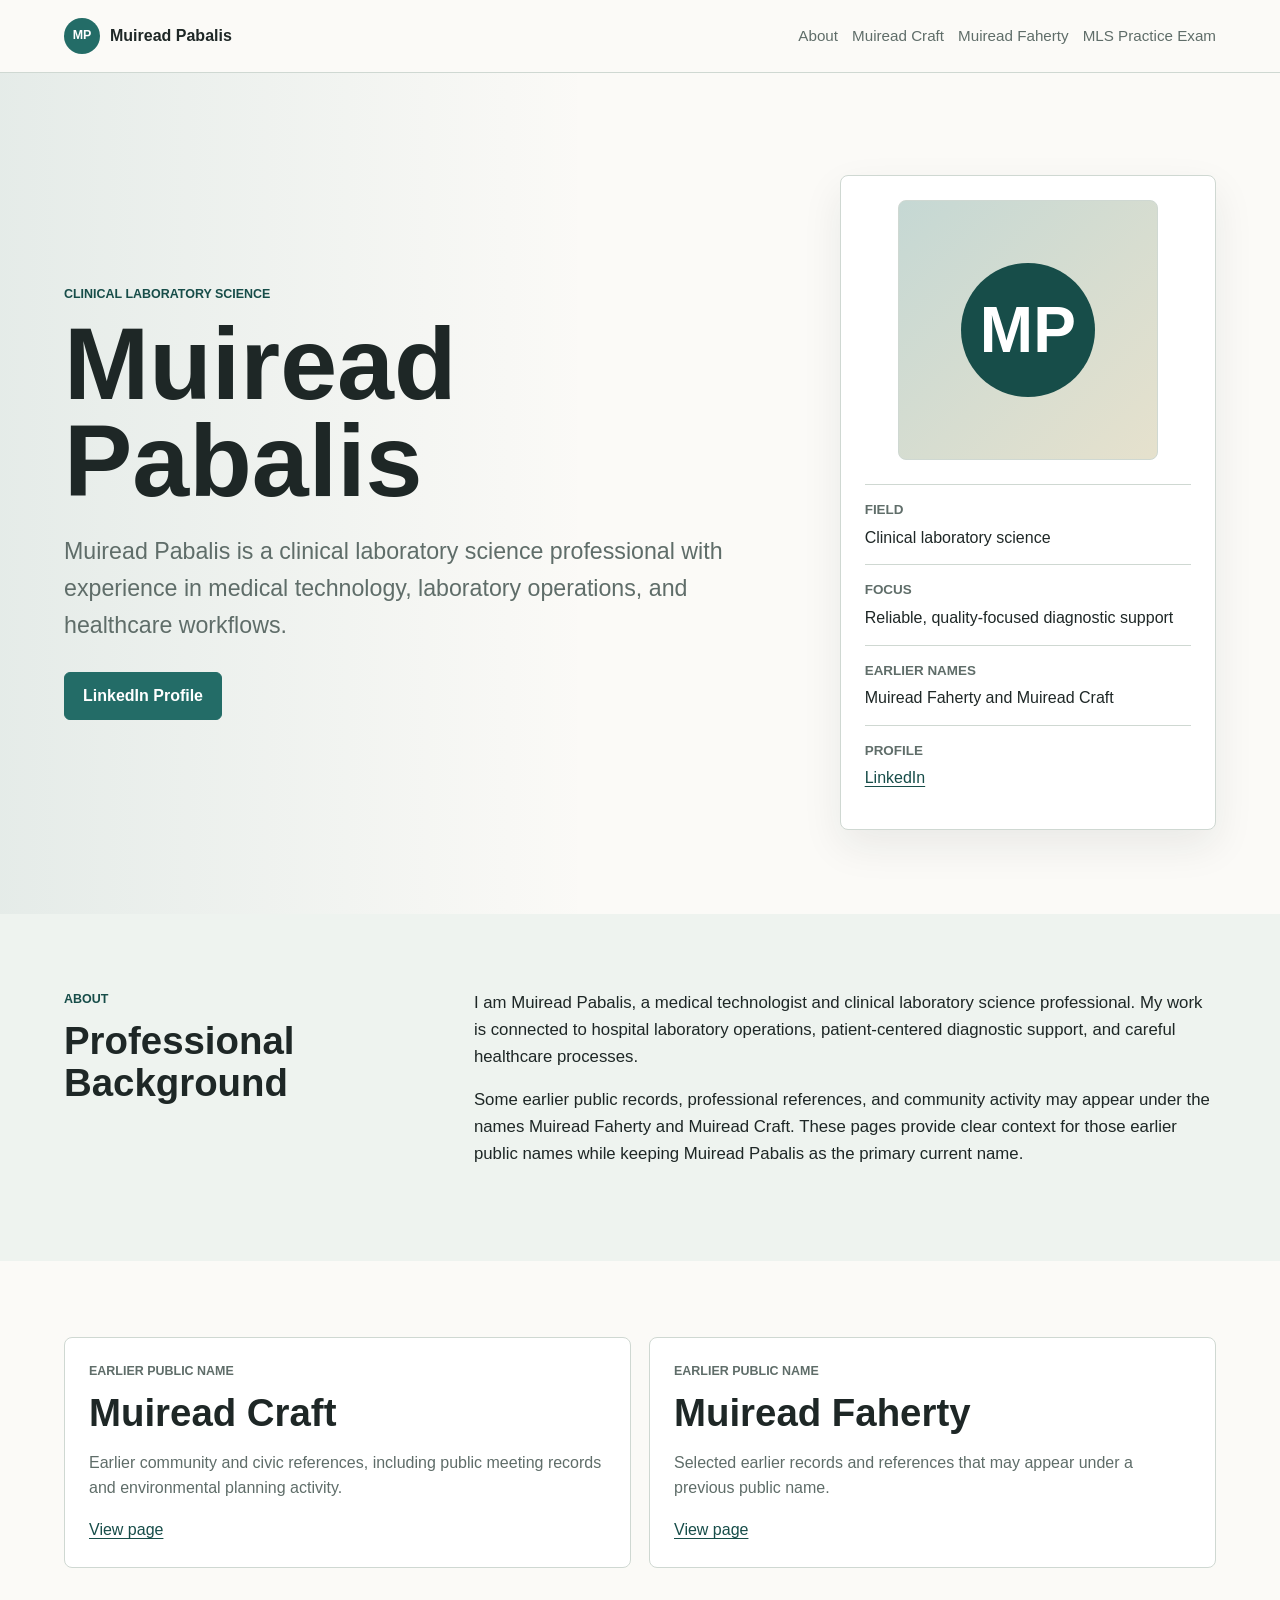
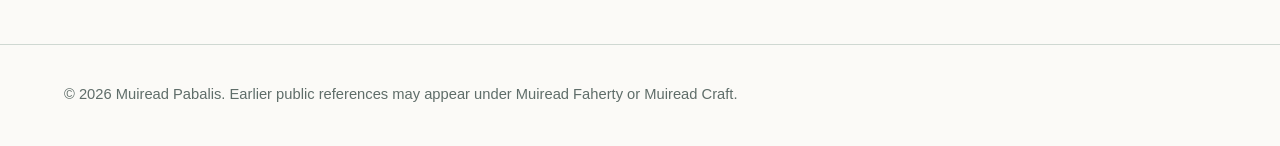
<file: index.html>
<!doctype html>
<html lang="en">
  <head>
    <meta charset="utf-8">
    <meta name="viewport" content="width=device-width, initial-scale=1">
    <title>Muiread Pabalis | Clinical Laboratory Science</title>
    <meta name="description" content="Muiread Pabalis is a clinical laboratory science professional. Earlier public records and work may also appear under the names Muiread Faherty and Muiread Craft.">
    <link rel="canonical" href="https://muireadpabalis.github.io/muireadpabalis/">
    <link rel="stylesheet" href="assets/styles.css">
    <script type="application/ld+json">
      {
        "@context": "https://schema.org",
        "@type": "Person",
        "name": "Muiread Pabalis",
        "alternateName": [
          "Muiread Faherty",
          "Muiread Craft"
        ],
        "jobTitle": "Clinical Laboratory Science Professional",
        "url": "https://muireadpabalis.github.io/muireadpabalis/",
        "sameAs": [
          "https://www.linkedin.com/in/muiread-pabalis-b6794a59/"
        ]
      }
    </script>
  </head>
  <body>
    <header class="site-header">
      <a class="brand" href="index.html" aria-label="Muiread Pabalis home">
        <span class="brand-mark">MP</span>
        <span>Muiread Pabalis</span>
      </a>
      <nav aria-label="Primary navigation">
        <a href="index.html">About</a>
        <a href="muiread-craft/">Muiread Craft</a>
        <a href="muiread-faherty/">Muiread Faherty</a>
        <a href="ascp_boc_mls_adaptive_exam_hard.html">MLS Practice Exam</a>
      </nav>
    </header>

    <main>
      <section class="hero">
        <div class="hero-copy">
          <p class="eyebrow">Clinical Laboratory Science</p>
          <h1>Muiread Pabalis</h1>
          <p class="lede">
            Muiread Pabalis is a clinical laboratory science professional with experience in medical technology, laboratory operations, and healthcare workflows.
          </p>
          <div class="actions">
            <a class="button" href="https://www.linkedin.com/in/muiread-pabalis-b6794a59/" rel="me external noopener" target="_blank">LinkedIn Profile</a>
          </div>
        </div>
        <div class="identity-panel" aria-label="Professional focus">
          <div class="profile-symbol" aria-hidden="true">
            <span>MP</span>
          </div>
          <dl>
            <div>
              <dt>Field</dt>
              <dd>Clinical laboratory science</dd>
            </div>
            <div>
              <dt>Focus</dt>
              <dd>Reliable, quality-focused diagnostic support</dd>
            </div>
            <div>
              <dt>Earlier names</dt>
              <dd>Muiread Faherty and Muiread Craft</dd>
            </div>
            <div>
              <dt>Profile</dt>
              <dd><a href="https://www.linkedin.com/in/muiread-pabalis-b6794a59/" rel="me external noopener" target="_blank">LinkedIn</a></dd>
            </div>
          </dl>
        </div>
      </section>

      <section class="content-band">
        <div class="section-heading">
          <p class="eyebrow">About</p>
          <h2>Professional Background</h2>
        </div>
        <div class="prose">
          <p>
            I am Muiread Pabalis, a medical technologist and clinical laboratory science professional. My work is connected to hospital laboratory operations, patient-centered diagnostic support, and careful healthcare processes.
          </p>
          <p>
            Some earlier public records, professional references, and community activity may appear under the names Muiread Faherty and Muiread Craft. These pages provide clear context for those earlier public names while keeping Muiread Pabalis as the primary current name.
          </p>
        </div>
      </section>

      <section class="link-grid" aria-label="Related pages">
        <article>
          <p class="eyebrow">Earlier Public Name</p>
          <h2>Muiread Craft</h2>
          <p>Earlier community and civic references, including public meeting records and environmental planning activity.</p>
          <a href="muiread-craft/">View page</a>
        </article>
        <article>
          <p class="eyebrow">Earlier Public Name</p>
          <h2>Muiread Faherty</h2>
          <p>Selected earlier records and references that may appear under a previous public name.</p>
          <a href="muiread-faherty/">View page</a>
        </article>
      </section>
    </main>

    <footer>
      <p>&copy; 2026 Muiread Pabalis. Earlier public references may appear under Muiread Faherty or Muiread Craft.</p>
    </footer>
  </body>
</html>
</file>
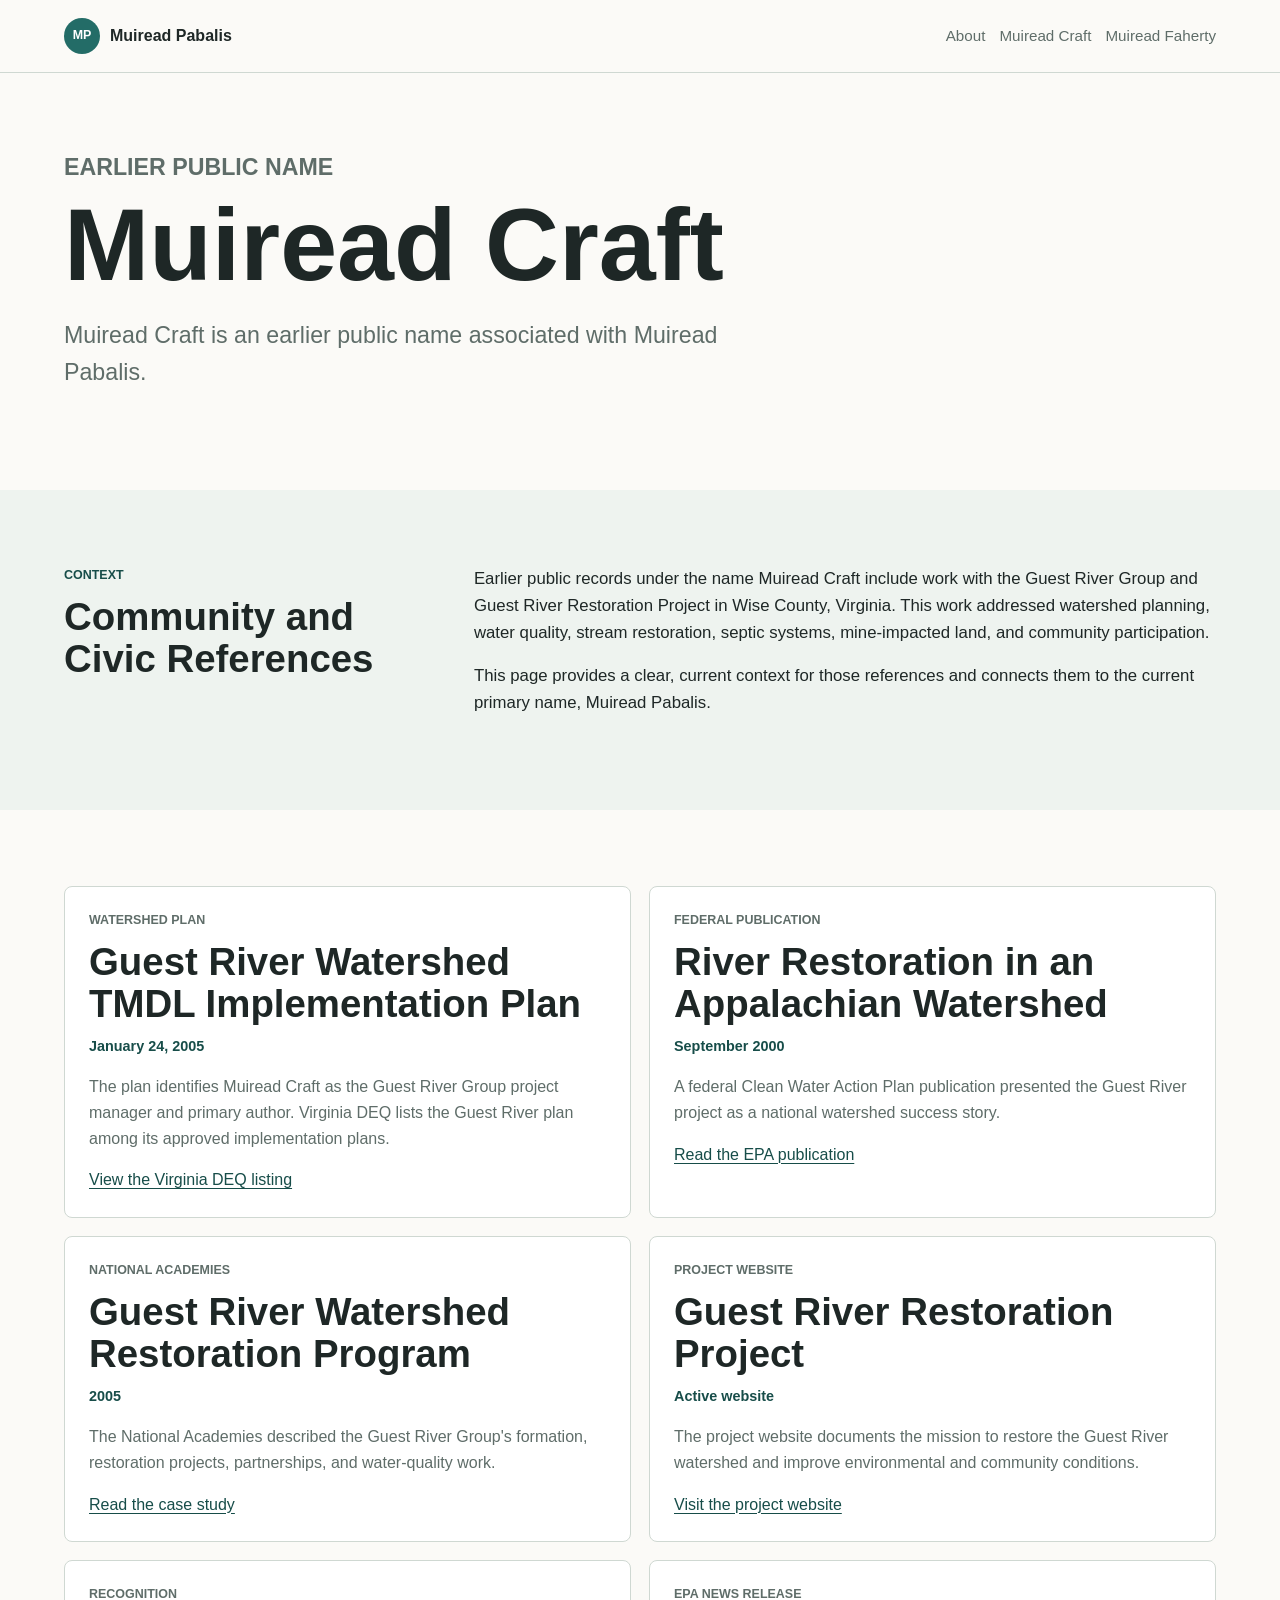
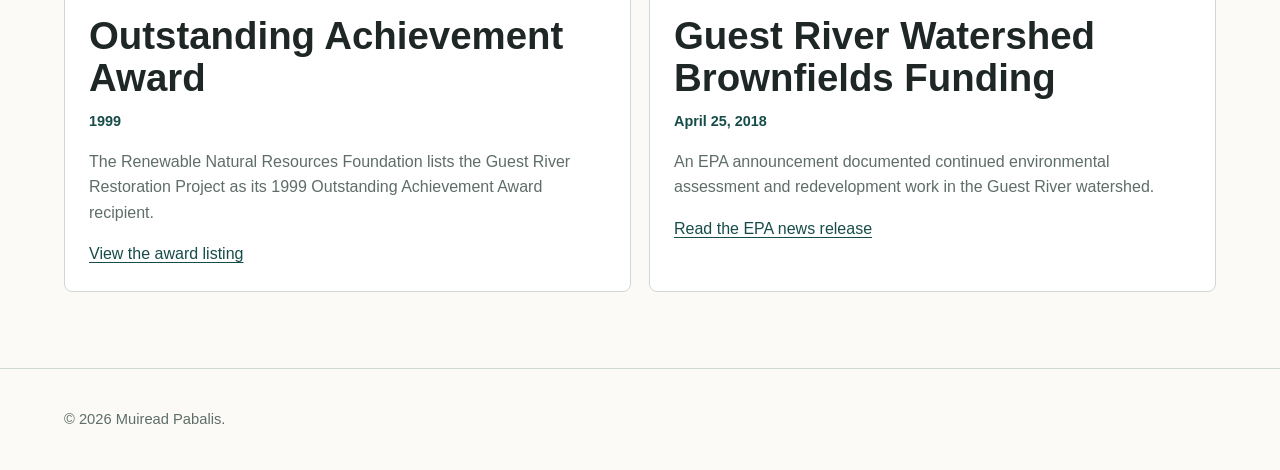
<file: muiread-craft/index.html>
<!doctype html>
<html lang="en">
  <head>
    <meta charset="utf-8">
    <meta name="viewport" content="width=device-width, initial-scale=1">
    <title>Muiread Craft | Earlier Public Work by Muiread Pabalis</title>
    <meta name="description" content="Muiread Craft is an earlier public name associated with Muiread Pabalis and the Guest River Group, Guest River Restoration Project, and watershed planning in Wise County, Virginia.">
    <link rel="canonical" href="https://muireadpabalis.github.io/muireadpabalis/muiread-craft/">
    <link rel="stylesheet" href="../assets/styles.css">
  </head>
  <body>
    <header class="site-header">
      <a class="brand" href="../index.html" aria-label="Muiread Pabalis home">
        <span class="brand-mark">MP</span>
        <span>Muiread Pabalis</span>
      </a>
      <nav aria-label="Primary navigation">
        <a href="../index.html">About</a>
        <a href="../muiread-craft/">Muiread Craft</a>
        <a href="../muiread-faherty/">Muiread Faherty</a>
      </nav>
    </header>

    <main>
      <section class="page-title">
        <p class="eyebrow">Earlier Public Name</p>
        <h1>Muiread Craft</h1>
        <p>
          Muiread Craft is an earlier public name associated with Muiread Pabalis.
        </p>
      </section>

      <section class="content-band">
        <div class="section-heading">
          <p class="eyebrow">Context</p>
          <h2>Community and Civic References</h2>
        </div>
        <div class="prose">
          <p>
            Earlier public records under the name Muiread Craft include work with the Guest River Group and Guest River Restoration Project in Wise County, Virginia. This work addressed watershed planning, water quality, stream restoration, septic systems, mine-impacted land, and community participation.
          </p>
          <p>
            This page provides a clear, current context for those references and connects them to the current primary name, Muiread Pabalis.
          </p>
        </div>
      </section>

      <section class="link-grid reference-grid" aria-label="Muiread Craft and Guest River public references">
        <article>
          <p class="eyebrow">Watershed Plan</p>
          <h2>Guest River Watershed TMDL Implementation Plan</h2>
          <p class="reference-meta">January 24, 2005</p>
          <p>The plan identifies Muiread Craft as the Guest River Group project manager and primary author. Virginia DEQ lists the Guest River plan among its approved implementation plans.</p>
          <a href="https://www.deq.virginia.gov/water/water-quality/implementation/approved-implementation-plans" rel="external">View the Virginia DEQ listing</a>
        </article>
        <article>
          <p class="eyebrow">Federal Publication</p>
          <h2>River Restoration in an Appalachian Watershed</h2>
          <p class="reference-meta">September 2000</p>
          <p>A federal Clean Water Action Plan publication presented the Guest River project as a national watershed success story.</p>
          <a href="https://nepis.epa.gov/Exe/ZyPURL.cgi?Dockey=20001P7N.TXT" rel="external">Read the EPA publication</a>
        </article>
        <article>
          <p class="eyebrow">National Academies</p>
          <h2>Guest River Watershed Restoration Program</h2>
          <p class="reference-meta">2005</p>
          <p>The National Academies described the Guest River Group's formation, restoration projects, partnerships, and water-quality work.</p>
          <a href="https://www.nationalacademies.org/read/11196/chapter/7" rel="external">Read the case study</a>
        </article>
        <article>
          <p class="eyebrow">Project Website</p>
          <h2>Guest River Restoration Project</h2>
          <p class="reference-meta">Active website</p>
          <p>The project website documents the mission to restore the Guest River watershed and improve environmental and community conditions.</p>
          <a href="https://guestriver.weebly.com/" rel="external">Visit the project website</a>
        </article>
        <article>
          <p class="eyebrow">Recognition</p>
          <h2>Outstanding Achievement Award</h2>
          <p class="reference-meta">1999</p>
          <p>The Renewable Natural Resources Foundation lists the Guest River Restoration Project as its 1999 Outstanding Achievement Award recipient.</p>
          <a href="https://rnrf.org/awards/" rel="external">View the award listing</a>
        </article>
        <article>
          <p class="eyebrow">EPA News Release</p>
          <h2>Guest River Watershed Brownfields Funding</h2>
          <p class="reference-meta">April 25, 2018</p>
          <p>An EPA announcement documented continued environmental assessment and redevelopment work in the Guest River watershed.</p>
          <a href="https://www.epa.gov/archive/epa/newsreleases/epa-announces-24-million-brownfields-grants-virginia.html" rel="external">Read the EPA news release</a>
        </article>
      </section>
    </main>

    <footer>
      <p>&copy; 2026 Muiread Pabalis.</p>
    </footer>
  </body>
</html>
</file>
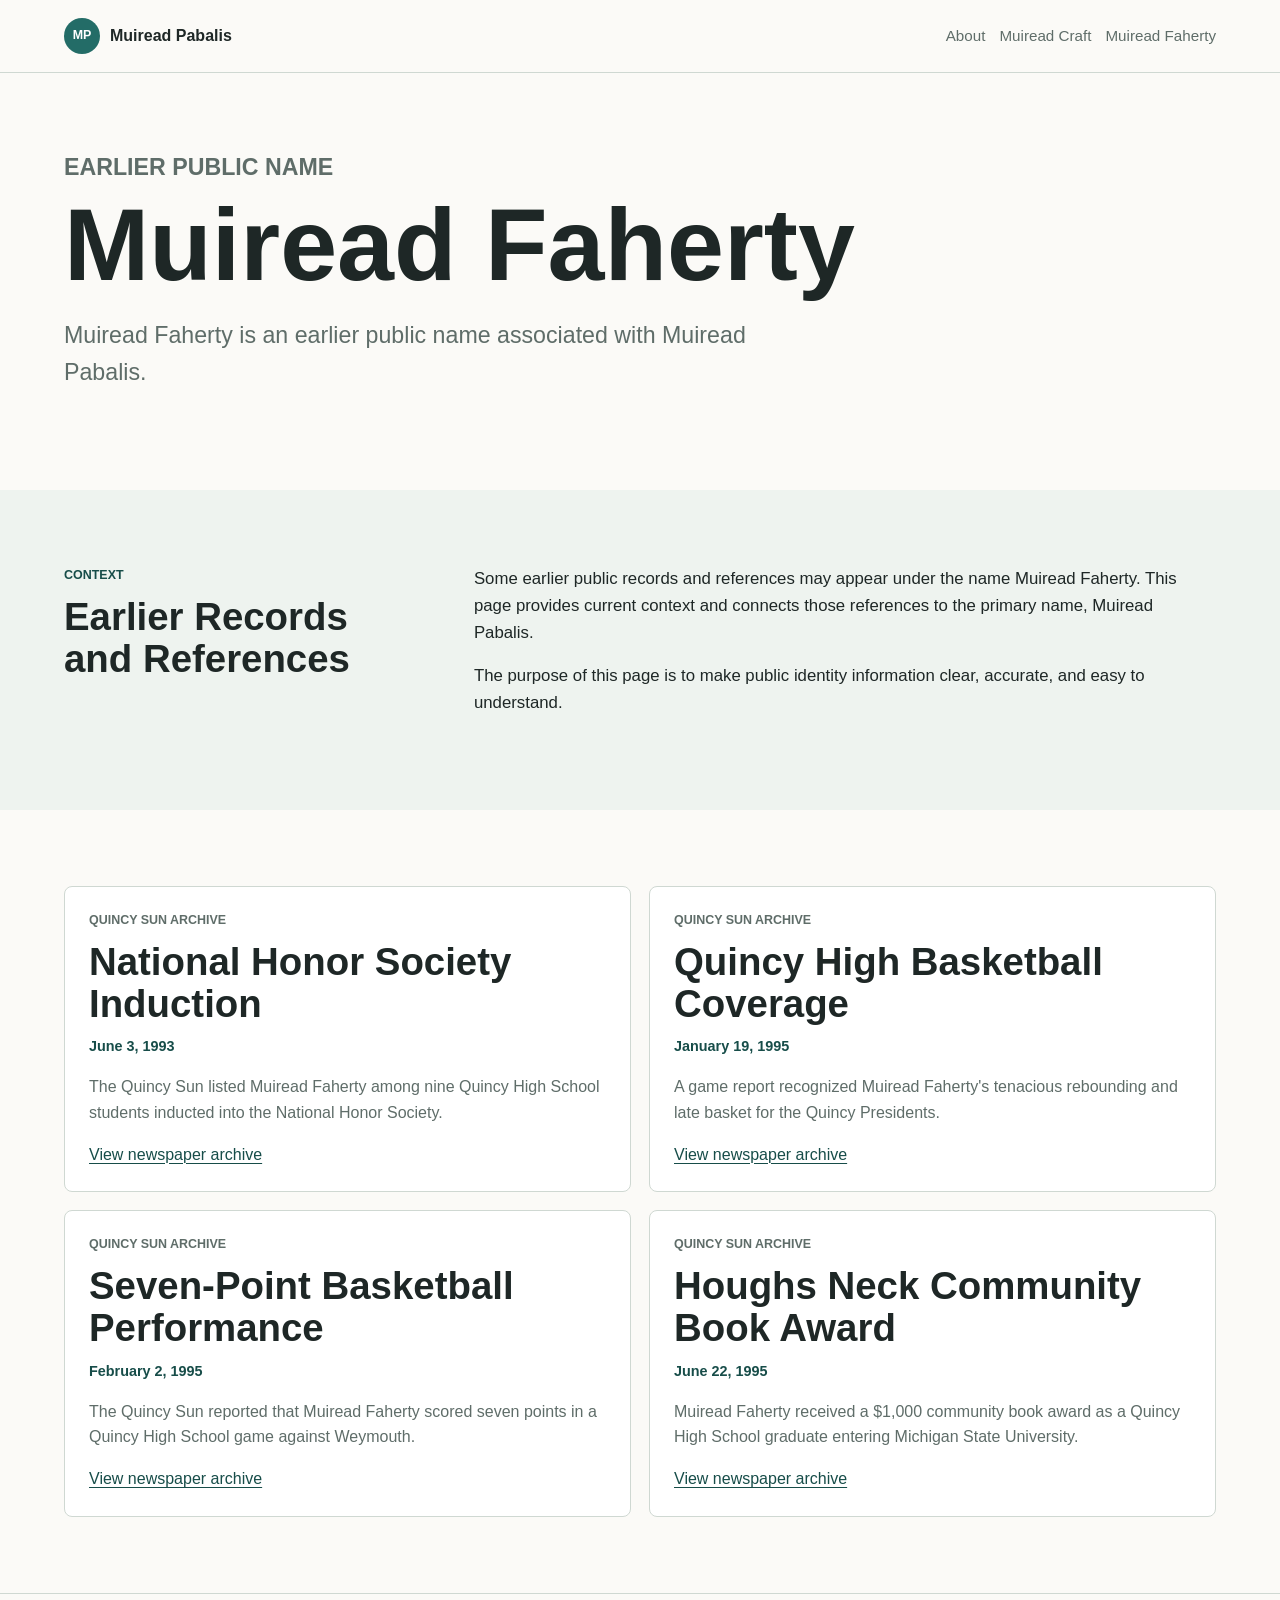
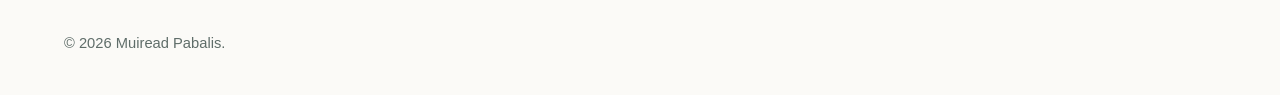
<file: muiread-faherty/index.html>
<!doctype html>
<html lang="en">
  <head>
    <meta charset="utf-8">
    <meta name="viewport" content="width=device-width, initial-scale=1">
    <title>Muiread Faherty | Earlier Public Records by Muiread Pabalis</title>
    <meta name="description" content="Muiread Faherty is an earlier public name associated with Muiread Pabalis. View verified Quincy Sun archive references from 1993 and 1995.">
    <link rel="canonical" href="https://muireadpabalis.github.io/muireadpabalis/muiread-faherty/">
    <link rel="stylesheet" href="../assets/styles.css">
  </head>
  <body>
    <header class="site-header">
      <a class="brand" href="../index.html" aria-label="Muiread Pabalis home">
        <span class="brand-mark">MP</span>
        <span>Muiread Pabalis</span>
      </a>
      <nav aria-label="Primary navigation">
        <a href="../index.html">About</a>
        <a href="../muiread-craft/">Muiread Craft</a>
        <a href="../muiread-faherty/">Muiread Faherty</a>
      </nav>
    </header>

    <main>
      <section class="page-title">
        <p class="eyebrow">Earlier Public Name</p>
        <h1>Muiread Faherty</h1>
        <p>
          Muiread Faherty is an earlier public name associated with Muiread Pabalis.
        </p>
      </section>

      <section class="content-band">
        <div class="section-heading">
          <p class="eyebrow">Context</p>
          <h2>Earlier Records and References</h2>
        </div>
        <div class="prose">
          <p>
            Some earlier public records and references may appear under the name Muiread Faherty. This page provides current context and connects those references to the primary name, Muiread Pabalis.
          </p>
          <p>
            The purpose of this page is to make public identity information clear, accurate, and easy to understand.
          </p>
        </div>
      </section>

      <section class="link-grid reference-grid" aria-label="Muiread Faherty news archive">
        <article>
          <p class="eyebrow">Quincy Sun Archive</p>
          <h2>National Honor Society Induction</h2>
          <p class="reference-meta">June 3, 1993</p>
          <p>The Quincy Sun listed Muiread Faherty among nine Quincy High School students inducted into the National Honor Society.</p>
          <a href="https://archive.org/details/Quincy_Sun_1993_Jan-June?query=%22Muiread+Faherty%22" rel="external">View newspaper archive</a>
        </article>
        <article>
          <p class="eyebrow">Quincy Sun Archive</p>
          <h2>Quincy High Basketball Coverage</h2>
          <p class="reference-meta">January 19, 1995</p>
          <p>A game report recognized Muiread Faherty's tenacious rebounding and late basket for the Quincy Presidents.</p>
          <a href="https://archive.org/details/Quincy_Sun_1995_Jan-June?query=%22Muiread+Faherty%22" rel="external">View newspaper archive</a>
        </article>
        <article>
          <p class="eyebrow">Quincy Sun Archive</p>
          <h2>Seven-Point Basketball Performance</h2>
          <p class="reference-meta">February 2, 1995</p>
          <p>The Quincy Sun reported that Muiread Faherty scored seven points in a Quincy High School game against Weymouth.</p>
          <a href="https://archive.org/details/Quincy_Sun_1995_Jan-June?query=%22Muiread+Faherty%22" rel="external">View newspaper archive</a>
        </article>
        <article>
          <p class="eyebrow">Quincy Sun Archive</p>
          <h2>Houghs Neck Community Book Award</h2>
          <p class="reference-meta">June 22, 1995</p>
          <p>Muiread Faherty received a $1,000 community book award as a Quincy High School graduate entering Michigan State University.</p>
          <a href="https://archive.org/details/Quincy_Sun_1995_Jan-June?query=%22Muread+Faherty%22" rel="external">View newspaper archive</a>
        </article>
      </section>
    </main>

    <footer>
      <p>&copy; 2026 Muiread Pabalis.</p>
    </footer>
  </body>
</html>
</file>
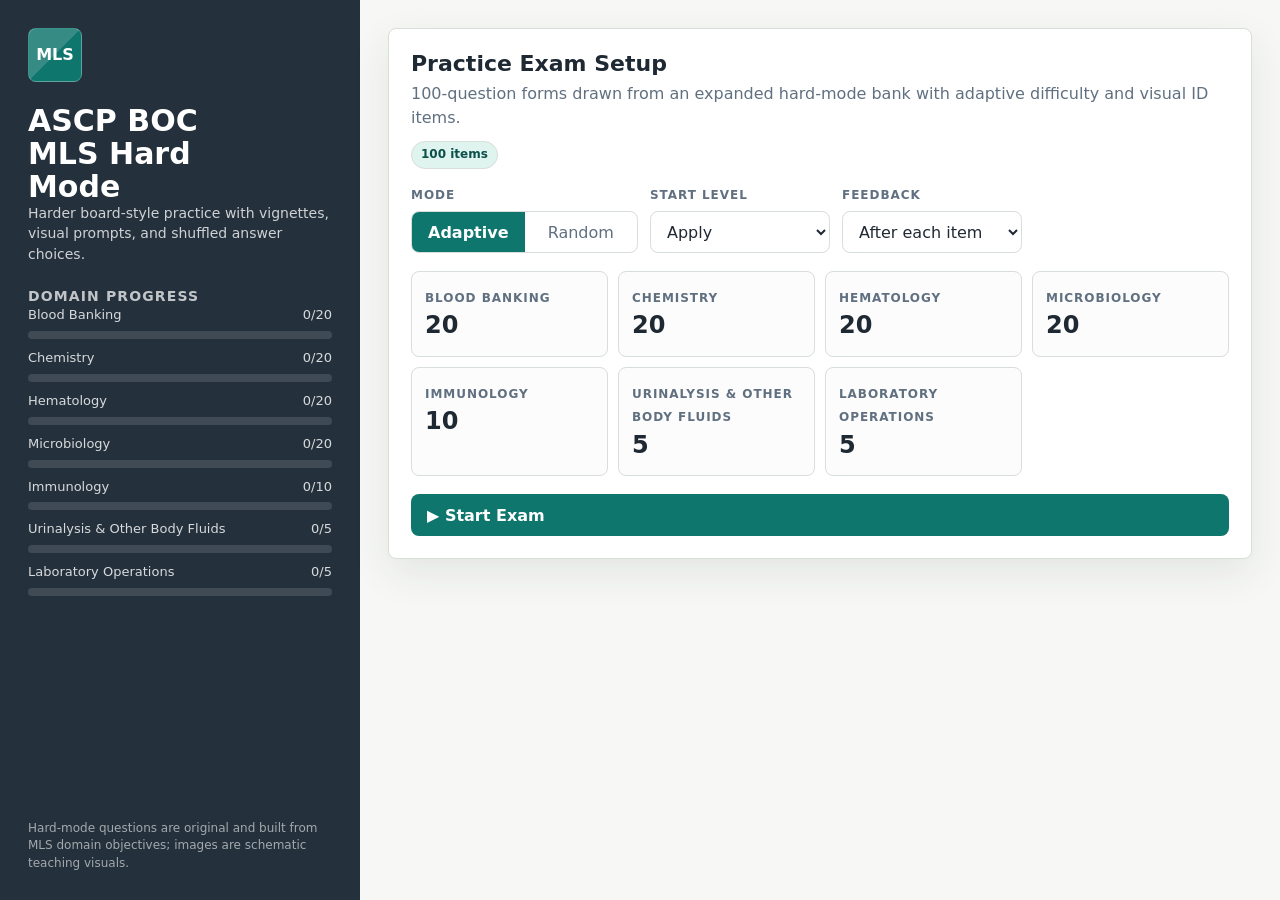
<file: ascp_boc_mls_adaptive_exam_hard.html>
<!doctype html>
<html lang="en">
<head>
  <meta charset="utf-8">
  <meta name="viewport" content="width=device-width, initial-scale=1">
  <title>ASCP BOC MLS Hard Adaptive Practice Exam</title>
  <style>
    :root {
      --bg: #f7f8f5;
      --ink: #1f2933;
      --muted: #607080;
      --line: #d8ded8;
      --panel: #ffffff;
      --teal: #0f766e;
      --teal-soft: #dff4ef;
      --rust: #b45309;
      --rust-soft: #fff0d8;
      --indigo: #4338ca;
      --red: #b42318;
      --green: #167044;
      --shadow: 0 14px 40px rgba(31, 41, 51, 0.09);
    }

    * { box-sizing: border-box; }

    body {
      margin: 0;
      color: var(--ink);
      background: var(--bg);
      font-family: Inter, ui-sans-serif, system-ui, -apple-system, BlinkMacSystemFont, "Segoe UI", sans-serif;
      line-height: 1.45;
    }

    button, input, select {
      font: inherit;
    }

    .shell {
      min-height: 100vh;
      display: grid;
      grid-template-columns: minmax(280px, 360px) 1fr;
    }

    aside {
      background: #24313c;
      color: white;
      padding: 28px;
      display: flex;
      flex-direction: column;
      gap: 22px;
    }

    main {
      padding: 28px;
      display: grid;
      align-content: start;
      gap: 18px;
    }

    h1, h2, h3, p {
      margin: 0;
    }

    h1 {
      font-size: 30px;
      line-height: 1.1;
      letter-spacing: 0;
      max-width: 12ch;
    }

    h2 {
      font-size: 22px;
      line-height: 1.2;
      letter-spacing: 0;
    }

    h3 {
      font-size: 14px;
      text-transform: uppercase;
      letter-spacing: 0.08em;
      color: rgba(255, 255, 255, 0.72);
    }

    .brand-mark {
      width: 54px;
      aspect-ratio: 1;
      display: grid;
      place-items: center;
      border-radius: 8px;
      background:
        linear-gradient(135deg, rgba(255,255,255,0.16) 0 49%, transparent 50%),
        #0f766e;
      border: 1px solid rgba(255, 255, 255, 0.2);
      font-weight: 800;
    }

    .side-text {
      color: rgba(255, 255, 255, 0.78);
      max-width: 34ch;
      font-size: 14px;
    }

    .setup,
    .exam-card,
    .result-card,
    .review-card {
      background: var(--panel);
      border: 1px solid var(--line);
      border-radius: 8px;
      box-shadow: var(--shadow);
    }

    .setup {
      padding: 22px;
      display: grid;
      gap: 18px;
      max-width: 880px;
    }

    .exam-card {
      display: none;
      overflow: hidden;
    }

    .result-card,
    .review-card {
      display: none;
      padding: 22px;
      gap: 16px;
    }

    .row {
      display: flex;
      flex-wrap: wrap;
      gap: 12px;
      align-items: center;
      justify-content: space-between;
    }

    .controls {
      display: flex;
      flex-wrap: wrap;
      gap: 12px;
      align-items: center;
    }

    .field {
      display: grid;
      gap: 7px;
      min-width: 180px;
    }

    label,
    .small-label {
      font-size: 12px;
      color: var(--muted);
      font-weight: 700;
      text-transform: uppercase;
      letter-spacing: 0.08em;
    }

    select {
      min-height: 42px;
      border-radius: 8px;
      border: 1px solid var(--line);
      background: white;
      color: var(--ink);
      padding: 0 12px;
    }

    .toggle {
      display: inline-grid;
      grid-template-columns: 1fr 1fr;
      border: 1px solid var(--line);
      border-radius: 8px;
      overflow: hidden;
      min-height: 42px;
      background: white;
    }

    .toggle button {
      border: 0;
      padding: 0 16px;
      background: transparent;
      color: var(--muted);
      cursor: pointer;
    }

    .toggle button.active {
      background: var(--teal);
      color: white;
      font-weight: 800;
    }

    .btn {
      border: 0;
      min-height: 42px;
      padding: 0 16px;
      border-radius: 8px;
      background: var(--teal);
      color: white;
      font-weight: 800;
      cursor: pointer;
      display: inline-flex;
      align-items: center;
      gap: 8px;
    }

    .btn.secondary {
      background: #e8ece8;
      color: var(--ink);
    }

    .btn.warn {
      background: var(--rust);
    }

    .btn:disabled {
      opacity: 0.55;
      cursor: not-allowed;
    }

    .domains {
      display: grid;
      gap: 10px;
    }

    .domain {
      display: grid;
      gap: 6px;
    }

    .domain-line {
      display: flex;
      justify-content: space-between;
      gap: 10px;
      font-size: 13px;
      color: rgba(255, 255, 255, 0.82);
    }

    .bar {
      height: 8px;
      border-radius: 999px;
      background: rgba(255, 255, 255, 0.12);
      overflow: hidden;
    }

    .bar span {
      display: block;
      width: 0%;
      height: 100%;
      background: linear-gradient(90deg, #5eead4, #fbbf24);
      transition: width 180ms ease;
    }

    .question-top {
      display: grid;
      grid-template-columns: 1fr auto;
      gap: 14px;
      padding: 18px 20px;
      background: #eef3ee;
      border-bottom: 1px solid var(--line);
    }

    .pill-row {
      display: flex;
      flex-wrap: wrap;
      gap: 8px;
      align-items: center;
    }

    .pill {
      display: inline-flex;
      align-items: center;
      min-height: 28px;
      padding: 0 9px;
      border-radius: 999px;
      font-size: 12px;
      font-weight: 800;
      color: #21313a;
      background: white;
      border: 1px solid var(--line);
    }

    .pill.teal { background: var(--teal-soft); color: #0b5049; }
    .pill.rust { background: var(--rust-soft); color: #7c3500; }
    .pill.indigo { background: #e8e8ff; color: #312e81; }

    .q-body {
      padding: 24px 22px 22px;
      display: grid;
      gap: 18px;
    }

    .stem {
      font-size: 20px;
      line-height: 1.35;
      max-width: 74ch;
    }

    .answers {
      display: grid;
      gap: 10px;
    }

    .answer {
      width: 100%;
      min-height: 54px;
      display: grid;
      grid-template-columns: 34px 1fr;
      align-items: center;
      gap: 12px;
      text-align: left;
      border: 1px solid var(--line);
      background: white;
      border-radius: 8px;
      padding: 10px 12px;
      cursor: pointer;
    }

    .answer:hover,
    .answer.selected {
      border-color: var(--teal);
      background: #f0fbf8;
    }

    .answer.correct {
      border-color: var(--green);
      background: #e7f6ee;
    }

    .answer.incorrect {
      border-color: var(--red);
      background: #fff0ee;
    }

    .letter {
      width: 30px;
      aspect-ratio: 1;
      border-radius: 8px;
      display: grid;
      place-items: center;
      background: #edf0ee;
      color: #354450;
      font-weight: 900;
    }

    .feedback {
      display: none;
      border-left: 5px solid var(--teal);
      background: #f4faf7;
      padding: 14px 15px;
      border-radius: 8px;
      color: #26343d;
    }

    .visual-panel {
      display: none;
      border: 1px solid var(--line);
      border-radius: 8px;
      background: #fbfcfb;
      overflow: hidden;
      max-width: 620px;
    }

    .visual-panel svg {
      width: 100%;
      height: auto;
      display: block;
    }

    .feedback.bad {
      border-left-color: var(--red);
      background: #fff7f5;
    }

    .question-actions {
      display: flex;
      flex-wrap: wrap;
      gap: 10px;
      align-items: center;
      justify-content: space-between;
      border-top: 1px solid var(--line);
      padding-top: 16px;
    }

    .stats-grid {
      display: grid;
      grid-template-columns: repeat(4, minmax(0, 1fr));
      gap: 10px;
    }

    .stat {
      border: 1px solid var(--line);
      border-radius: 8px;
      padding: 13px;
      background: #fbfcfb;
    }

    .stat strong {
      display: block;
      font-size: 24px;
    }

    table {
      width: 100%;
      border-collapse: collapse;
      font-size: 14px;
    }

    th, td {
      padding: 10px;
      border-bottom: 1px solid var(--line);
      text-align: left;
      vertical-align: top;
    }

    th {
      color: var(--muted);
      font-size: 12px;
      text-transform: uppercase;
      letter-spacing: 0.08em;
    }

    .review-list {
      display: grid;
      gap: 12px;
    }

    .review-item {
      border: 1px solid var(--line);
      border-radius: 8px;
      padding: 14px;
      display: grid;
      gap: 8px;
      background: #fbfcfb;
    }

    .source-note {
      margin-top: auto;
      font-size: 12px;
      color: rgba(255, 255, 255, 0.58);
    }

    @media (max-width: 880px) {
      .shell {
        grid-template-columns: 1fr;
      }

      aside {
        min-height: auto;
      }

      h1 {
        max-width: none;
      }

      main {
        padding: 18px;
      }

      .question-top {
        grid-template-columns: 1fr;
      }

      .stats-grid {
        grid-template-columns: repeat(2, minmax(0, 1fr));
      }
    }

    @media (max-width: 540px) {
      aside {
        padding: 22px;
      }

      .setup,
      .q-body,
      .result-card,
      .review-card {
        padding: 16px;
      }

      .stem {
        font-size: 18px;
      }

      .stats-grid {
        grid-template-columns: 1fr;
      }
    }
  </style>
</head>
<body>
  <div class="shell">
    <aside>
      <div class="brand-mark">MLS</div>
      <div>
        <h1>ASCP BOC MLS Hard Mode</h1>
        <p class="side-text">Harder board-style practice with vignettes, visual prompts, and shuffled answer choices.</p>
      </div>
      <section>
        <h3>Domain Progress</h3>
        <div class="domains" id="domainProgress"></div>
      </section>
      <p class="source-note">Hard-mode questions are original and built from MLS domain objectives; images are schematic teaching visuals.</p>
    </aside>

    <main>
      <section class="setup" id="setup">
        <div class="row">
          <div>
            <h2>Practice Exam Setup</h2>
            <p style="color: var(--muted); margin-top: 5px;">100-question forms drawn from an expanded hard-mode bank with adaptive difficulty and visual ID items.</p>
          </div>
          <span class="pill teal">100 items</span>
        </div>
        <div class="controls">
          <div class="field">
            <label>Mode</label>
            <div class="toggle" role="group" aria-label="Exam mode">
              <button type="button" class="active" id="adaptiveOn">Adaptive</button>
              <button type="button" id="adaptiveOff">Random</button>
            </div>
          </div>
          <div class="field">
            <label for="startBloom">Start Level</label>
            <select id="startBloom">
              <option value="1">Remember</option>
              <option value="2">Understand</option>
              <option value="3" selected>Apply</option>
              <option value="4">Analyze</option>
              <option value="5">Evaluate</option>
              <option value="6">Create</option>
            </select>
          </div>
          <div class="field">
            <label for="feedbackMode">Feedback</label>
            <select id="feedbackMode">
              <option value="instant" selected>After each item</option>
              <option value="end">End only</option>
            </select>
          </div>
        </div>
        <div class="stats-grid" id="blueprint"></div>
        <button type="button" class="btn" id="startBtn">▶ Start Exam</button>
      </section>

      <section class="exam-card" id="exam">
        <div class="question-top">
          <div class="pill-row">
            <span class="pill teal" id="counter">Question 1 of 100</span>
            <span class="pill rust" id="domainPill">Domain</span>
            <span class="pill indigo" id="bloomPill">Apply</span>
          </div>
          <div class="pill-row">
            <span class="pill" id="scorePill">Score 0%</span>
            <span class="pill" id="clock">00:00</span>
          </div>
        </div>
        <div class="q-body">
          <div class="visual-panel" id="visualPanel"></div>
          <p class="stem" id="stem"></p>
          <div class="answers" id="answers"></div>
          <div class="feedback" id="feedback"></div>
          <div class="question-actions">
            <button type="button" class="btn secondary" id="flagBtn">⚑ Flag</button>
            <div class="controls">
              <button type="button" class="btn" id="submitBtn" disabled>Submit</button>
              <button type="button" class="btn warn" id="nextBtn" style="display:none;">Next</button>
            </div>
          </div>
        </div>
      </section>

      <section class="result-card" id="results">
        <div class="row">
          <div>
            <h2>Exam Results</h2>
            <p style="color: var(--muted); margin-top: 5px;" id="resultLine"></p>
          </div>
          <button type="button" class="btn secondary" id="restartBtn">↻ Restart</button>
        </div>
        <div class="stats-grid" id="summaryStats"></div>
        <div style="overflow-x:auto;">
          <table>
            <thead>
              <tr>
                <th>Domain</th>
                <th>Score</th>
                <th>Target</th>
                <th>Focus</th>
              </tr>
            </thead>
            <tbody id="domainSummary"></tbody>
          </table>
        </div>
      </section>

      <section class="review-card" id="review">
        <div class="row">
          <h2>Review</h2>
          <select id="reviewFilter" aria-label="Review filter">
            <option value="all">All answered</option>
            <option value="missed">Missed only</option>
            <option value="flagged">Flagged only</option>
          </select>
        </div>
        <div class="review-list" id="reviewList"></div>
      </section>
    </main>
  </div>

  <script>
    const BLOOM = {
      1: "Remember",
      2: "Understand",
      3: "Apply",
      4: "Analyze",
      5: "Evaluate",
      6: "Create"
    };

    const VISUALS = {
      "heme_auer": "<svg viewBox=\"0 0 420 220\" role=\"img\" aria-label=\"Promyelocyte with Auer rods\"><rect width=\"420\" height=\"220\" fill=\"#f8eef3\"/><g transform=\"translate(80 30)\"><circle cx=\"70\" cy=\"80\" r=\"58\" fill=\"#caa4d8\" stroke=\"#7a4f91\" stroke-width=\"3\"/><path d=\"M36 58c34-36 88-14 80 30-5 29-38 42-66 31-29-12-34-38-14-61z\" fill=\"#6b4a8b\"/><g stroke=\"#b02a37\" stroke-width=\"5\" stroke-linecap=\"round\"><line x1=\"78\" y1=\"54\" x2=\"122\" y2=\"88\"/><line x1=\"72\" y1=\"68\" x2=\"116\" y2=\"104\"/><line x1=\"89\" y1=\"45\" x2=\"132\" y2=\"78\"/></g></g><g fill=\"#783f8e\" opacity=\".7\"><circle cx=\"250\" cy=\"75\" r=\"5\"/><circle cx=\"275\" cy=\"96\" r=\"4\"/><circle cx=\"304\" cy=\"70\" r=\"6\"/><circle cx=\"335\" cy=\"118\" r=\"4\"/><circle cx=\"238\" cy=\"132\" r=\"5\"/><circle cx=\"291\" cy=\"143\" r=\"4\"/></g></svg>",
      "heme_schistocytes": "<svg viewBox=\"0 0 420 220\" role=\"img\" aria-label=\"Peripheral smear with schistocytes\"><rect width=\"420\" height=\"220\" fill=\"#fff6f3\"/><g fill=\"#d97070\" stroke=\"#9f3f3f\" stroke-width=\"2\" opacity=\".95\"><path d=\"M55 58c30-24 62 5 39 31-23 25-60 8-53-19z\"/><path d=\"M160 54l47 15-20 44-41-28z\"/><path d=\"M280 52c31-10 56 23 34 48-27 30-72-4-50-34z\"/><path d=\"M88 145l54-18-8 52z\"/><path d=\"M232 135c33-26 70 9 42 37-25 26-67 0-53-28z\"/><path d=\"M346 142l-47 39 3-61z\"/></g></svg>",
      "heme_hyperseg": "<svg viewBox=\"0 0 420 220\" role=\"img\" aria-label=\"Hypersegmented neutrophil\"><rect width=\"420\" height=\"220\" fill=\"#f6f4ff\"/><circle cx=\"210\" cy=\"110\" r=\"74\" fill=\"#efd9e8\" stroke=\"#aa8cb4\" stroke-width=\"3\"/><g fill=\"#4e3f83\" stroke=\"#362968\" stroke-width=\"3\"><ellipse cx=\"160\" cy=\"96\" rx=\"25\" ry=\"32\"/><ellipse cx=\"195\" cy=\"75\" rx=\"24\" ry=\"30\"/><ellipse cx=\"235\" cy=\"83\" rx=\"25\" ry=\"31\"/><ellipse cx=\"262\" cy=\"119\" rx=\"24\" ry=\"32\"/><ellipse cx=\"218\" cy=\"144\" rx=\"26\" ry=\"30\"/><ellipse cx=\"176\" cy=\"136\" rx=\"22\" ry=\"28\"/></g></svg>",
      "heme_target": "<svg viewBox=\"0 0 420 220\" role=\"img\" aria-label=\"Target cells\"><rect width=\"420\" height=\"220\" fill=\"#fff8f4\"/><g transform=\"translate(30 25)\" fill=\"none\" stroke=\"#c94f4f\" stroke-width=\"14\"><circle cx=\"70\" cy=\"70\" r=\"42\"/><circle cx=\"70\" cy=\"70\" r=\"10\" fill=\"#c94f4f\" stroke=\"none\"/><circle cx=\"190\" cy=\"62\" r=\"38\"/><circle cx=\"190\" cy=\"62\" r=\"9\" fill=\"#c94f4f\" stroke=\"none\"/><circle cx=\"295\" cy=\"105\" r=\"44\"/><circle cx=\"295\" cy=\"105\" r=\"11\" fill=\"#c94f4f\" stroke=\"none\"/><circle cx=\"130\" cy=\"145\" r=\"34\"/><circle cx=\"130\" cy=\"145\" r=\"8\" fill=\"#c94f4f\" stroke=\"none\"/></g></svg>",
      "micro_gpc_clusters": "<svg viewBox=\"0 0 420 220\" role=\"img\" aria-label=\"Gram-positive cocci in clusters\"><rect width=\"420\" height=\"220\" fill=\"#fff7fb\"/><g fill=\"#6d3aa3\"><circle cx=\"170\" cy=\"70\" r=\"18\"/><circle cx=\"203\" cy=\"72\" r=\"18\"/><circle cx=\"186\" cy=\"102\" r=\"18\"/><circle cx=\"222\" cy=\"105\" r=\"18\"/><circle cx=\"154\" cy=\"106\" r=\"18\"/><circle cx=\"190\" cy=\"136\" r=\"18\"/><circle cx=\"238\" cy=\"137\" r=\"18\"/><circle cx=\"260\" cy=\"93\" r=\"18\"/><circle cx=\"133\" cy=\"139\" r=\"18\"/></g></svg>",
      "egg_trichuris": "<svg viewBox=\"0 0 420 220\" role=\"img\" aria-label=\"Trichuris egg\"><rect width=\"420\" height=\"220\" fill=\"#fbf4df\"/><ellipse cx=\"210\" cy=\"110\" rx=\"96\" ry=\"48\" fill=\"#d6a85f\" stroke=\"#79532a\" stroke-width=\"5\"/><ellipse cx=\"105\" cy=\"110\" rx=\"22\" ry=\"18\" fill=\"#f4dfab\" stroke=\"#79532a\" stroke-width=\"4\"/><ellipse cx=\"315\" cy=\"110\" rx=\"22\" ry=\"18\" fill=\"#f4dfab\" stroke=\"#79532a\" stroke-width=\"4\"/><ellipse cx=\"210\" cy=\"110\" rx=\"62\" ry=\"28\" fill=\"#c48b43\" opacity=\".45\"/></svg>",
      "egg_enterobius": "<svg viewBox=\"0 0 420 220\" role=\"img\" aria-label=\"Enterobius egg\"><rect width=\"420\" height=\"220\" fill=\"#f8f1dd\"/><path d=\"M128 83c28-52 133-62 170-8 41 59-8 117-80 117-69 0-124-51-90-109z\" fill=\"#e9d39a\" stroke=\"#7d6534\" stroke-width=\"5\"/><path d=\"M130 84c43 14 55 81 20 111\" fill=\"none\" stroke=\"#7d6534\" stroke-width=\"5\"/></svg>",
      "fungus_aspergillus": "<svg viewBox=\"0 0 420 220\" role=\"img\" aria-label=\"Septate acute angle hyphae\"><rect width=\"420\" height=\"220\" fill=\"#f1f7ef\"/><g stroke=\"#4f7d57\" stroke-width=\"10\" stroke-linecap=\"round\" fill=\"none\"><path d=\"M70 170 C130 120 170 92 240 50\"/><path d=\"M185 86 L265 115\"/><path d=\"M208 70 L265 42\"/><path d=\"M136 115 L196 154\"/></g><g stroke=\"#23482a\" stroke-width=\"3\"><line x1=\"126\" y1=\"124\" x2=\"143\" y2=\"143\"/><line x1=\"173\" y1=\"93\" x2=\"190\" y2=\"112\"/><line x1=\"222\" y1=\"61\" x2=\"239\" y2=\"80\"/></g></svg>",
      "parasite_falciparum": "<svg viewBox=\"0 0 420 220\" role=\"img\" aria-label=\"Malaria smear with rings and crescent gametocyte\"><rect width=\"420\" height=\"220\" fill=\"#fff4f4\"/><g fill=\"#df7777\" opacity=\".9\"><circle cx=\"86\" cy=\"76\" r=\"34\"/><circle cx=\"180\" cy=\"70\" r=\"32\"/><circle cx=\"285\" cy=\"85\" r=\"36\"/><circle cx=\"130\" cy=\"152\" r=\"34\"/><circle cx=\"245\" cy=\"150\" r=\"32\"/></g><g fill=\"none\" stroke=\"#5e3aa5\" stroke-width=\"5\"><circle cx=\"80\" cy=\"70\" r=\"10\"/><circle cx=\"95\" cy=\"84\" r=\"8\"/><circle cx=\"177\" cy=\"68\" r=\"9\"/><circle cx=\"284\" cy=\"82\" r=\"10\"/><path d=\"M312 148c35-35 71-18 83 16-33-15-62-12-83-16z\" fill=\"#5e3aa5\"/></g></svg>",
      "ana_centromere": "<svg viewBox=\"0 0 420 220\" role=\"img\" aria-label=\"ANA centromere pattern\"><rect width=\"420\" height=\"220\" fill=\"#07140f\"/><g fill=\"#113b2b\" stroke=\"#2a6d50\" stroke-width=\"2\"><circle cx=\"135\" cy=\"110\" r=\"62\"/><circle cx=\"285\" cy=\"110\" r=\"62\"/></g><g fill=\"#9cff83\"><circle cx=\"113\" cy=\"78\" r=\"4\"/><circle cx=\"143\" cy=\"82\" r=\"4\"/><circle cx=\"166\" cy=\"105\" r=\"4\"/><circle cx=\"104\" cy=\"118\" r=\"4\"/><circle cx=\"135\" cy=\"139\" r=\"4\"/><circle cx=\"158\" cy=\"144\" r=\"4\"/><circle cx=\"264\" cy=\"75\" r=\"4\"/><circle cx=\"296\" cy=\"82\" r=\"4\"/><circle cx=\"319\" cy=\"103\" r=\"4\"/><circle cx=\"250\" cy=\"118\" r=\"4\"/><circle cx=\"283\" cy=\"142\" r=\"4\"/><circle cx=\"311\" cy=\"139\" r=\"4\"/></g></svg>",
      "ana_homogeneous": "<svg viewBox=\"0 0 420 220\" role=\"img\" aria-label=\"ANA homogeneous pattern\"><rect width=\"420\" height=\"220\" fill=\"#07140f\"/><g fill=\"#87ff6a\" opacity=\".85\"><circle cx=\"140\" cy=\"110\" r=\"66\"/><circle cx=\"285\" cy=\"112\" r=\"60\"/></g><g fill=\"#caffbf\" opacity=\".35\"><circle cx=\"140\" cy=\"110\" r=\"35\"/><circle cx=\"285\" cy=\"112\" r=\"32\"/></g></svg>",
      "ua_rbc_cast": "<svg viewBox=\"0 0 420 220\" role=\"img\" aria-label=\"RBC cast\"><rect width=\"420\" height=\"220\" fill=\"#f8f1df\"/><rect x=\"95\" y=\"72\" width=\"230\" height=\"76\" rx=\"38\" fill=\"#d9b77b\" stroke=\"#8a6733\" stroke-width=\"4\" opacity=\".8\"/><g fill=\"#b94343\"><circle cx=\"135\" cy=\"107\" r=\"14\"/><circle cx=\"174\" cy=\"102\" r=\"13\"/><circle cx=\"210\" cy=\"116\" r=\"14\"/><circle cx=\"247\" cy=\"101\" r=\"13\"/><circle cx=\"284\" cy=\"117\" r=\"14\"/></g></svg>",
      "ua_cystine": "<svg viewBox=\"0 0 420 220\" role=\"img\" aria-label=\"Cystine crystals\"><rect width=\"420\" height=\"220\" fill=\"#f4f7fb\"/><g fill=\"#e9f1ff\" stroke=\"#61708a\" stroke-width=\"4\"><polygon points=\"130,65 175,65 198,104 175,143 130,143 108,104\"/><polygon points=\"250,78 292,78 313,114 292,150 250,150 229,114\"/><polygon points=\"175,130 213,130 232,163 213,196 175,196 156,163\"/></g></svg>"
};

    const DOMAIN_TARGETS = {
      "Blood Banking": 20,
      "Chemistry": 20,
      "Hematology": 20,
      "Microbiology": 20,
      "Immunology": 10,
      "Urinalysis & Other Body Fluids": 5,
      "Laboratory Operations": 5
    };

    const questions = [
      {
            "domain": "Blood Banking",
            "topic": "ABO discrepancy",
            "bloom": 4,
            "q": "A 64-year-old stem cell transplant recipient has historical group A records from another hospital. Today's forward type is mixed-field with anti-A and nonreactive with anti-B. Reverse grouping shows weak anti-B only. The patient received group O red cells yesterday and has severe hypogammaglobulinemia. Which explanation best accounts for the complete pattern?",
            "choices": [
                  "Recent transfusion plus weak reverse antibodies in an immunocompromised patient",
                  "A subgroup of A with anti-A1 causing weak forward anti-A reactivity",
                  "Acquired B phenomenon in a group A patient after gram-negative sepsis",
                  "Cold autoanti-I causing reverse-grouping reactivity only"
            ],
            "answer": 0,
            "rationale": "Mixed-field forward typing after transfusion and weak reverse reactions from hypogammaglobulinemia can coexist and must be resolved with history and repeat/selected testing."
      },
      {
            "domain": "Blood Banking",
            "topic": "Antibody identification",
            "bloom": 5,
            "q": "A group O patient has a positive antibody screen at AHG. Panel cells show reactions only with E-positive cells, but every E-positive screening cell is also c-positive. The autocontrol and DAT are negative. The patient is E-negative and c-negative. What is the best next action before issuing units?",
            "choices": [
                  "Test selected E-positive c-negative and E-negative c-positive cells, then provide antigen-negative compatible units for confirmed specificities",
                  "Report anti-E only because E and c are commonly inherited together",
                  "Use enzyme-treated cells as the only confirmation because Rh antibodies are enhanced by enzymes",
                  "Adsorb the plasma with patient cells and issue E-negative units only"
            ],
            "answer": 0,
            "rationale": "Selected cells are needed to separate linked antigen patterns. A patient negative for both antigens can make anti-E, anti-c, or both."
      },
      {
            "domain": "Blood Banking",
            "topic": "Delayed hemolytic reaction",
            "bloom": 4,
            "q": "Seven days after transfusion, a patient has falling hemoglobin, mild jaundice, new positive DAT, and a newly detectable anti-Jka. The pretransfusion antibody screen was negative. Which mechanism best explains the event?",
            "choices": [
                  "Anamnestic response from an evanescent Kidd alloantibody",
                  "Primary alloimmunization to a newly formed anti-A1",
                  "Complement-only cold agglutinin disease triggered by transfusion",
                  "Passive antibody transfer from donor plasma"
            ],
            "answer": 0,
            "rationale": "Kidd antibodies can fall below detection and then reappear after antigen exposure, causing delayed hemolytic transfusion reaction."
      },
      {
            "domain": "Blood Banking",
            "topic": "Transfusion reaction workup",
            "bloom": 5,
            "q": "A nurse reports fever, flank pain, hypotension, and dark urine 20 minutes after starting red cells. The postreaction plasma is pink. The clerical check finds two patients with similar last names on the unit. What result would most strongly support acute immune hemolysis?",
            "choices": [
                  "Postreaction DAT positive with repeat ABO incompatibility between patient and unit segment",
                  "Postreaction DAT negative with unchanged plasma color and negative clerical check",
                  "Positive DAT only on the pretransfusion sample with no hemolysis markers",
                  "New anti-HLA antibody with platelet refractoriness"
            ],
            "answer": 0,
            "rationale": "Acute hemolytic reactions are supported by hemoglobinemia, DAT positivity, and incompatibility/clerical evidence."
      },
      {
            "domain": "Blood Banking",
            "topic": "DAT interpretation",
            "bloom": 4,
            "q": "A newborn has jaundice. Cord DAT is positive with anti-IgG only. Eluate from the infant's cells reacts with D-positive reagent cells and not D-negative cells. The mother is group A, Rh negative with no anti-A,B issue. What is the most likely cause?",
            "choices": [
                  "Maternal IgG anti-D coating infant red cells",
                  "Maternal IgG anti-A,B causing ABO hemolytic disease despite Rh compatibility",
                  "Passive anti-D from antenatal RhIG coating only maternal red cells",
                  "Infant autoanti-I causing complement-only DAT positivity"
            ],
            "answer": 0,
            "rationale": "Maternal IgG can cross the placenta, bind fetal D-positive cells, and be recovered by elution."
      },
      {
            "domain": "Blood Banking",
            "topic": "Massive transfusion",
            "bloom": 5,
            "q": "A trauma patient has received 12 red cell units. The surgical field is oozing. Labs: platelet count 38 x 10^9/L, fibrinogen 90 mg/dL, PT and aPTT prolonged, ionized calcium low. Which product strategy best matches the laboratory pattern?",
            "choices": [
                  "Balanced component resuscitation including plasma, platelets, cryoprecipitate/fibrinogen replacement, and calcium monitoring",
                  "Red cells plus plasma only because fibrinogen will correct with thawed plasma",
                  "Platelets alone because thrombocytopenia explains all prolonged coagulation tests",
                  "Cryoprecipitate only because fibrinogen is the sole abnormality"
            ],
            "answer": 0,
            "rationale": "Massive transfusion coagulopathy can require factor, platelet, fibrinogen, and calcium support guided by labs and protocol."
      },
      {
            "domain": "Blood Banking",
            "topic": "Compatibility policy",
            "bloom": 5,
            "q": "A patient has a historical anti-K and anti-Fya. The current antibody screen is negative. Two emergency units were transfused before the history was available. Which policy is most appropriate for subsequent nonemergent red cells?",
            "choices": [
                  "Provide K-negative, Fya-negative units crossmatch compatible at AHG",
                  "Use electronic crossmatch if the current antibody screen is negative twice",
                  "Provide K-negative units only because anti-Fya is not clinically significant after it disappears",
                  "Issue least-incompatible units without antigen typing because the antibodies are historical"
            ],
            "answer": 0,
            "rationale": "Clinically significant historical antibodies must be honored even when not currently detectable."
      },
      {
            "domain": "Blood Banking",
            "topic": "RhIG dosing",
            "bloom": 4,
            "q": "An Rh-negative postpartum patient delivers an Rh-positive infant. Rosette screen is positive. Kleihauer-Betke shows 1.1% fetal cells. Maternal blood volume is estimated at 5000 mL. Approximately how many 300 ug RhIG vials are required after rounding and adding one vial safety margin?",
            "choices": [
                  "3 vials",
                  "2 vials",
                  "4 vials",
                  "6 vials"
            ],
            "answer": 0,
            "rationale": "Fetal bleed is about 55 mL whole blood; 55/30 = 1.83, round to 2 and add one vial = 3."
      },
      {
            "domain": "Blood Banking",
            "topic": "Product selection",
            "bloom": 4,
            "q": "A patient with IgA deficiency and prior anaphylactic transfusion reaction now needs red cells for symptomatic anemia. Which component is best if available?",
            "choices": [
                  "Washed red cells or red cells from an IgA-deficient donor per policy",
                  "Leukoreduced red cells because leukocytes contain most IgA",
                  "Irradiated red cells because lymphocyte inactivation prevents anaphylaxis",
                  "CMV-seronegative red cells because CMV antibodies cross-react with IgA"
            ],
            "answer": 0,
            "rationale": "Severe allergic/anaphylactic reactions related to plasma proteins are mitigated by removing plasma or using IgA-deficient products."
      },
      {
            "domain": "Blood Banking",
            "topic": "Platelet refractoriness",
            "bloom": 5,
            "q": "A leukemia patient has poor 1-hour corrected count increments after multiple platelet transfusions. Fever and splenomegaly are absent. HLA antibody screen is strongly positive. What is the best next transfusion approach?",
            "choices": [
                  "HLA-matched or crossmatch-compatible platelets",
                  "ABO-identical random platelets with no HLA selection",
                  "Washed platelets to remove donor plasma antibodies",
                  "Irradiated platelets to improve the corrected count increment"
            ],
            "answer": 0,
            "rationale": "Immune platelet refractoriness from HLA antibodies is managed with compatible or HLA-selected platelet products."
      },
      {
            "domain": "Blood Banking",
            "topic": "Cold autoantibody",
            "bloom": 4,
            "q": "Pretransfusion testing shows panagglutination at immediate spin and room temperature, high MCHC on the CBC, and resolution of ABO discrepancy after warming. AHG antibody screen is negative with prewarmed technique. What is the most likely interference?",
            "choices": [
                  "Cold autoagglutinin",
                  "Warm panreactive autoantibody with positive IgG DAT",
                  "Rouleaux from hyperproteinemia causing saline-reversible agglutination",
                  "Anti-M reacting at AHG with dosage"
            ],
            "answer": 0,
            "rationale": "Cold autoagglutinins can cause ABO discrepancies and spurious CBC indices; prewarming reduces cold reactivity."
      },
      {
            "domain": "Blood Banking",
            "topic": "Elution",
            "bloom": 4,
            "q": "A recently transfused patient has a positive DAT and falling hemoglobin. The plasma antibody screen is weakly positive, but the eluate from patient red cells reacts with Jka-positive cells. Why is the eluate useful here?",
            "choices": [
                  "It recovers antibody bound to transfused red cells and may reveal the specificity causing hemolysis",
                  "It removes cold autoantibody so ABO reverse typing can be interpreted",
                  "It determines whether antibody in plasma is IgM or IgG by thermal amplitude",
                  "It quantifies the amount of donor red cells remaining in circulation"
            ],
            "answer": 0,
            "rationale": "Elution can identify antibody coating red cells in vivo, especially in delayed transfusion reactions."
      },
      {
            "domain": "Blood Banking",
            "topic": "Neonatal transfusion",
            "bloom": 4,
            "q": "A premature infant of a group O mother needs red cells. The infant is group A, DAT weak positive, and maternal plasma contains anti-A,B. Which compatibility principle is most important?",
            "choices": [
                  "Crossmatch donor red cells with maternal plasma or infant serum and avoid target antigens for maternal antibodies",
                  "Use only group A red cells because the infant's forward type is A",
                  "Use group O red cells without AHG crossmatch if the infant DAT is weak",
                  "Use infant reverse typing to prove anti-A,B has disappeared"
            ],
            "answer": 0,
            "rationale": "Maternal IgG antibodies persist in the neonate and guide compatibility testing."
      },
      {
            "domain": "Blood Banking",
            "topic": "Molecular typing",
            "bloom": 5,
            "q": "A patient with sickle cell disease has been transfused repeatedly and needs extended antigen matching. Serologic phenotype is mixed-field for several antigens. What is the best method to predict the patient's antigen profile?",
            "choices": [
                  "Red cell genotyping",
                  "Adsorption with enzyme-treated donor cells followed by phenotyping",
                  "DAT-negative cell separation and serologic typing only",
                  "Immediate-spin crossmatch with phenotype-matched units"
            ],
            "answer": 0,
            "rationale": "Genotyping is valuable when recent transfusion makes serologic phenotyping unreliable."
      },
      {
            "domain": "Blood Banking",
            "topic": "Weak D policy",
            "bloom": 4,
            "q": "A pregnant patient types RhD negative by immediate-spin anti-D but weak D positive by IAT. The lab has access to RHD genotyping. Which result would support treating her as RhD positive for RhIG decisions?",
            "choices": [
                  "Weak D type 1, 2, or 3 genotype",
                  "Partial DVI genotype",
                  "Weak D result caused by recent Rh-positive transfusion",
                  "Serologic weak D with anti-D currently detectable"
            ],
            "answer": 0,
            "rationale": "Patients with common weak D types 1, 2, or 3 are generally not considered at risk for anti-D alloimmunization."
      },
      {
            "domain": "Blood Banking",
            "topic": "TRALI vs TACO",
            "bloom": 5,
            "q": "A patient develops acute dyspnea and bilateral pulmonary infiltrates within 2 hours of plasma transfusion. BNP is not elevated, there is fever and hypotension, and no signs of circulatory overload. Which diagnosis best fits?",
            "choices": [
                  "Transfusion-related acute lung injury",
                  "Transfusion-associated circulatory overload",
                  "Severe allergic transfusion reaction with bronchospasm",
                  "Acute hemolytic transfusion reaction with pulmonary edema"
            ],
            "answer": 0,
            "rationale": "TRALI presents with noncardiogenic pulmonary edema, hypoxemia, fever/hypotension, and temporal association with transfusion."
      },
      {
            "domain": "Blood Banking",
            "topic": "Antibody titers",
            "bloom": 4,
            "q": "A prenatal anti-D titer rises from 4 to 16 between visits using the same method. Which interpretation is best?",
            "choices": [
                  "A clinically significant fourfold increase that may require obstetric follow-up",
                  "A one-dilution change that is within expected method variation",
                  "A titer below the critical threshold that rules out fetal risk",
                  "Evidence that passive RhIG is the only source of anti-D"
            ],
            "answer": 0,
            "rationale": "A two-tube dilution rise is a fourfold increase and can be clinically significant in prenatal monitoring."
      },
      {
            "domain": "Blood Banking",
            "topic": "Plasma compatibility",
            "bloom": 3,
            "q": "A group AB patient requires emergency plasma, but AB plasma is unavailable. Which plasma type is generally the next most compatible choice regarding ABO antibodies?",
            "choices": [
                  "Group A plasma may be used by policy because it lacks anti-A and often has lower anti-B risk than group O plasma",
                  "Group O plasma because it is the universal plasma donor",
                  "Group B plasma because it lacks anti-B against the recipient",
                  "Any Rh-negative plasma because Rh type determines plasma compatibility"
            ],
            "answer": 0,
            "rationale": "Plasma compatibility concerns donor antibodies against recipient cells. Group O plasma contains both anti-A and anti-B."
      },
      {
            "domain": "Blood Banking",
            "topic": "Quality systems",
            "bloom": 6,
            "q": "A transfusion service documents two wrong-blood-in-tube near misses and one mislabeled specimen rejection from the same emergency department shift pattern. Which corrective action is strongest?",
            "choices": [
                  "Design a targeted bedside collection audit with two-identifier observation, immediate feedback, retraining, and monitored rejection/WBIT metrics",
                  "Add a second technologist review only after specimens arrive in the blood bank",
                  "Require an antibody screen on every mislabeled specimen before rejection",
                  "Replace ABO confirmation testing with universal group O issue for that shift"
            ],
            "answer": 0,
            "rationale": "A quality plan should address the process failure, measure outcomes, and verify effectiveness."
      },
      {
            "domain": "Blood Banking",
            "topic": "IAT troubleshooting",
            "bloom": 5,
            "q": "An AHG crossmatch is negative, but check cells fail to agglutinate in the negative tube. The technologist already added IgG-sensitized check cells. What is the correct interpretation?",
            "choices": [
                  "The negative AHG test is invalid and must be repeated",
                  "The AHG crossmatch is valid if the antibody screen was negative",
                  "The unit is compatible but should be labeled AHG-control negative",
                  "The failure indicates donor red cells are DAT positive"
            ],
            "answer": 0,
            "rationale": "Failure of check cells indicates AHG reagent was neutralized, omitted, or inactive; negative AHG results are invalid."
      },
      {
            "domain": "Chemistry",
            "topic": "Acid-base",
            "bloom": 5,
            "q": "An ICU patient has pH 7.18, pCO2 24 mm Hg, HCO3 9 mmol/L, Na 138, Cl 102, lactate 8 mmol/L. Which interpretation best integrates the blood gas and chemistry?",
            "choices": [
                  "High anion gap metabolic acidosis with respiratory compensation",
                  "Mixed metabolic acidosis and primary respiratory alkalosis",
                  "Normal anion gap metabolic acidosis with appropriate compensation",
                  "Primary respiratory alkalosis with renal compensation"
            ],
            "answer": 0,
            "rationale": "Low pH and low bicarbonate indicate metabolic acidosis; anion gap is 27, and low pCO2 is compensatory."
      },
      {
            "domain": "Chemistry",
            "topic": "Endocrinology",
            "bloom": 4,
            "q": "A patient has fatigue, weight gain, TSH 0.05 mIU/L, and free T4 0.5 ng/dL. Which follow-up interpretation is most appropriate?",
            "choices": [
                  "Central hypothyroidism should be considered because TSH is inappropriately low for the low free T4",
                  "Early primary hypothyroidism before pituitary response develops",
                  "Subclinical hyperthyroidism with nonthyroidal illness lowering free T4",
                  "Assay interference from heterophile antibody until proven otherwise"
            ],
            "answer": 0,
            "rationale": "Low free T4 with low or inappropriately normal TSH suggests pituitary/hypothalamic disease."
      },
      {
            "domain": "Chemistry",
            "topic": "Therapeutic drug monitoring",
            "bloom": 4,
            "q": "A vancomycin trough is drawn from a line shortly after the drug was infused through the same lumen. The result is unexpectedly toxic, but renal function and timing history do not fit. What is the most likely problem?",
            "choices": [
                  "Specimen contamination from the infusion line",
                  "Peak level drawn at the correct post-infusion interval",
                  "Accumulation from acute kidney injury despite stable creatinine",
                  "Falsely increased result from hemolysis"
            ],
            "answer": 0,
            "rationale": "Line contamination can falsely elevate drug levels, especially if drawn from the infusion lumen."
      },
      {
            "domain": "Chemistry",
            "topic": "Osmolar gap",
            "bloom": 5,
            "q": "A comatose patient has measured osmolality 375 mOsm/kg, calculated osmolality 300 mOsm/kg, high anion gap acidosis, and calcium oxalate crystals in urine. Which intoxication is most consistent?",
            "choices": [
                  "Ethylene glycol",
                  "Methanol",
                  "Isopropanol",
                  "Diabetic ketoacidosis without toxic alcohol ingestion"
            ],
            "answer": 0,
            "rationale": "Ethylene glycol can cause osmolar gap, high anion gap acidosis, and calcium oxalate crystalluria."
      },
      {
            "domain": "Chemistry",
            "topic": "Interferences",
            "bloom": 4,
            "q": "A sample drawn above an IV has Na 154, Cl 122, glucose 420, and a comment that the arm was receiving normal saline with dextrose. The patient was not hyperglycemic by bedside meter. What is the best action?",
            "choices": [
                  "Reject or recollect because IV contamination is likely",
                  "Release with a comment that hypertonic dehydration is likely",
                  "Correct sodium for glucose and report the corrected panel",
                  "Repeat only chloride because chloride is the most IV-sensitive analyte"
            ],
            "answer": 0,
            "rationale": "IV contamination can create implausible electrolyte/glucose patterns and requires recollection."
      },
      {
            "domain": "Chemistry",
            "topic": "Proteins",
            "bloom": 5,
            "q": "SPEP shows a small M spike. Serum free light chains show kappa/lambda ratio of 24. Urine immunofixation detects free kappa light chains. Creatinine is rising. What is the key analytic concern in monitoring?",
            "choices": [
                  "Intact immunoglobulin may underestimate disease burden when free light chains predominate",
                  "Serum free light chains are unreliable when urine immunofixation is positive",
                  "IgA monoclonal proteins cannot be detected by electrophoresis",
                  "Creatinine elevation invalidates serum protein electrophoresis"
            ],
            "answer": 0,
            "rationale": "Light-chain disease may require serum free light chain and urine studies rather than relying only on SPEP M spike."
      },
      {
            "domain": "Chemistry",
            "topic": "Cardiac markers",
            "bloom": 5,
            "q": "A patient with chronic kidney disease has mildly elevated high-sensitivity troponin at baseline. Three hours later, the value rises by 65% with ischemic ECG changes. What is the best interpretation?",
            "choices": [
                  "Dynamic change supports acute myocardial injury despite chronic baseline elevation",
                  "Chronic kidney disease prevents use of serial troponin delta criteria",
                  "The baseline elevation means only CK-MB should be interpreted",
                  "A 65% rise is expected analytic variation for high-sensitivity assays"
            ],
            "answer": 0,
            "rationale": "Serial change and clinical context are essential when baseline troponin is chronically elevated."
      },
      {
            "domain": "Chemistry",
            "topic": "Liver enzymes",
            "bloom": 4,
            "q": "AST and ALT are greater than 2000 U/L, LD is high, bilirubin is modestly elevated, and alkaline phosphatase is only mildly increased after a hypotensive episode. Which cause is most likely?",
            "choices": [
                  "Ischemic hepatitis",
                  "Acute viral hepatitis A with cholestatic pattern",
                  "Extrahepatic obstruction from common bile duct stone",
                  "Alcoholic hepatitis with AST:ALT ratio greater than 2"
            ],
            "answer": 0,
            "rationale": "Very high transaminases after shock/hypotension are classic for ischemic hepatic injury."
      },
      {
            "domain": "Chemistry",
            "topic": "Diabetes",
            "bloom": 4,
            "q": "A patient with hemolytic anemia has fasting glucoses around 180 mg/dL, but HbA1c is 5.1%. What best explains the discordance?",
            "choices": [
                  "Shortened red cell survival falsely lowers HbA1c",
                  "Carbamylated hemoglobin from renal disease falsely lowers HbA1c",
                  "Iron deficiency falsely lowers HbA1c despite hyperglycemia",
                  "Postprandial glucose spikes do not affect HbA1c"
            ],
            "answer": 0,
            "rationale": "Reduced RBC lifespan decreases exposure time for glycation and can falsely lower HbA1c."
      },
      {
            "domain": "Chemistry",
            "topic": "Electrolytes",
            "bloom": 4,
            "q": "Severe hyperlipidemia produces Na 126 mmol/L by an indirect ISE method, but measured serum osmolality is normal and direct ISE sodium is 139 mmol/L. What is this called?",
            "choices": [
                  "Pseudohyponatremia",
                  "Hypertonic hyponatremia from glucose",
                  "Hypotonic hyponatremia from SIADH",
                  "Translocational hyponatremia from mannitol"
            ],
            "answer": 0,
            "rationale": "Indirect ISE methods can show low sodium when plasma water fraction is reduced by lipids/proteins."
      },
      {
            "domain": "Chemistry",
            "topic": "Renal",
            "bloom": 4,
            "q": "A urine albumin/creatinine ratio is elevated on a random specimen from a diabetic patient. Why is creatinine included in the ratio?",
            "choices": [
                  "To adjust albumin excretion for urine concentration",
                  "To estimate glomerular filtration rate from the same specimen",
                  "To distinguish albumin from tubular protein",
                  "To correct albumin for urine pH"
            ],
            "answer": 0,
            "rationale": "Creatinine normalization helps account for urine dilution/concentration in random samples."
      },
      {
            "domain": "Chemistry",
            "topic": "Bilirubin",
            "bloom": 4,
            "q": "A neonate has high unconjugated bilirubin, negative direct bilirubin, and risk of kernicterus. Why does unconjugated bilirubin create neurologic risk?",
            "choices": [
                  "It is lipid soluble and can cross the immature blood-brain barrier when binding capacity is exceeded",
                  "It is water soluble and accumulates in CSF when renal clearance is low",
                  "It directly precipitates calcium in basal ganglia tissue",
                  "It displaces albumin-bound conjugated bilirubin into urine"
            ],
            "answer": 0,
            "rationale": "Unconjugated bilirubin is lipid soluble and neurotoxic at high levels in neonates."
      },
      {
            "domain": "Chemistry",
            "topic": "Enzymes",
            "bloom": 4,
            "q": "A patient has macroamylasemia. Serum amylase is high, urine amylase is low, and renal function is normal. Which explanation is best?",
            "choices": [
                  "Amylase is complexed with immunoglobulin and too large for renal filtration",
                  "Renal tubular injury prevents urinary amylase secretion",
                  "Pancreatic amylase is converted to salivary amylase in serum",
                  "Lipemia causes falsely low urine amylase only"
            ],
            "answer": 0,
            "rationale": "Macroamylase complexes remain in serum and are not efficiently filtered."
      },
      {
            "domain": "Chemistry",
            "topic": "Method comparison",
            "bloom": 5,
            "q": "A new creatinine enzymatic method has slope 1.00, intercept -0.1 mg/dL, and correlation 0.99 versus the current method, but bias at the medical decision point is clinically unacceptable. What should the lab do?",
            "choices": [
                  "Investigate bias and clinical acceptability rather than relying on correlation alone",
                  "Accept the method because slope and correlation prove agreement",
                  "Adjust the reference interval only and implement the method",
                  "Use control recovery to override patient comparison bias"
            ],
            "answer": 0,
            "rationale": "Correlation does not prove agreement. Bias at decision points matters for method validation."
      },
      {
            "domain": "Chemistry",
            "topic": "Ammonia",
            "bloom": 4,
            "q": "An ammonia result is high from a specimen transported uncapped at room temperature for two hours after a difficult draw. The patient is alert and liver tests are normal. What is the best laboratory response?",
            "choices": [
                  "Request recollection with proper chilled, prompt handling before clinical interpretation",
                  "Release the value because ammonia is stable in separated plasma for hours",
                  "Correct the result using the specimen transport time",
                  "Repeat from the same tube after centrifugation"
            ],
            "answer": 0,
            "rationale": "Ammonia is highly preanalytically sensitive; delayed room-temperature handling can falsely elevate results."
      },
      {
            "domain": "Chemistry",
            "topic": "Endocrine dynamic testing",
            "bloom": 5,
            "q": "A low-dose dexamethasone suppression test shows failure to suppress cortisol. ACTH is low. Which next distinction is most relevant?",
            "choices": [
                  "ACTH-independent adrenal cortisol production versus exogenous glucocorticoid exposure",
                  "Primary adrenal insufficiency with pituitary compensation",
                  "Secondary adrenal insufficiency from pituitary failure",
                  "Pseudo-Cushing pattern from acute hypoglycemia"
            ],
            "answer": 0,
            "rationale": "Low ACTH with hypercortisolism suggests adrenal source or exogenous steroid effect."
      },
      {
            "domain": "Chemistry",
            "topic": "Toxicology",
            "bloom": 4,
            "q": "An acetaminophen level is ordered 90 minutes after ingestion and is below the treatment line. What is the main limitation?",
            "choices": [
                  "The Rumack-Matthew nomogram is interpreted at 4 hours or later after acute ingestion",
                  "A 90-minute level is valid if the patient has symptoms",
                  "Early low levels rule out delayed absorption unless liver enzymes are high",
                  "Only the 24-hour level predicts hepatotoxicity"
            ],
            "answer": 0,
            "rationale": "Levels drawn too early may precede absorption peak and cannot be interpreted on the standard nomogram."
      },
      {
            "domain": "Chemistry",
            "topic": "Tumor markers",
            "bloom": 4,
            "q": "CA-125 is elevated in a patient with known ovarian carcinoma but also has ascites from cirrhosis. Which statement is best?",
            "choices": [
                  "The marker can be useful for trend monitoring but lacks disease-specific diagnostic certainty",
                  "The marker confirms recurrence if it rises above the reference interval once",
                  "Cirrhosis makes CA-125 uninterpretable for any longitudinal use",
                  "A normal CA-125 excludes active ovarian carcinoma"
            ],
            "answer": 0,
            "rationale": "Tumor markers require clinical context because nonmalignant conditions can affect them."
      },
      {
            "domain": "Chemistry",
            "topic": "Point-of-care",
            "bloom": 5,
            "q": "POC glucose meters on one unit read 25 mg/dL higher than the central lab for several patients. Control material is acceptable. Which investigation is most appropriate?",
            "choices": [
                  "Compare patient specimens across ranges, review strip lot/operator technique, and assess hematocrit/interference limitations",
                  "Accept the meters because external liquid QC was in range",
                  "Apply a fixed -25 mg/dL correction factor to all POC glucose results",
                  "Replace central laboratory glucose with the POC method"
            ],
            "answer": 0,
            "rationale": "QC does not exclude patient-sample bias. Method limitations and operator/lot issues must be evaluated."
      },
      {
            "domain": "Chemistry",
            "topic": "Process design",
            "bloom": 6,
            "q": "A clinic has repeated falsely low potassium results from delayed centrifugation of plasma separator tubes during courier transport. Which redesign best targets the root cause?",
            "choices": [
                  "Define maximum transport/centrifugation time, add courier temperature/time monitoring, and reject specimens exceeding stability",
                  "Increase the potassium critical low threshold to catch delayed specimens",
                  "Ask clinicians to repeat any low potassium result after treatment",
                  "Move potassium testing to a weekly batch so courier timing is consistent"
            ],
            "answer": 0,
            "rationale": "A process control with stability limits, monitoring, and rejection criteria addresses preanalytic degradation."
      },
      {
            "domain": "Hematology",
            "topic": "Cell identification",
            "bloom": 4,
            "visual": "heme_auer",
            "q": "A bone marrow aspirate from a patient with DIC-like bleeding shows abnormal promyelocytes packed with azurophilic granules and cells containing bundles of Auer rods. Which genetic finding is most associated with this morphology?",
            "choices": [
                  "PML::RARA from t(15;17)",
                  "RUNX1::RUNX1T1 from t(8;21)",
                  "CBFB::MYH11 from inv(16)",
                  "BCR::ABL1 from t(9;22)"
            ],
            "answer": 0,
            "rationale": "Hypergranular promyelocytes with Auer rod bundles suggest acute promyelocytic leukemia with PML::RARA."
      },
      {
            "domain": "Hematology",
            "topic": "RBC morphology",
            "bloom": 5,
            "visual": "heme_schistocytes",
            "q": "A postpartum patient has platelets 18 x 10^9/L, creatinine 2.4 mg/dL, neurologic symptoms, high LDH, and the smear field shown. PT and aPTT are normal. Which result would most support the leading diagnosis?",
            "choices": [
                  "Severely decreased ADAMTS13 activity",
                  "Positive direct antiglobulin test with IgG coating",
                  "Prolonged PT and aPTT with low fibrinogen",
                  "HIT antibody with high 4T score"
            ],
            "answer": 0,
            "rationale": "Schistocytes with thrombocytopenia, renal/neurologic findings, normal coag tests suggests TTP; ADAMTS13 is severely reduced."
      },
      {
            "domain": "Hematology",
            "topic": "Megaloblastic anemia",
            "bloom": 4,
            "visual": "heme_hyperseg",
            "q": "A vegan patient has paresthesias, MCV 121 fL, pancytopenia, and the neutrophil morphology shown. Which chemistry result helps separate vitamin B12 deficiency from folate deficiency?",
            "choices": [
                  "Increased methylmalonic acid",
                  "Increased homocysteine with normal methylmalonic acid",
                  "Low ferritin with high TIBC",
                  "Decreased haptoglobin with positive DAT"
            ],
            "answer": 0,
            "rationale": "Both B12 and folate deficiency can cause megaloblastosis, but methylmalonic acid is increased in B12 deficiency."
      },
      {
            "domain": "Hematology",
            "topic": "Hemoglobinopathy",
            "bloom": 4,
            "q": "A child has dactylitis and anemia. HPLC shows HbS 82%, HbF 14%, HbA2 4%, and no HbA. The sickle solubility test is positive. Which interpretation is best?",
            "choices": [
                  "Sickle cell disease rather than trait",
                  "Sickle beta-plus thalassemia with preserved HbA",
                  "Sickle trait with increased HbF",
                  "HbSC disease with absent HbC peak"
            ],
            "answer": 0,
            "rationale": "Absence of HbA with predominant HbS supports sickle cell disease."
      },
      {
            "domain": "Hematology",
            "topic": "Coagulation mixing study",
            "bloom": 5,
            "q": "An isolated prolonged aPTT corrects immediately with normal plasma but becomes prolonged again after two hours at 37 C. The patient is bleeding after surgery. Which inhibitor is most likely?",
            "choices": [
                  "Time-dependent factor VIII inhibitor",
                  "Lupus anticoagulant with factor interference",
                  "Severe factor XI deficiency",
                  "Preanalytic heparin contamination"
            ],
            "answer": 0,
            "rationale": "Incubation-dependent loss of correction suggests a specific factor inhibitor, classically factor VIII inhibitor."
      },
      {
            "domain": "Hematology",
            "topic": "Platelet function",
            "bloom": 4,
            "q": "A child has mucocutaneous bleeding, giant platelets, thrombocytopenia, and absent aggregation with ristocetin that does not correct with normal plasma. Which disorder fits?",
            "choices": [
                  "Bernard-Soulier syndrome",
                  "Type 2B von Willebrand disease",
                  "Glanzmann thrombasthenia",
                  "Storage pool disease"
            ],
            "answer": 0,
            "rationale": "Bernard-Soulier has GPIb defect; ristocetin response does not correct with plasma."
      },
      {
            "domain": "Hematology",
            "topic": "Leukemia immunophenotype",
            "bloom": 5,
            "q": "Flow cytometry shows blasts positive for CD34, TdT, CD10, CD19, and cytoplasmic CD79a, negative for MPO. Which lineage assignment is best?",
            "choices": [
                  "B-lymphoblastic leukemia/lymphoma",
                  "T-lymphoblastic leukemia with aberrant CD10",
                  "Minimally differentiated acute myeloid leukemia",
                  "Burkitt leukemia/lymphoma"
            ],
            "answer": 0,
            "rationale": "TdT-positive blasts with B-cell markers and no MPO support B-ALL."
      },
      {
            "domain": "Hematology",
            "topic": "Thalassemia",
            "bloom": 4,
            "q": "An adult has MCV 62 fL, RBC count 6.2 x 10^12/L, normal ferritin, target cells, HbA2 5.8%, and mild anemia. Which diagnosis is most likely?",
            "choices": [
                  "Beta-thalassemia trait",
                  "Alpha-thalassemia trait with normal HbA2",
                  "Iron deficiency anemia after partial treatment",
                  "Anemia of chronic inflammation with microcytosis"
            ],
            "answer": 0,
            "rationale": "Disproportionately high RBC count with microcytosis, normal iron, and high HbA2 suggests beta-thalassemia trait."
      },
      {
            "domain": "Hematology",
            "topic": "MDS",
            "bloom": 5,
            "q": "An older adult has macrocytosis, neutropenia, hypogranular neutrophils, pseudo-Pelger-Huet forms, and 8% marrow blasts. B12 and folate are normal. Which category is most concerning?",
            "choices": [
                  "Myelodysplastic neoplasm",
                  "Megaloblastic anemia from early B12 deficiency",
                  "Drug-induced neutrophil hyposegmentation",
                  "Reactive marrow recovery after chemotherapy"
            ],
            "answer": 0,
            "rationale": "Persistent cytopenias with dysplasia and increased blasts below acute leukemia threshold suggest MDS."
      },
      {
            "domain": "Hematology",
            "topic": "Automated flags",
            "bloom": 4,
            "q": "A CBC reports platelet count 42 x 10^9/L with an analyzer platelet clump flag. The smear shows many platelet clumps at the feathered edge. What is the correct next step?",
            "choices": [
                  "Recollect in citrate or another validated tube and estimate/comment per policy",
                  "Vortex the EDTA tube and rerun until clumps disperse",
                  "Report the optical platelet count if it is higher than impedance",
                  "Warm the EDTA specimen and release the automated count"
            ],
            "answer": 0,
            "rationale": "Platelet clumping can cause pseudothrombocytopenia; alternate anticoagulant or smear estimate is needed."
      },
      {
            "domain": "Hematology",
            "topic": "DIC",
            "bloom": 4,
            "q": "A septic patient has platelets 35 x 10^9/L, PT 25 seconds, aPTT 62 seconds, fibrinogen 70 mg/dL, D-dimer markedly elevated, and schistocytes. Which pathophysiology best explains the labs?",
            "choices": [
                  "Systemic coagulation activation with consumption and fibrinolysis",
                  "Isolated vitamin K deficiency with secondary thrombocytopenia",
                  "Primary immune thrombocytopenia with incidental prolonged PT",
                  "Liver disease without intravascular fibrin formation"
            ],
            "answer": 0,
            "rationale": "DIC consumes platelets/factors/fibrinogen and produces fibrin degradation products."
      },
      {
            "domain": "Hematology",
            "topic": "PNH",
            "bloom": 5,
            "q": "A patient has episodic dark urine, pancytopenia, thrombosis, and Coombs-negative hemolysis. Flow cytometry shows loss of CD55 and CD59 on granulocytes. Which defect is responsible?",
            "choices": [
                  "PIGA mutation causing absent GPI-linked proteins",
                  "ADAMTS13 autoantibody causing platelet-rich microthrombi",
                  "Spectrin mutation causing membrane instability",
                  "JAK2 mutation causing complement sensitivity"
            ],
            "answer": 0,
            "rationale": "PNH results from acquired PIGA mutation leading to loss of GPI-anchored complement regulatory proteins."
      },
      {
            "domain": "Hematology",
            "topic": "ESR/CRP",
            "bloom": 4,
            "q": "A patient with sickle cell disease has severe inflammation clinically, but ESR is only mildly increased while CRP is high. Which explanation best accounts for the ESR?",
            "choices": [
                  "Abnormal RBC shape impairs rouleaux formation and can lower ESR",
                  "High CRP directly blocks fibrinogen-mediated rouleaux",
                  "Hemolysis consumes immunoglobulin and lowers ESR",
                  "Sickle hemoglobin makes the plasma less dense"
            ],
            "answer": 0,
            "rationale": "ESR depends partly on rouleaux formation, which is impaired by marked poikilocytosis/sickle cells."
      },
      {
            "domain": "Hematology",
            "topic": "Hemolysis workup",
            "bloom": 4,
            "q": "A patient has anemia, reticulocytosis, high LDH, indirect bilirubin elevation, low haptoglobin, and spherocytes. DAT is strongly positive with IgG. Which condition is most likely?",
            "choices": [
                  "Warm autoimmune hemolytic anemia",
                  "Hereditary spherocytosis with coincidental DAT positivity",
                  "Cold agglutinin disease with IgG DAT positivity",
                  "Microangiopathic hemolytic anemia"
            ],
            "answer": 0,
            "rationale": "IgG-positive DAT and spherocytes in hemolysis supports warm autoimmune hemolytic anemia."
      },
      {
            "domain": "Hematology",
            "topic": "CML",
            "bloom": 4,
            "q": "A patient has WBC 145 x 10^9/L with myelocytes, metamyelocytes, basophilia, thrombocytosis, and splenomegaly. Which confirmatory finding is expected?",
            "choices": [
                  "BCR::ABL1 fusion",
                  "JAK2 V617F mutation",
                  "PML::RARA fusion",
                  "ETV6::RUNX1 fusion"
            ],
            "answer": 0,
            "rationale": "Granulocytic proliferation with basophilia and splenomegaly suggests CML, confirmed by BCR::ABL1."
      },
      {
            "domain": "Hematology",
            "topic": "Hemostasis",
            "bloom": 5,
            "q": "A patient has lifelong delayed bleeding after surgery. PT, aPTT, platelet count, fibrinogen, and platelet function testing are normal. Which factor deficiency should be considered?",
            "choices": [
                  "Factor XIII deficiency",
                  "Mild factor XI deficiency",
                  "Type 1 von Willebrand disease",
                  "Platelet storage pool defect"
            ],
            "answer": 0,
            "rationale": "Factor XIII stabilizes fibrin; deficiency can cause delayed bleeding with normal routine coagulation tests."
      },
      {
            "domain": "Hematology",
            "topic": "Iron studies",
            "bloom": 5,
            "q": "A patient with rheumatoid arthritis has hemoglobin 9.5 g/dL, MCV 78 fL, ferritin 250 ng/mL, serum iron low, TIBC low, and transferrin saturation low. Which diagnosis best fits?",
            "choices": [
                  "Anemia of chronic inflammation",
                  "Iron deficiency anemia masked by inflammation",
                  "Beta-thalassemia trait",
                  "Sideroblastic anemia"
            ],
            "answer": 0,
            "rationale": "Inflammation traps iron and lowers TIBC while ferritin is normal/high."
      },
      {
            "domain": "Hematology",
            "topic": "Manual differential",
            "bloom": 4,
            "q": "A smear has many smudge cells, mature small lymphocytes with clumped chromatin, and flow cytometry CD19+, CD5+, CD23+, dim kappa. Which diagnosis is favored?",
            "choices": [
                  "Chronic lymphocytic leukemia/small lymphocytic lymphoma",
                  "Mantle cell lymphoma with CD23 expression",
                  "Reactive viral lymphocytosis",
                  "Hairy cell leukemia variant"
            ],
            "answer": 0,
            "rationale": "CD5-positive B cells with CD23 and dim surface light chain are typical of CLL/SLL."
      },
      {
            "domain": "Hematology",
            "topic": "Quality",
            "bloom": 6,
            "q": "Your lab misses blasts on two outpatient CBCs because smear review rules trigger only at WBC greater than 30 x 10^9/L. Both patients had new cytopenias and analyzer abnormal lymph/blast flags. Which rule redesign is strongest?",
            "choices": [
                  "Add reflex review criteria for new cytopenias, suspect flags, delta changes, and abnormal scattergrams regardless of WBC",
                  "Lower the WBC threshold only, without adding flag or delta criteria",
                  "Require manual review only when blasts are already counted by the analyzer",
                  "Review smears only when hemoglobin and platelet count are normal"
            ],
            "answer": 0,
            "rationale": "Blast detection requires multiparameter triggers, not a single high-WBC threshold."
      },
      {
            "domain": "Hematology",
            "topic": "Cell identification",
            "bloom": 4,
            "visual": "heme_target",
            "q": "A patient with obstructive liver disease has cells like the dominant red cell form shown, plus increased cholesterol in the red cell membrane. Which morphology is shown?",
            "choices": [
                  "Target cells",
                  "Spherocytes",
                  "Stomatocytes",
                  "Acanthocytes"
            ],
            "answer": 0,
            "rationale": "Target cells have a central hemoglobinized area surrounded by pallor and an outer rim; they occur in liver disease and hemoglobinopathies."
      },
      {
            "domain": "Microbiology",
            "topic": "Gram stain identification",
            "bloom": 4,
            "visual": "micro_gpc_clusters",
            "q": "Two blood culture sets from a patient with a prosthetic valve show the Gram stain pattern shown. Colonies are catalase positive and tube coagulase positive. What is the most important preliminary report?",
            "choices": [
                  "Staphylococcus aureus isolated from blood culture; critical notification required",
                  "Coagulase-negative staphylococcus pending clinical significance assessment",
                  "Micrococcus species probable contaminant pending final ID",
                  "Streptococcus anginosus group from clustered cocci"
            ],
            "answer": 0,
            "rationale": "Gram-positive cocci in clusters with coagulase positivity supports S. aureus, a clinically significant bloodstream isolate."
      },
      {
            "domain": "Microbiology",
            "topic": "Parasite egg identification",
            "bloom": 4,
            "visual": "egg_trichuris",
            "q": "A stool concentration from a child with chronic abdominal pain shows the egg pictured, with bipolar plugs and a barrel shape. Which parasite is present?",
            "choices": [
                  "Trichuris trichiura",
                  "Capillaria philippinensis",
                  "Enterobius vermicularis",
                  "Hookworm"
            ],
            "answer": 0,
            "rationale": "Trichuris eggs are barrel/lemon shaped with bipolar plugs."
      },
      {
            "domain": "Microbiology",
            "topic": "Parasite egg identification",
            "bloom": 4,
            "visual": "egg_enterobius",
            "q": "A perianal tape prep from a child with nocturnal itching shows a colorless, flattened-sided egg like the image. Which organism is most likely?",
            "choices": [
                  "Enterobius vermicularis",
                  "Hookworm",
                  "Hymenolepis nana",
                  "Trichuris trichiura"
            ],
            "answer": 0,
            "rationale": "Enterobius eggs are ovoid and flattened on one side and are collected by tape prep."
      },
      {
            "domain": "Microbiology",
            "topic": "Mycology",
            "bloom": 4,
            "visual": "fungus_aspergillus",
            "q": "A lung biopsy from a neutropenic patient shows septate hyphae with acute-angle branching, represented in the image. Which mold is most likely?",
            "choices": [
                  "Aspergillus species",
                  "Scedosporium species",
                  "Fusarium species",
                  "Mucorales"
            ],
            "answer": 0,
            "rationale": "Aspergillus shows septate hyphae with acute-angle branching in tissue."
      },
      {
            "domain": "Microbiology",
            "topic": "Malaria",
            "bloom": 5,
            "visual": "parasite_falciparum",
            "q": "A traveler returning from West Africa has fever and anemia. Thin smear shows multiple delicate rings in many RBCs and banana-shaped gametocytes as shown. Which species is most likely?",
            "choices": [
                  "Plasmodium falciparum",
                  "Plasmodium knowlesi",
                  "Babesia microti",
                  "Plasmodium vivax"
            ],
            "answer": 0,
            "rationale": "Multiple delicate rings and crescent gametocytes are classic for P. falciparum."
      },
      {
            "domain": "Microbiology",
            "topic": "Urine culture",
            "bloom": 4,
            "q": "A clean-catch urine from a symptomatic woman grows greater than 100,000 CFU/mL lactose-fermenting gram-negative rods. The isolate is indole positive, citrate negative, and PYR negative. What is the most likely organism?",
            "choices": [
                  "Escherichia coli",
                  "Klebsiella oxytoca",
                  "Citrobacter koseri",
                  "Enterobacter cloacae complex"
            ],
            "answer": 0,
            "rationale": "E. coli is a common UTI cause and is typically indole positive and citrate negative."
      },
      {
            "domain": "Microbiology",
            "topic": "CSF microbiology",
            "bloom": 5,
            "q": "CSF from a febrile neonate has gram-positive rods. The organism shows tumbling motility at room temperature, narrow beta-hemolysis, and grows at cold temperature. Which identification is most likely?",
            "choices": [
                  "Listeria monocytogenes",
                  "Streptococcus agalactiae with rod-like Gram stain artifact",
                  "Erysipelothrix rhusiopathiae",
                  "Corynebacterium jeikeium"
            ],
            "answer": 0,
            "rationale": "Listeria is a beta-hemolytic gram-positive rod with tumbling motility and neonatal meningitis association."
      },
      {
            "domain": "Microbiology",
            "topic": "Susceptibility",
            "bloom": 5,
            "q": "A Klebsiella pneumoniae isolate is resistant to ceftriaxone but susceptible to cefoxitin and carbapenems. ESBL confirmatory testing is positive. Which reporting principle is most appropriate?",
            "choices": [
                  "Report clinically relevant beta-lactams according to current breakpoints and ESBL policy, with infection-control awareness",
                  "Suppress all cephalosporin results and report only carbapenems",
                  "Report ceftriaxone susceptible if clavulanate synergy is demonstrated",
                  "Change cefoxitin to resistant because all ESBL producers are AmpC producers"
            ],
            "answer": 0,
            "rationale": "ESBL-producing Enterobacterales require careful reporting under current standards and local policy."
      },
      {
            "domain": "Microbiology",
            "topic": "Anaerobes",
            "bloom": 4,
            "q": "A foul-smelling abdominal abscess grows anaerobic gram-negative rods that are bile resistant and esculin positive. Which organism group is likely?",
            "choices": [
                  "Bacteroides fragilis group",
                  "Prevotella melaninogenica group",
                  "Fusobacterium nucleatum",
                  "Bilophila wadsworthia"
            ],
            "answer": 0,
            "rationale": "B. fragilis group is bile resistant and commonly involved in intra-abdominal abscesses."
      },
      {
            "domain": "Microbiology",
            "topic": "Respiratory specimen quality",
            "bloom": 4,
            "q": "A sputum Gram stain from an adult pneumonia workup has 35 squamous epithelial cells per low-power field and 2 neutrophils per low-power field. Culture later grows mixed oral flora. What is the best action?",
            "choices": [
                  "Reject or request a better lower respiratory specimen per policy",
                  "Work up predominant potential pathogens only if present in heavy growth",
                  "Report mixed upper respiratory flora after full susceptibility testing",
                  "Accept because squamous epithelial cells confirm an oropharyngeal source"
            ],
            "answer": 0,
            "rationale": "Many squamous epithelial cells and few neutrophils indicate saliva contamination."
      },
      {
            "domain": "Microbiology",
            "topic": "AFB",
            "bloom": 4,
            "q": "Three sputum specimens are smear negative for acid-fast bacilli, but NAAT is positive for Mycobacterium tuberculosis complex on one specimen. What does NAAT add?",
            "choices": [
                  "Rapid detection of MTB complex DNA even when smear sensitivity is limited",
                  "Confirmation that viable bacilli are present in high quantity",
                  "Replacement for mycobacterial culture and susceptibility testing",
                  "Proof that nontuberculous mycobacteria are absent"
            ],
            "answer": 0,
            "rationale": "NAAT can rapidly detect MTB complex DNA and may be positive in smear-negative disease."
      },
      {
            "domain": "Microbiology",
            "topic": "Mycology identification",
            "bloom": 4,
            "q": "A yeast from CSF has a thick capsule on India ink and is urease positive. Which organism is most likely?",
            "choices": [
                  "Cryptococcus neoformans",
                  "Cryptococcus gattii",
                  "Candida tropicalis",
                  "Blastomyces dermatitidis"
            ],
            "answer": 0,
            "rationale": "Cryptococcus has a prominent capsule and is urease positive, classically causing meningitis."
      },
      {
            "domain": "Microbiology",
            "topic": "C difficile algorithm",
            "bloom": 5,
            "q": "A diarrheal stool is GDH positive, toxin EIA negative, and NAAT positive. The patient has laxative use but no fever or leukocytosis. Which interpretation is best?",
            "choices": [
                  "Toxigenic C. difficile is detected, but toxin was not demonstrated; clinical correlation is essential",
                  "C. difficile colonization is excluded because GDH is positive",
                  "Active toxin-mediated colitis is proven by NAAT positivity alone",
                  "The toxin EIA should override both GDH and NAAT"
            ],
            "answer": 0,
            "rationale": "NAAT detects toxin genes, not free toxin. Discordant algorithms require clinical correlation."
      },
      {
            "domain": "Microbiology",
            "topic": "Blood culture contamination",
            "bloom": 5,
            "q": "One of four blood culture bottles grows Cutibacterium acnes after 5 days in a patient with no hardware and no symptoms. Which interpretation is most likely?",
            "choices": [
                  "Probable contaminant, though clinical context should be considered",
                  "Possible device-associated infection requiring correlation",
                  "Definite pathogen because anaerobic bottles are always sterile",
                  "Clinically significant bacteremia if the Gram stain was positive"
            ],
            "answer": 0,
            "rationale": "Slow growth of skin flora in a single bottle often indicates contamination, but context matters."
      },
      {
            "domain": "Microbiology",
            "topic": "Bacterial identification",
            "bloom": 4,
            "q": "A gram-negative diplococcus from male urethral discharge is oxidase positive and grows on chocolate but not sheep blood agar. Which confirmatory approach is most appropriate?",
            "choices": [
                  "Identify Neisseria gonorrhoeae by validated biochemical, MALDI-TOF, or NAAT methods per lab policy",
                  "Report Neisseria meningitidis because all pathogenic Neisseria grow on chocolate agar",
                  "Use beta-lactamase testing alone as final identification",
                  "Identify Moraxella catarrhalis if oxidase positive"
            ],
            "answer": 0,
            "rationale": "N. gonorrhoeae requires validated identification from appropriate specimens."
      },
      {
            "domain": "Microbiology",
            "topic": "Antimicrobial resistance",
            "bloom": 5,
            "q": "An Enterococcus faecium bloodstream isolate is vancomycin resistant and ampicillin resistant. Which additional result is essential if synergy therapy is being considered?",
            "choices": [
                  "High-level aminoglycoside resistance testing",
                  "Vancomycin screen agar repeat testing",
                  "D-test for inducible clindamycin resistance",
                  "ESBL confirmatory testing"
            ],
            "answer": 0,
            "rationale": "High-level aminoglycoside resistance predicts loss of synergistic activity with cell-wall active agents."
      },
      {
            "domain": "Microbiology",
            "topic": "Parasitology",
            "bloom": 4,
            "q": "A stool specimen contains motile trophozoites with falling-leaf motility and two nuclei giving a face-like appearance. Which organism is most likely?",
            "choices": [
                  "Giardia duodenalis",
                  "Dientamoeba fragilis",
                  "Chilomastix mesnili",
                  "Entamoeba histolytica"
            ],
            "answer": 0,
            "rationale": "Giardia trophozoites have two nuclei and falling-leaf motility."
      },
      {
            "domain": "Microbiology",
            "topic": "Virology",
            "bloom": 4,
            "q": "A transplant patient's plasma CMV viral load rises by 1.2 log10 copies/mL over a week. Why is quantitative trend more useful than a single detected/not detected result?",
            "choices": [
                  "It reflects viral replication kinetics and helps guide preemptive therapy decisions",
                  "It distinguishes latent CMV IgG from active primary infection by serology",
                  "It identifies antiviral resistance mutations in every run",
                  "It replaces specimen-type consistency requirements"
            ],
            "answer": 0,
            "rationale": "Quantitative CMV PCR trends are used for transplant monitoring and treatment decisions."
      },
      {
            "domain": "Microbiology",
            "topic": "Biosafety",
            "bloom": 5,
            "q": "Small gram-negative coccobacilli grow slowly from blood culture. The patient is a veterinarian with fever and night sweats. The organism is oxidase positive and urease positive. What is the safest next step?",
            "choices": [
                  "Handle as possible Brucella with biosafety precautions and notify appropriate personnel",
                  "Perform full biochemical testing on the open bench before notifying anyone",
                  "Subculture repeatedly until MALDI-TOF gives a high-confidence ID",
                  "Treat as Haemophilus and test X and V factor requirement"
            ],
            "answer": 0,
            "rationale": "Brucella is a high-risk laboratory-acquired pathogen; workup requires enhanced biosafety precautions."
      },
      {
            "domain": "Microbiology",
            "topic": "Process design",
            "bloom": 6,
            "q": "A microbiology lab wants to shorten time to active therapy for gram-negative rod bacteremia. Which implementation is strongest?",
            "choices": [
                  "Rapid ID/resistance marker testing from positive bottles with antimicrobial stewardship notification and validated susceptibility follow-up",
                  "Direct disk diffusion on all positive bottles without validation",
                  "Final organism ID only after isolated colonies and no preliminary calls",
                  "MALDI-TOF only after susceptibility testing is complete"
            ],
            "answer": 0,
            "rationale": "Rapid organism/resistance detection plus stewardship communication can improve time to effective therapy while preserving confirmatory workflow."
      },
      {
            "domain": "Immunology",
            "topic": "ANA pattern",
            "bloom": 4,
            "visual": "ana_centromere",
            "q": "An ANA IFA on HEp-2 cells shows the discrete speckled nuclear pattern represented here, with many uniform dots in interphase nuclei and aligned dots on mitotic chromatin. Which antibody association is strongest?",
            "choices": [
                  "Anticentromere antibody associated with limited cutaneous systemic sclerosis",
                  "Anti-Scl-70 associated with diffuse systemic sclerosis",
                  "Anti-RNP associated with mixed connective tissue disease",
                  "Anti-dsDNA associated with lupus nephritis"
            ],
            "answer": 0,
            "rationale": "Centromere pattern shows discrete nuclear dots and mitotic chromatin alignment and is associated with limited systemic sclerosis."
      },
      {
            "domain": "Immunology",
            "topic": "ANA pattern",
            "bloom": 4,
            "visual": "ana_homogeneous",
            "q": "A patient with nephritic urine sediment has ANA IFA with diffuse homogeneous nuclear staining and high anti-dsDNA by specific assay. Which disease association is most likely?",
            "choices": [
                  "Systemic lupus erythematosus",
                  "Drug-induced lupus without renal involvement",
                  "Mixed connective tissue disease",
                  "Limited cutaneous systemic sclerosis"
            ],
            "answer": 0,
            "rationale": "Homogeneous ANA with anti-dsDNA supports SLE, particularly with renal involvement."
      },
      {
            "domain": "Immunology",
            "topic": "Hepatitis serology",
            "bloom": 5,
            "q": "HBsAg is negative, anti-HBs is positive, total anti-HBc is positive, and IgM anti-HBc is negative. Which interpretation is best?",
            "choices": [
                  "Resolved natural hepatitis B infection",
                  "Immunity from vaccination only",
                  "Chronic hepatitis B with low-level HBsAg",
                  "False-positive core antibody after recent vaccination"
            ],
            "answer": 0,
            "rationale": "Anti-HBc indicates prior natural infection; anti-HBs with negative HBsAg suggests recovery."
      },
      {
            "domain": "Immunology",
            "topic": "Syphilis testing",
            "bloom": 4,
            "q": "A reverse syphilis algorithm has reactive treponemal EIA, nonreactive RPR, and reactive second treponemal test. The patient has remote treated syphilis and no symptoms. Which interpretation is best?",
            "choices": [
                  "Consistent with past or treated syphilis; correlate with history and risk",
                  "Early primary syphilis before RPR seroconversion only",
                  "Biologic false-positive treponemal EIA because RPR is negative",
                  "Reinfection proven without needing titer comparison"
            ],
            "answer": 0,
            "rationale": "Treponemal tests often remain positive after treatment; RPR may be nonreactive."
      },
      {
            "domain": "Immunology",
            "topic": "Complement",
            "bloom": 4,
            "q": "A patient has recurrent Neisseria infections. CH50 is nearly absent and AH50 is also low. Which complement region is most likely affected?",
            "choices": [
                  "Terminal complement components C5-C9",
                  "Classical pathway component C2",
                  "Alternative pathway factor D",
                  "C1 inhibitor"
            ],
            "answer": 0,
            "rationale": "Terminal pathway defects impair both CH50 and AH50 and predispose to Neisseria."
      },
      {
            "domain": "Immunology",
            "topic": "HIV algorithm",
            "bloom": 5,
            "q": "A fourth-generation HIV Ag/Ab screen is reactive. HIV-1/HIV-2 differentiation immunoassay is negative. HIV-1 RNA is detected. What is the correct interpretation?",
            "choices": [
                  "Acute HIV-1 infection",
                  "Established HIV-1 infection with false-negative differentiation assay",
                  "False-positive fourth-generation screen",
                  "HIV-2 infection with undetectable HIV-1 RNA cross-reactivity"
            ],
            "answer": 0,
            "rationale": "Reactive Ag/Ab with negative differentiation but positive HIV-1 RNA supports acute HIV infection."
      },
      {
            "domain": "Immunology",
            "topic": "Monoclonal gammopathy",
            "bloom": 5,
            "q": "A patient has anemia, renal dysfunction, bone pain, an IgA-lambda M protein, and a lambda-restricted plasma cell population in marrow. Which laboratory issue can make the SPEP spike appear deceptively small?",
            "choices": [
                  "IgA migration in the beta region overlapping other proteins",
                  "Antigen excess in serum free light chain assay hiding the M spike",
                  "Renal dysfunction causing polyclonal IgA migration",
                  "Hypogammaglobulinemia masking all monoclonal bands"
            ],
            "answer": 0,
            "rationale": "IgA monoclonal proteins often migrate in the beta region and may be harder to quantify as a discrete gamma spike."
      },
      {
            "domain": "Immunology",
            "topic": "Hypersensitivity",
            "bloom": 4,
            "q": "A patient develops a positive DAT and hemolytic anemia after starting high-dose penicillin. The mechanism involves drug-dependent antibodies binding red cells. Which hypersensitivity type is this?",
            "choices": [
                  "Type II",
                  "Type III",
                  "Type IV",
                  "Type I"
            ],
            "answer": 0,
            "rationale": "Antibody-mediated cell destruction is type II hypersensitivity."
      },
      {
            "domain": "Immunology",
            "topic": "Transplant",
            "bloom": 5,
            "q": "A kidney transplant candidate has a positive flow crossmatch with donor lymphocytes but negative complement-dependent cytotoxicity. What does this imply?",
            "choices": [
                  "Donor-specific antibody may be present at a level detected by flow and could increase rejection risk",
                  "Only complement-fixing donor-specific antibody is clinically relevant",
                  "The positive flow result is expected after ABO-compatible matching",
                  "T-cell flow positivity excludes antibody-mediated rejection risk"
            ],
            "answer": 0,
            "rationale": "Flow crossmatch is more sensitive than CDC and can detect donor-specific antibody associated with rejection risk."
      },
      {
            "domain": "Immunology",
            "topic": "Assay validation",
            "bloom": 6,
            "q": "Your lab validates a new autoimmune ENA panel. Which specimen set best challenges clinical specificity?",
            "choices": [
                  "Known positives, disease controls with overlapping symptoms, interfering antibodies, and healthy negatives",
                  "High-positive specimens only, to maximize agreement with the manufacturer",
                  "Precision samples at two levels plus reagent lot comparison only",
                  "Healthy blood donor samples only, to establish specificity"
            ],
            "answer": 0,
            "rationale": "Specificity requires testing disease controls and potential cross-reactive/interfering specimens, not only known positives."
      },
      {
            "domain": "Urinalysis & Other Body Fluids",
            "topic": "Urine sediment",
            "bloom": 4,
            "visual": "ua_rbc_cast",
            "q": "A patient with hypertension, edema, and cola-colored urine has the sediment finding shown. Protein is 3+, blood is 3+, and dysmorphic RBCs are present. What is the most likely site of injury?",
            "choices": [
                  "Glomerulus",
                  "Renal tubule after acute tubular necrosis",
                  "Lower urinary tract mucosa",
                  "Specimen contamination during collection"
            ],
            "answer": 0,
            "rationale": "RBC casts and dysmorphic RBCs indicate renal/glomerular bleeding."
      },
      {
            "domain": "Urinalysis & Other Body Fluids",
            "topic": "Crystals",
            "bloom": 4,
            "visual": "ua_cystine",
            "q": "A child with recurrent kidney stones has hexagonal colorless urine crystals like those shown. Which disorder is suggested?",
            "choices": [
                  "Cystinuria",
                  "Ethylene glycol intoxication",
                  "Uric acid stone disease",
                  "Struvite stone from urease-positive infection"
            ],
            "answer": 0,
            "rationale": "Hexagonal crystals are characteristic of cystine."
      },
      {
            "domain": "Urinalysis & Other Body Fluids",
            "topic": "CSF",
            "bloom": 5,
            "q": "Tube 1 CSF has RBC 12,000/uL and tube 4 has RBC 11,800/uL. Xanthochromia is present after centrifugation. WBC count is mildly increased. Which interpretation is best?",
            "choices": [
                  "Subarachnoid hemorrhage is more likely than traumatic tap",
                  "Traumatic tap with incomplete clearing and no true hemorrhage",
                  "Bacterial meningitis with hemorrhagic contamination",
                  "Prior lumbar puncture artifact only"
            ],
            "answer": 0,
            "rationale": "Persistent RBCs across tubes plus xanthochromia supports true hemorrhage rather than traumatic tap."
      },
      {
            "domain": "Urinalysis & Other Body Fluids",
            "topic": "Pleural fluid",
            "bloom": 4,
            "q": "Pleural fluid protein/serum protein ratio is 0.62, pleural LD/serum LD ratio is 0.75, and fluid is cloudy with many neutrophils. Which classification is correct?",
            "choices": [
                  "Exudate by Light criteria",
                  "Transudate with inflammatory cells from diuresis",
                  "Pseudoexudate from traumatic thoracentesis only",
                  "Chylous effusion by protein and LD criteria"
            ],
            "answer": 0,
            "rationale": "Light criteria classify exudate when protein ratio >0.5 or LD ratio >0.6."
      },
      {
            "domain": "Urinalysis & Other Body Fluids",
            "topic": "Dipstick interference",
            "bloom": 5,
            "q": "A urine dipstick is strongly positive for blood, but microscopy shows no RBCs. The patient has crush injury and markedly elevated serum CK. Which explanation best fits?",
            "choices": [
                  "Myoglobinuria",
                  "Hemoglobinuria from intravascular hemolysis",
                  "Lysed RBCs from very dilute alkaline urine",
                  "False-positive blood pad from oxidizing contamination"
            ],
            "answer": 0,
            "rationale": "The blood pad detects peroxidase activity from myoglobin as well as hemoglobin/RBCs."
      },
      {
            "domain": "Laboratory Operations",
            "topic": "Westgard rules",
            "bloom": 5,
            "q": "Two levels of chemistry control are run. Level 1 is +2.4 SD and Level 2 is -2.3 SD in the same run. Patient results have not been released. Which rule and error type are most likely?",
            "choices": [
                  "R-4s rule suggesting random error",
                  "2-2s rule suggesting systematic error",
                  "1-3s rule requiring rejection for one level",
                  "10x rule suggesting a shift"
            ],
            "answer": 0,
            "rationale": "A greater than 4 SD difference between controls in one run violates R-4s and suggests random error."
      },
      {
            "domain": "Laboratory Operations",
            "topic": "Delta checks",
            "bloom": 5,
            "q": "A hemoglobin result drops from 14.2 g/dL yesterday to 7.1 g/dL today. The specimen is drawn from an IV line, MCV and MCHC are implausibly changed, and chemistry from the same draw shows diluted electrolytes. What should the lab do?",
            "choices": [
                  "Hold results and investigate possible specimen dilution or wrong specimen before reporting",
                  "Release CBC but suppress chemistry because only electrolytes show dilution",
                  "Use the previous hemoglobin as the verified result",
                  "Report with a delta-check comment but no investigation"
            ],
            "answer": 0,
            "rationale": "Delta failure plus cross-department dilution pattern requires preanalytic investigation before reporting."
      },
      {
            "domain": "Laboratory Operations",
            "topic": "Method validation",
            "bloom": 5,
            "q": "A new high-sensitivity troponin assay has acceptable precision at high concentrations but CV is too high near the 99th percentile decision limit. Which validation concern is most important?",
            "choices": [
                  "Imprecision at the clinical decision point can misclassify patients",
                  "High-end precision proves the assay is acceptable across the range",
                  "Linearity failure is the only validation concern for troponin",
                  "Reference interval verification will correct imprecision"
            ],
            "answer": 0,
            "rationale": "Precision near medical decision limits is critical for clinical interpretation."
      },
      {
            "domain": "Laboratory Operations",
            "topic": "Biosafety",
            "bloom": 4,
            "q": "A centrifuge tube breaks during spin of a specimen from a suspected tuberculosis patient. What is the best immediate response?",
            "choices": [
                  "Keep the lid closed, allow aerosols to settle, use appropriate respiratory/PPE precautions, and disinfect per policy",
                  "Open the lid under a splash shield and transfer intact tubes immediately",
                  "Spray disinfectant into the spinning chamber before aerosols settle",
                  "Move the centrifuge to a clean area before decontamination"
            ],
            "answer": 0,
            "rationale": "Aerosol-generating incidents require containment time, PPE/respiratory precautions, and proper disinfection."
      },
      {
            "domain": "Laboratory Operations",
            "topic": "Root cause analysis",
            "bloom": 6,
            "q": "Three falsely normal potassium results are traced to delayed whole-blood transport from one clinic. Which quality indicator best monitors whether corrective action works?",
            "choices": [
                  "Percent of specimens centrifuged within validated stability time by collection site",
                  "Monthly mean potassium by provider",
                  "Number of recollected specimens from all clinics combined",
                  "Daily instrument potassium QC coefficient of variation"
            ],
            "answer": 0,
            "rationale": "A site-specific timeliness metric directly measures the corrected process."
      },
      {
            "domain": "Blood Banking",
            "topic": "Antibody identification",
            "bloom": 5,
            "q": "A patient with sickle cell disease has anti-C and anti-E in history. Current panel shows weak reactivity with most cells at AHG, autocontrol negative, and stronger reactions with cells that are C-positive or E-positive. The patient was transfused 3 weeks ago. Which approach best supports safe unit selection?",
            "choices": [
                  "Use adsorption or molecular typing as needed, then provide C-negative, E-negative units and investigate any additional alloantibody",
                  "Assume all weak reactions are from anti-C and issue E-positive crossmatch-compatible units",
                  "Report a warm autoantibody because most panel cells react weakly",
                  "Use immediate-spin crossmatch only because the autocontrol is negative"
            ],
            "answer": 0,
            "rationale": "Recently transfused patients with known antibodies and broad panel reactivity need careful alloantibody workup and antigen-negative compatible units."
      },
      {
            "domain": "Blood Banking",
            "topic": "ABO subgroups",
            "bloom": 4,
            "q": "Forward typing is weak with anti-A, nonreactive with anti-B, and reverse typing shows anti-B plus unexpected reactivity with A1 cells. The patient's cells are nonreactive with anti-A1 lectin and reactive with anti-H. Which interpretation is most likely?",
            "choices": [
                  "A subgroup with anti-A1",
                  "Acquired B phenomenon",
                  "Bombay phenotype",
                  "Group O with cold autoanti-I only"
            ],
            "answer": 0,
            "rationale": "Weak A expression, anti-A1 in plasma, anti-H reactivity, and nonreactivity with anti-A1 lectin support an A subgroup."
      },
      {
            "domain": "Blood Banking",
            "topic": "DAT and eluate",
            "bloom": 5,
            "q": "A patient develops hemolysis after receiving multiple antigen-positive red cell units. DAT is positive with C3 only. Eluate is nonreactive, but serum reacts strongly at immediate spin and room temperature with adult cells and weakly with cord cells. Which antibody type is most likely?",
            "choices": [
                  "Cold autoanti-I",
                  "Warm IgG autoantibody",
                  "Anti-K alloantibody",
                  "Drug-dependent IgG antibody"
            ],
            "answer": 0,
            "rationale": "Complement-only DAT, cold thermal range, adult-cell preference, and weak cord-cell reactivity are consistent with anti-I."
      },
      {
            "domain": "Blood Banking",
            "topic": "Platelet products",
            "bloom": 4,
            "q": "A group O recipient requires platelets. Available apheresis platelet units are group A with a high-titer anti-B screen negative but anti-A present in donor plasma. Which risk is most relevant?",
            "choices": [
                  "Minor ABO incompatibility from donor anti-A reacting with recipient red cells is not the issue for group O, but platelet recovery may be reduced by recipient anti-A/B against donor platelets",
                  "Major ABO incompatibility from donor anti-A hemolyzing group O recipient cells",
                  "RhIG is required because all platelets contain D antigen",
                  "ABO type is irrelevant for platelet transfusion"
            ],
            "answer": 0,
            "rationale": "For group O recipients receiving group A platelets, recipient anti-A can reduce platelet increment; donor anti-A does not target group O red cells."
      },
      {
            "domain": "Blood Banking",
            "topic": "Transfusion medicine",
            "bloom": 5,
            "q": "A patient with IgG warm autoantibody has panreactive antibody screen, positive autocontrol, and positive DAT. Adsorbed plasma reveals anti-S. Which statement is best?",
            "choices": [
                  "Underlying alloantibodies can be masked by autoantibody and must be honored when selecting units",
                  "Panreactivity means alloantibodies cannot coexist",
                  "Least-incompatible units may ignore anti-S if the DAT is positive",
                  "Anti-S is never clinically significant at AHG"
            ],
            "answer": 0,
            "rationale": "Warm autoantibodies can mask clinically significant alloantibodies; detected alloantibodies require antigen-negative units when possible."
      },
      {
            "domain": "Blood Banking",
            "topic": "Component therapy",
            "bloom": 4,
            "q": "A patient on warfarin has life-threatening bleeding and markedly prolonged PT/INR. The blood bank is asked for rapid factor replacement. Which product is generally preferred when available and clinically ordered?",
            "choices": [
                  "Four-factor prothrombin complex concentrate with vitamin K per protocol",
                  "Cryoprecipitate because it contains factor VII",
                  "Platelets because warfarin impairs platelet adhesion",
                  "Albumin because it expands plasma volume"
            ],
            "answer": 0,
            "rationale": "Warfarin reversal in major bleeding commonly uses PCC plus vitamin K; plasma may be used when PCC is unavailable or per policy."
      },
      {
            "domain": "Blood Banking",
            "topic": "HDFN",
            "bloom": 5,
            "q": "A mother has anti-K with a modest titer, but the fetus develops severe anemia. Why can anti-K severity correlate poorly with titer?",
            "choices": [
                  "Anti-K suppresses fetal erythropoiesis in addition to causing red cell destruction",
                  "Anti-K is always IgM and cannot cross placenta",
                  "K antigen is absent from fetal red cells until after birth",
                  "Anti-K reacts only at room temperature"
            ],
            "answer": 0,
            "rationale": "Anti-K can suppress erythroid precursors, so fetal anemia can be severe even with lower titers."
      },
      {
            "domain": "Blood Banking",
            "topic": "Transfusion reactions",
            "bloom": 4,
            "q": "A patient develops fever and chills 90 minutes into a platelet transfusion. No hypotension or respiratory distress occurs. DAT is negative, plasma is not hemolyzed, and bacterial culture is pending. Which diagnosis remains most likely if cultures are negative?",
            "choices": [
                  "Febrile nonhemolytic transfusion reaction",
                  "Acute hemolytic transfusion reaction",
                  "TRALI",
                  "Delayed serologic transfusion reaction"
            ],
            "answer": 0,
            "rationale": "Fever/chills without hemolysis, respiratory findings, or sepsis supports febrile nonhemolytic reaction after exclusion of more dangerous causes."
      },
      {
            "domain": "Blood Banking",
            "topic": "Inventory",
            "bloom": 6,
            "q": "A hospital has frequent emergency-release group O red cell use followed by wastage when units are not transfused. Which metric best supports a blood conservation intervention?",
            "choices": [
                  "Emergency-release issue-to-transfusion ratio by location and indication",
                  "Average ABO type of all inpatients",
                  "Number of antibody screens ordered per month only",
                  "Total platelet wastage during the same period"
            ],
            "answer": 0,
            "rationale": "Issue-to-transfusion data by location and indication identifies over-release patterns and targets conservation work."
      },
      {
            "domain": "Blood Banking",
            "topic": "Rh system",
            "bloom": 4,
            "q": "A patient has anti-C and requires Rh-compatible units. Which donor phenotype is safest regarding C antigen exposure?",
            "choices": [
                  "rr phenotype: D-negative, C-negative, E-negative, c-positive, e-positive",
                  "R1R1 phenotype: D-positive, C-positive, e-positive",
                  "R1r phenotype: D-positive, C-positive, c-positive, e-positive",
                  "R2r phenotype: D-positive, E-positive, c-positive, e-positive"
            ],
            "answer": 0,
            "rationale": "The rr phenotype lacks C and E and is often used when avoiding C antigen in an Rh-negative-compatible context."
      },
      {
            "domain": "Chemistry",
            "topic": "Acid-base",
            "bloom": 5,
            "q": "A patient with vomiting has pH 7.56, pCO2 52 mm Hg, HCO3 45 mmol/L, chloride 82 mmol/L, and potassium 2.8 mmol/L. Which disorder is primary?",
            "choices": [
                  "Metabolic alkalosis with respiratory compensation",
                  "Respiratory acidosis with renal compensation",
                  "Mixed metabolic acidosis and respiratory alkalosis",
                  "Normal anion gap metabolic acidosis"
            ],
            "answer": 0,
            "rationale": "High pH and high bicarbonate indicate metabolic alkalosis; elevated pCO2 is compensatory hypoventilation."
      },
      {
            "domain": "Chemistry",
            "topic": "Renal",
            "bloom": 4,
            "q": "A patient with multiple myeloma has urine dipstick protein trace but sulfosalicylic acid test strongly positive. Which explanation is most likely?",
            "choices": [
                  "Predominant light chains are poorly detected by albumin-biased dipstick chemistry",
                  "The SSA test detects only albumin and the dipstick detects globulins",
                  "Alkaline urine causes false-positive SSA only",
                  "The dipstick is more sensitive for Bence Jones protein than SSA"
            ],
            "answer": 0,
            "rationale": "Dipstick protein pads mainly detect albumin; SSA detects a broader range of proteins including light chains."
      },
      {
            "domain": "Chemistry",
            "topic": "Enzymes",
            "bloom": 4,
            "q": "A patient has acute pancreatitis symptoms. Amylase is normal, lipase is markedly elevated, and symptoms began 36 hours ago. Which interpretation is best?",
            "choices": [
                  "Lipase can remain elevated longer and is more pancreas-specific than amylase",
                  "Normal amylase excludes pancreatitis",
                  "Lipase is elevated only in salivary gland disease",
                  "Both enzymes must rise equally for pancreatitis"
            ],
            "answer": 0,
            "rationale": "Lipase is more specific and often remains elevated longer than amylase in pancreatitis."
      },
      {
            "domain": "Chemistry",
            "topic": "Endocrine",
            "bloom": 5,
            "q": "A patient has hyponatremia, hyperkalemia, low morning cortisol, and high ACTH. Which endocrine disorder is most consistent?",
            "choices": [
                  "Primary adrenal insufficiency",
                  "Secondary adrenal insufficiency",
                  "SIADH without adrenal disease",
                  "Primary hyperaldosteronism"
            ],
            "answer": 0,
            "rationale": "Low cortisol with high ACTH plus mineralocorticoid features supports primary adrenal insufficiency."
      },
      {
            "domain": "Chemistry",
            "topic": "Interference",
            "bloom": 5,
            "q": "A patient taking high-dose biotin has unexpectedly low TSH and high free T4 on a streptavidin-biotin immunoassay platform but lacks hyperthyroid symptoms. Which action is best?",
            "choices": [
                  "Consider biotin interference and repeat after biotin clearance or by an alternate method",
                  "Diagnose Graves disease immediately",
                  "Report central hypothyroidism",
                  "Dilute the specimen until TSH becomes normal"
            ],
            "answer": 0,
            "rationale": "Biotin can interfere with many immunoassays, often causing falsely low sandwich assay results and falsely high competitive assay results."
      },
      {
            "domain": "Chemistry",
            "topic": "Proteins",
            "bloom": 4,
            "q": "A patient with nephrotic syndrome has severe edema, albumin 1.8 g/dL, hyperlipidemia, and urine protein 4+. Which serum electrophoresis pattern is most expected?",
            "choices": [
                  "Low albumin with increased alpha-2 region",
                  "Polyclonal gamma increase with normal albumin",
                  "Narrow gamma M spike only",
                  "Absent alpha-2 macroglobulin"
            ],
            "answer": 0,
            "rationale": "Nephrotic syndrome commonly shows low albumin and increased alpha-2 macroglobulin in the alpha-2 region."
      },
      {
            "domain": "Chemistry",
            "topic": "Toxicology",
            "bloom": 4,
            "q": "A serum ethanol is negative, but the patient has high osmolar gap, ketosis without acidosis, and CNS depression. Which alcohol is most consistent?",
            "choices": [
                  "Isopropanol",
                  "Methanol",
                  "Ethylene glycol",
                  "Propylene glycol with lactic acidosis"
            ],
            "answer": 0,
            "rationale": "Isopropanol causes osmolar gap and ketosis without the high anion gap acidosis typical of methanol or ethylene glycol."
      },
      {
            "domain": "Chemistry",
            "topic": "Electrolytes",
            "bloom": 4,
            "q": "A patient has total calcium 7.5 mg/dL, albumin 2.0 g/dL, and ionized calcium within reference interval. What is the best interpretation?",
            "choices": [
                  "Low albumin explains low total calcium while physiologically active calcium is normal",
                  "Severe true hypocalcemia requires immediate calcium replacement by lab criteria alone",
                  "Ionized calcium is invalid when albumin is low",
                  "The result indicates primary hypoparathyroidism"
            ],
            "answer": 0,
            "rationale": "Low albumin lowers total calcium, but ionized calcium better reflects active calcium status."
      },
      {
            "domain": "Chemistry",
            "topic": "Quality control",
            "bloom": 5,
            "q": "A bilirubin assay shows a sudden positive bias after reagent lot change. QC is in range but near the upper side, and patient medians shift upward. Which tool would best detect this systematic change?",
            "choices": [
                  "Patient moving average or median monitoring combined with lot-to-lot comparison",
                  "Daily precision study using one high control only",
                  "Checking only the reportable range once per year",
                  "Repeating calibration only after QC fails 1-3s"
            ],
            "answer": 0,
            "rationale": "Patient-based QC and lot comparison can detect shifts that ordinary control limits may miss."
      },
      {
            "domain": "Chemistry",
            "topic": "Cardiac markers",
            "bloom": 5,
            "q": "A high-sensitivity troponin result is below the 99th percentile at presentation but rises above it with a significant delta at 2 hours. Which interpretation is most appropriate?",
            "choices": [
                  "Serial rise supports acute myocardial injury when interpreted with symptoms and ECG",
                  "The first normal result rules out acute injury",
                  "The second result is irrelevant unless CK-MB also rises",
                  "Troponin deltas cannot be used with high-sensitivity assays"
            ],
            "answer": 0,
            "rationale": "High-sensitivity troponin algorithms rely on serial concentration changes and clinical context."
      },
      {
            "domain": "Hematology",
            "topic": "RBC morphology",
            "bloom": 4,
            "q": "A smear from a patient with severe burns shows numerous small red cell fragments with smooth round projections and some microspherocytes. Which process is most likely?",
            "choices": [
                  "Thermal injury causing red cell membrane fragmentation",
                  "Iron deficiency with elliptocyte formation",
                  "Megaloblastic anemia with oval macrocytes",
                  "Cold agglutinin artifact"
            ],
            "answer": 0,
            "rationale": "Severe burns can produce red cell fragmentation and microspherocytes from membrane damage."
      },
      {
            "domain": "Hematology",
            "topic": "Coagulation",
            "bloom": 5,
            "q": "A patient has prolonged thrombin time and reptilase time, normal platelet count, and low functional fibrinogen with normal antigenic fibrinogen. Which disorder is suggested?",
            "choices": [
                  "Dysfibrinogenemia",
                  "Unfractionated heparin contamination",
                  "Factor XIII deficiency",
                  "Vitamin K deficiency"
            ],
            "answer": 0,
            "rationale": "Both thrombin and reptilase times can be prolonged in dysfibrinogenemia; heparin prolongs thrombin time but not reptilase time."
      },
      {
            "domain": "Hematology",
            "topic": "Platelets",
            "bloom": 4,
            "q": "Platelet aggregation shows absent response to ADP, epinephrine, collagen, and arachidonic acid, but normal ristocetin response. Which disorder is most likely?",
            "choices": [
                  "Glanzmann thrombasthenia",
                  "Bernard-Soulier syndrome",
                  "Type 3 von Willebrand disease",
                  "Aspirin effect only"
            ],
            "answer": 0,
            "rationale": "Glanzmann thrombasthenia affects GPIIb/IIIa fibrinogen-mediated aggregation; ristocetin response is preserved."
      },
      {
            "domain": "Hematology",
            "topic": "Leukocyte morphology",
            "bloom": 4,
            "q": "A patient with infectious mononucleosis has lymphocytosis. Smear shows large lymphocytes with abundant basophilic cytoplasm scalloping around red cells. Which interpretation is best?",
            "choices": [
                  "Reactive lymphocytes",
                  "Blasts of acute lymphoblastic leukemia",
                  "Hairy cells",
                  "Sézary cells"
            ],
            "answer": 0,
            "rationale": "Reactive lymphocytes in EBV often have abundant basophilic cytoplasm that molds around adjacent red cells."
      },
      {
            "domain": "Hematology",
            "topic": "Hemolysis",
            "bloom": 5,
            "q": "A patient has chronic extravascular hemolysis, splenomegaly, increased MCHC, spherocytes, negative DAT, and increased osmotic fragility. Which diagnosis is most likely?",
            "choices": [
                  "Hereditary spherocytosis",
                  "Warm autoimmune hemolytic anemia",
                  "G6PD deficiency",
                  "Microangiopathic hemolytic anemia"
            ],
            "answer": 0,
            "rationale": "DAT-negative spherocytic hemolysis with increased osmotic fragility supports hereditary spherocytosis."
      },
      {
            "domain": "Hematology",
            "topic": "Hemoglobinopathy",
            "bloom": 4,
            "q": "An alkaline hemoglobin electrophoresis shows a band in the S position. The acid gel shows migration with HbD rather than HbS, and the sickle solubility test is negative. Which interpretation is best?",
            "choices": [
                  "HbD or another variant comigrating with S on alkaline gel",
                  "Sickle trait",
                  "HbSC disease",
                  "HbS beta-zero thalassemia"
            ],
            "answer": 0,
            "rationale": "Some variants comigrate with HbS at alkaline pH; acid electrophoresis and solubility help differentiate them."
      },
      {
            "domain": "Hematology",
            "topic": "Coagulation inhibitors",
            "bloom": 5,
            "q": "A patient has recurrent thrombosis and an isolated prolonged aPTT that does not correct in a mixing study. Dilute Russell viper venom time is positive and corrects with excess phospholipid. Which finding is present?",
            "choices": [
                  "Lupus anticoagulant",
                  "Factor VIII inhibitor with bleeding phenotype",
                  "Heparin contamination only",
                  "Severe prekallikrein deficiency"
            ],
            "answer": 0,
            "rationale": "Phospholipid-dependent inhibitor testing supports lupus anticoagulant, which is associated with thrombosis despite prolonged aPTT."
      },
      {
            "domain": "Hematology",
            "topic": "Acute leukemia",
            "bloom": 5,
            "q": "Blasts express CD13, CD33, CD117, MPO, and abnormal CD34. Cytogenetics show t(8;21). Which AML feature is commonly associated?",
            "choices": [
                  "Large blasts with Auer rods and aberrant CD19 expression may be seen",
                  "Promyelocytes with heavy granulation and DIC is required",
                  "Eosinophilia with inv(16) defines the case",
                  "TdT-positive B lymphoblasts are diagnostic"
            ],
            "answer": 0,
            "rationale": "AML with t(8;21) is a core-binding factor AML often associated with myeloid markers, Auer rods, and sometimes aberrant CD19."
      },
      {
            "domain": "Hematology",
            "topic": "Anemia",
            "bloom": 4,
            "q": "A patient has macrocytosis, high reticulocyte count, polychromasia, and recent acute blood loss. B12 and folate are normal. What best explains the MCV?",
            "choices": [
                  "Reticulocytosis increasing average red cell volume",
                  "Megaloblastic DNA synthesis failure",
                  "Cold agglutinins causing RBC count artifact only",
                  "Iron deficiency masked by transfusion"
            ],
            "answer": 0,
            "rationale": "Reticulocytes are larger than mature red cells, so strong marrow response can increase MCV."
      },
      {
            "domain": "Hematology",
            "topic": "Quality",
            "bloom": 5,
            "q": "An analyzer flags NRBCs in a neonate. The uncorrected WBC is 28 x 10^9/L and manual differential finds 20 NRBC per 100 WBC. What must be done?",
            "choices": [
                  "Correct the WBC count for NRBCs if the analyzer has not already done so",
                  "Report the uncorrected WBC because NRBCs are clinically important",
                  "Exclude NRBCs from the smear review but not the count",
                  "Correct the platelet count instead of WBC"
            ],
            "answer": 0,
            "rationale": "NRBCs can be counted as WBCs by some methods; WBC correction is needed unless already performed by the analyzer."
      },
      {
            "domain": "Microbiology",
            "topic": "Enterobacterales",
            "bloom": 4,
            "q": "A non-lactose-fermenting gram-negative rod from stool is H2S positive, urease negative, motile, and produces alkaline slant/acid butt on TSI. Which organism is most likely?",
            "choices": [
                  "Salmonella enterica",
                  "Shigella sonnei",
                  "Proteus vulgaris",
                  "Yersinia enterocolitica"
            ],
            "answer": 0,
            "rationale": "Salmonella is typically non-lactose-fermenting, motile, H2S positive, and urease negative."
      },
      {
            "domain": "Microbiology",
            "topic": "Mycology",
            "bloom": 4,
            "q": "A mold from respiratory culture shows broad, ribbon-like, pauciseptate hyphae with right-angle branching in tissue. Which organism group is most likely?",
            "choices": [
                  "Mucorales",
                  "Aspergillus species",
                  "Fusarium species",
                  "Scedosporium species"
            ],
            "answer": 0,
            "rationale": "Mucorales show broad pauciseptate hyphae with right-angle branching."
      },
      {
            "domain": "Microbiology",
            "topic": "Parasitology",
            "bloom": 4,
            "q": "A blood smear shows tetrads arranged in a Maltese cross form inside red cells. The patient has fever after travel in the northeastern United States. Which organism is most likely?",
            "choices": [
                  "Babesia microti",
                  "Plasmodium malariae",
                  "Trypanosoma cruzi",
                  "Leishmania donovani"
            ],
            "answer": 0,
            "rationale": "Maltese cross tetrads in RBCs are characteristic of Babesia."
      },
      {
            "domain": "Microbiology",
            "topic": "Streptococci",
            "bloom": 4,
            "q": "A beta-hemolytic streptococcus from a wound is bacitracin resistant, PYR negative, and CAMP positive. Which organism is most likely?",
            "choices": [
                  "Streptococcus agalactiae",
                  "Streptococcus pyogenes",
                  "Enterococcus faecalis",
                  "Streptococcus dysgalactiae group C"
            ],
            "answer": 0,
            "rationale": "Group B Streptococcus is CAMP positive and typically bacitracin resistant/PYR negative."
      },
      {
            "domain": "Microbiology",
            "topic": "Anaerobes",
            "bloom": 4,
            "q": "A diabetic foot wound grows an anaerobic gram-positive rod with terminal spores giving a drumstick appearance. Which organism should be considered?",
            "choices": [
                  "Clostridium tetani",
                  "Clostridium perfringens",
                  "Cutibacterium acnes",
                  "Actinomyces israelii"
            ],
            "answer": 0,
            "rationale": "Terminal spores with drumstick morphology are classically associated with C. tetani."
      },
      {
            "domain": "Microbiology",
            "topic": "Antimicrobial resistance",
            "bloom": 5,
            "q": "A Staphylococcus aureus isolate is erythromycin resistant and clindamycin susceptible on routine testing. A D-zone test is positive. How should clindamycin be reported?",
            "choices": [
                  "Resistant due to inducible clindamycin resistance",
                  "Susceptible because the clindamycin zone is large",
                  "Intermediate only if MRSA",
                  "Not reported because D-test applies only to streptococci"
            ],
            "answer": 0,
            "rationale": "A positive D-test indicates inducible MLSB resistance, so clindamycin should be reported resistant."
      },
      {
            "domain": "Microbiology",
            "topic": "Virology",
            "bloom": 4,
            "q": "A patient has positive hepatitis C antibody but undetectable HCV RNA on repeat testing. Which interpretation is best?",
            "choices": [
                  "Past resolved infection or false-positive antibody; no current viremia detected",
                  "Acute HCV infection is proven",
                  "Chronic active HCV infection is proven",
                  "Vaccination immunity to HCV"
            ],
            "answer": 0,
            "rationale": "HCV antibody indicates exposure or false positivity; RNA determines current infection."
      },
      {
            "domain": "Microbiology",
            "topic": "Specimen collection",
            "bloom": 5,
            "q": "A catheter urine culture grows 10,000 CFU/mL Enterococcus faecalis from a symptomatic hospitalized patient. How should significance be considered?",
            "choices": [
                  "Lower colony counts can be significant in catheterized symptomatic patients",
                  "Only 100,000 CFU/mL is significant for all urine collection types",
                  "Enterococcus is always urine contamination",
                  "Catheter urine cultures cannot be interpreted"
            ],
            "answer": 0,
            "rationale": "Interpretive thresholds depend on collection method and clinical context; catheter specimens may be significant at lower counts."
      },
      {
            "domain": "Microbiology",
            "topic": "MALDI-TOF",
            "bloom": 5,
            "q": "MALDI-TOF identifies Brucella melitensis from a blood culture subculture after open-bench manipulation. What is the most important follow-up?",
            "choices": [
                  "Notify biosafety/public health leadership and assess laboratory exposure risk",
                  "Repeat coagulase testing before any notification",
                  "Discard the isolate as a database error",
                  "Report as normal skin flora"
            ],
            "answer": 0,
            "rationale": "Brucella poses a high lab-acquired infection risk, and identification after open handling requires exposure assessment."
      },
      {
            "domain": "Microbiology",
            "topic": "Mycobacteriology",
            "bloom": 4,
            "q": "An AFB culture grows a photochromogenic organism that produces yellow pigment after light exposure and is associated with fish tank granuloma. Which species is likely?",
            "choices": [
                  "Mycobacterium marinum",
                  "Mycobacterium avium complex",
                  "Mycobacterium tuberculosis",
                  "Mycobacterium fortuitum"
            ],
            "answer": 0,
            "rationale": "M. marinum is photochromogenic and associated with aquatic exposures."
      },
      {
            "domain": "Immunology",
            "topic": "Autoimmunity",
            "bloom": 5,
            "q": "A patient has chronic dry eyes, dry mouth, positive anti-Ro/SSA, positive anti-La/SSB, and speckled ANA. Which diagnosis is most supported?",
            "choices": [
                  "Sjögren syndrome",
                  "Diffuse systemic sclerosis",
                  "Granulomatosis with polyangiitis",
                  "Antiphospholipid syndrome"
            ],
            "answer": 0,
            "rationale": "Anti-Ro/SSA and anti-La/SSB with sicca symptoms support Sjögren syndrome."
      },
      {
            "domain": "Immunology",
            "topic": "Complement",
            "bloom": 5,
            "q": "A patient has recurrent angioedema without urticaria, low C4, and low C1 inhibitor function. Which mechanism is most likely?",
            "choices": [
                  "Hereditary or acquired C1 inhibitor deficiency causing bradykinin-mediated angioedema",
                  "IgE-mediated mast cell degranulation",
                  "Terminal complement deficiency causing Neisseria infection",
                  "C3 nephritic factor causing dense deposit disease"
            ],
            "answer": 0,
            "rationale": "C1 inhibitor deficiency causes bradykinin-mediated angioedema and often low C4."
      },
      {
            "domain": "Immunology",
            "topic": "Infectious serology",
            "bloom": 4,
            "q": "A heterophile antibody test is negative in a child with suspected EBV infection. EBV VCA IgM is positive, VCA IgG is positive, and EBNA IgG is negative. Which interpretation is best?",
            "choices": [
                  "Acute primary EBV infection",
                  "Past EBV infection",
                  "No evidence of EBV exposure",
                  "Reactivated EBV only"
            ],
            "answer": 0,
            "rationale": "VCA IgM with absent EBNA supports acute primary EBV; heterophile tests are less sensitive in children."
      },
      {
            "domain": "Immunology",
            "topic": "ANCA",
            "bloom": 4,
            "q": "A patient has necrotizing granulomatous sinus disease, pulmonary nodules, glomerulonephritis, and c-ANCA pattern with PR3 antibody. Which disease is most likely?",
            "choices": [
                  "Granulomatosis with polyangiitis",
                  "Microscopic polyangiitis",
                  "Eosinophilic granulomatosis with polyangiitis",
                  "Goodpasture syndrome"
            ],
            "answer": 0,
            "rationale": "PR3/c-ANCA with upper airway, lung, and kidney granulomatous disease supports GPA."
      },
      {
            "domain": "Immunology",
            "topic": "Immunoglobulins",
            "bloom": 5,
            "q": "An infant has recurrent bacterial infections after 6 months of age, very low IgG/IgA/IgM, absent B cells by flow cytometry, and normal T-cell number. Which disorder is most likely?",
            "choices": [
                  "X-linked agammaglobulinemia",
                  "Common variable immunodeficiency",
                  "Severe combined immunodeficiency",
                  "Selective IgA deficiency"
            ],
            "answer": 0,
            "rationale": "Absent B cells with panhypogammaglobulinemia in a male infant suggests Bruton's/X-linked agammaglobulinemia."
      },
      {
            "domain": "Urinalysis & Other Body Fluids",
            "topic": "Synovial fluid",
            "bloom": 4,
            "q": "Synovial fluid from an acutely painful joint shows needle-shaped crystals with strong negative birefringence under polarized light. Which condition is most likely?",
            "choices": [
                  "Gout from monosodium urate crystals",
                  "Pseudogout from calcium pyrophosphate crystals",
                  "Septic arthritis with cholesterol crystals",
                  "Rheumatoid arthritis with no crystals"
            ],
            "answer": 0,
            "rationale": "Monosodium urate crystals are needle-shaped and negatively birefringent."
      },
      {
            "domain": "Urinalysis & Other Body Fluids",
            "topic": "Urinalysis",
            "bloom": 4,
            "q": "A urine specimen has positive nitrite, positive leukocyte esterase, many WBCs, and bacteria. Which organism type is most likely to produce the nitrite reaction?",
            "choices": [
                  "Nitrate-reducing gram-negative rods such as Enterobacterales",
                  "Enterococcus species only",
                  "Yeast",
                  "Mycobacteria"
            ],
            "answer": 0,
            "rationale": "Nitrite positivity usually reflects nitrate-reducing bacteria, commonly Enterobacterales."
      },
      {
            "domain": "Urinalysis & Other Body Fluids",
            "topic": "CSF",
            "bloom": 5,
            "q": "CSF has WBC 80/uL with lymphocyte predominance, protein mildly elevated, glucose normal, and negative Gram stain. Which pattern is most consistent?",
            "choices": [
                  "Viral meningitis",
                  "Acute bacterial meningitis",
                  "Cryptococcal meningitis with low glucose required",
                  "Traumatic tap only"
            ],
            "answer": 0,
            "rationale": "Lymphocytic pleocytosis with normal glucose and mild protein elevation is typical of viral meningitis."
      },
      {
            "domain": "Laboratory Operations",
            "topic": "Reference intervals",
            "bloom": 5,
            "q": "A lab verifies a manufacturer's adult reference interval using 20 healthy local specimens. Three results fall outside the proposed interval. What should the lab do under common CLSI-style verification logic?",
            "choices": [
                  "Collect additional reference specimens or establish a local interval because verification failed",
                  "Accept the interval because most values were inside",
                  "Delete the three outliers without investigation",
                  "Use the pediatric interval instead"
            ],
            "answer": 0,
            "rationale": "More than two of 20 outside a proposed interval generally fails verification and requires additional work."
      },
      {
            "domain": "Laboratory Operations",
            "topic": "Calibration",
            "bloom": 4,
            "q": "QC begins showing a gradual upward trend across several days after calibration, affecting both normal and abnormal controls. Which error type is most likely?",
            "choices": [
                  "Systematic error or drift",
                  "Random pipetting error only",
                  "Specimen mislabeling",
                  "Reference interval error"
            ],
            "answer": 0,
            "rationale": "A consistent directional trend in controls suggests systematic drift rather than isolated random error."
      },
      {
            "domain": "Laboratory Operations",
            "topic": "Preanalytics",
            "bloom": 5,
            "q": "Several coagulation specimens from one outpatient clinic have prolonged PT/aPTT with high hematocrit patients. Tubes were filled correctly, but citrate volume was not adjusted. Why does this matter?",
            "choices": [
                  "Excess plasma citrate in high-hematocrit samples can falsely prolong clotting times",
                  "High hematocrit consumes citrate and falsely shortens clotting times",
                  "Citrate adjustment matters only for EDTA CBCs",
                  "Coagulation testing is unaffected by anticoagulant ratio"
            ],
            "answer": 0,
            "rationale": "High hematocrit reduces plasma volume, leaving excess citrate relative to plasma and potentially prolonging clotting times."
      },
      {
            "domain": "Blood Banking",
            "topic": "Blood products",
            "bloom": 4,
            "q": "A platelet unit is implicated in a septic transfusion reaction, while red cell and frozen plasma units from the same collection day are not implicated. Which storage feature best explains the higher bacterial risk in platelets?",
            "choices": [
                  "Platelets are stored at 20-24 C, allowing bacterial proliferation if contamination occurs",
                  "Platelets are frozen and thawed immediately before transfusion",
                  "Platelets are stored in high-glycerol solution at -65 C",
                  "Platelets contain citrate that supports anaerobic growth more than red cells"
            ],
            "answer": 0,
            "rationale": "Platelet room-temperature storage supports platelet function but also increases the risk of bacterial proliferation compared with refrigerated red cells or frozen plasma."
      },
      {
            "domain": "Blood Banking",
            "topic": "Irradiated components",
            "bloom": 4,
            "q": "A directed donation from a first-degree relative is ordered for a stem-cell transplant recipient. The unit is labeled with a radiochromic film that darkened after exposure. What is the purpose of this component modification?",
            "choices": [
                  "Prevent donor T lymphocytes from proliferating and causing transfusion-associated GVHD",
                  "Prevent bacterial contamination during room-temperature storage",
                  "Remove donor plasma proteins responsible for allergic reactions",
                  "Restore red cell 2,3-BPG after prolonged storage"
            ],
            "answer": 0,
            "rationale": "Irradiation prevents viable donor lymphocytes from engrafting. Radiochromic labels provide evidence that irradiation occurred."
      },
      {
            "domain": "Blood Banking",
            "topic": "Rejuvenated red cells",
            "bloom": 4,
            "q": "A red cell unit is rejuvenated to restore ATP and 2,3-BPG before transfusion. What must be done before administration?",
            "choices": [
                  "Wash the unit to remove toxic rejuvenation solution components such as inosine",
                  "Irradiate the unit to remove excess adenine",
                  "Thaw the unit at 37 C because rejuvenation freezes red cells",
                  "Agitate the unit at room temperature for 24 hours"
            ],
            "answer": 0,
            "rationale": "Rejuvenated red cells must be washed before transfusion to remove rejuvenation chemicals."
      },
      {
            "domain": "Blood Banking",
            "topic": "TA-GVHD",
            "bloom": 5,
            "q": "A premature low-birth-weight infant develops fever, rash, diarrhea, hepatitis, and pancytopenia two weeks after transfusion. Which preventive measure was most relevant for this high-risk recipient?",
            "choices": [
                  "Irradiation of cellular blood components",
                  "Leukoreduction alone",
                  "CMV-seronegative testing only",
                  "Washing to remove donor plasma"
            ],
            "answer": 0,
            "rationale": "TA-GVHD occurs when donor lymphocytes engraft; high-risk patients require irradiated cellular components."
      },
      {
            "domain": "Blood Banking",
            "topic": "Donor eligibility",
            "bloom": 4,
            "q": "A plateletpheresis donor took aspirin yesterday. Hemoglobin and vital signs meet criteria. What is the most appropriate donor management?",
            "choices": [
                  "Defer plateletpheresis donation for 48 hours because aspirin inhibits platelet function",
                  "Accept for plateletpheresis because aspirin affects only red cells",
                  "Permanently defer because aspirin indicates bleeding risk",
                  "Allow plateletpheresis but label the unit as irradiated"
            ],
            "answer": 0,
            "rationale": "Aspirin affects platelet function, so plateletpheresis donors are commonly deferred for 48 hours after aspirin."
      },
      {
            "domain": "Blood Banking",
            "topic": "Autologous donation",
            "bloom": 4,
            "q": "A patient plans preoperative autologous donation. Which minimum hemoglobin/hematocrit threshold is generally acceptable for autologous donation?",
            "choices": [
                  "Hemoglobin 11 g/dL or hematocrit 33%",
                  "Hemoglobin 12.5 g/dL or hematocrit 38% for all donors",
                  "Hemoglobin 13.0 g/dL or hematocrit 40% only",
                  "No minimum because the unit returns to the same patient"
            ],
            "answer": 0,
            "rationale": "Autologous donation has a lower minimum hemoglobin/hematocrit threshold than allogeneic donation."
      },
      {
            "domain": "Blood Banking",
            "topic": "Storage",
            "bloom": 4,
            "q": "A CPD whole blood unit is being evaluated for acceptable storage dating. Which expiration is associated with CPD anticoagulant-preservative?",
            "choices": [
                  "21 days",
                  "35 days",
                  "42 days",
                  "10 years"
            ],
            "answer": 0,
            "rationale": "CPD-stored blood is stored for up to 21 days; adenine-containing solutions extend storage."
      },
      {
            "domain": "Blood Banking",
            "topic": "Cryoprecipitate",
            "bloom": 4,
            "q": "A pool of thawed cryoprecipitate is kept at room temperature. The operating room delays the case. Within what time frame should thawed cryoprecipitate generally be transfused?",
            "choices": [
                  "Within 6 hours after thawing or pooling per policy",
                  "Within 24 hours if stored at 1-6 C",
                  "Within 5 days if continuously agitated",
                  "Within 42 days if kept in a closed system"
            ],
            "answer": 0,
            "rationale": "Thawed cryoprecipitate is stored at room temperature and has a short post-thaw expiration, commonly 6 hours after thawing/pooling depending on policy."
      },
      {
            "domain": "Chemistry",
            "topic": "Carbohydrate metabolism",
            "bloom": 4,
            "q": "A patient with Cushing syndrome has hyperglycemia. Which hormone effect best explains the glucose increase?",
            "choices": [
                  "Cortisol stimulates gluconeogenesis from noncarbohydrate substrates",
                  "Cortisol inhibits hepatic glucose-6-phosphatase",
                  "Cortisol increases insulin-mediated glycogen storage",
                  "Cortisol converts glucose directly into ketone bodies"
            ],
            "answer": 0,
            "rationale": "Cortisol promotes gluconeogenesis, raising plasma glucose concentration."
      },
      {
            "domain": "Chemistry",
            "topic": "Preanalytics",
            "bloom": 4,
            "q": "A lactic acid specimen is drawn while the patient repeatedly clenches and moves the arm. The result is unexpectedly high. What is the likely effect of collection technique?",
            "choices": [
                  "Falsely increased lactate from local muscle activity",
                  "Falsely decreased lactate from glycolysis inhibition",
                  "Falsely increased bicarbonate from venous stasis",
                  "Falsely decreased potassium from exercise"
            ],
            "answer": 0,
            "rationale": "Arm movement or prolonged tourniquet/fist clenching can increase lactate production locally."
      },
      {
            "domain": "Chemistry",
            "topic": "Glucose",
            "bloom": 4,
            "q": "A whole blood glucose result is compared with a plasma glucose result drawn at the same time. Which relationship is expected?",
            "choices": [
                  "Whole blood glucose is lower than plasma glucose because red cells occupy volume",
                  "Whole blood glucose is higher because red cells produce glucose",
                  "Whole blood and plasma glucose are identical by definition",
                  "Plasma glucose is lower because fibrinogen consumes glucose"
            ],
            "answer": 0,
            "rationale": "Whole blood glucose values are roughly 10-15% lower than plasma because glucose distributes in plasma water and cells occupy volume."
      },
      {
            "domain": "Chemistry",
            "topic": "Porphyrins",
            "bloom": 4,
            "q": "A urine porphyrin specimen is left in bright light for 24 hours before testing. Which preanalytic problem is most likely?",
            "choices": [
                  "Falsely decreased porphyrin concentration because porphyrins are light sensitive",
                  "Falsely increased porphyrins from photoconversion",
                  "No effect because porphyrins are stable in light",
                  "False positive bilirubin from oxidation"
            ],
            "answer": 0,
            "rationale": "Porphyrins are unstable when exposed to light and should be protected in dark containers."
      },
      {
            "domain": "Chemistry",
            "topic": "Enzymes",
            "bloom": 4,
            "q": "A patient has elevated alkaline phosphatase, and the clinician wants evidence that the source is hepatobiliary rather than bone. Which enzyme is most useful as supportive evidence?",
            "choices": [
                  "GGT or 5'-nucleotidase",
                  "Creatine kinase MB",
                  "Aldolase",
                  "Amylase"
            ],
            "answer": 0,
            "rationale": "GGT and 5'-nucleotidase support hepatobiliary origin of increased ALP."
      },
      {
            "domain": "Chemistry",
            "topic": "Tumor markers",
            "bloom": 4,
            "q": "Which tumor marker pattern best matches the study-guide association for hepatocellular carcinoma and certain germ cell tumors?",
            "choices": [
                  "Increased alpha-fetoprotein",
                  "Increased PSA only",
                  "Increased CA 15-3 only",
                  "Decreased beta-hCG"
            ],
            "answer": 0,
            "rationale": "AFP can be increased in hepatocellular carcinoma, viral hepatitis/cirrhosis, and some testicular/germ cell tumors."
      },
      {
            "domain": "Chemistry",
            "topic": "Electrochemistry",
            "bloom": 4,
            "q": "An ion-selective electrode changes membrane composition to select for a different ion. What part of the electrode primarily determines analyte selectivity?",
            "choices": [
                  "The membrane material in contact with the sample",
                  "The color of the reference electrode housing",
                  "The wavelength selected by the photometer",
                  "The clot activator in the tube"
            ],
            "answer": 0,
            "rationale": "ISE selectivity is determined by the membrane material, such as glass, crystalline, or polymeric membranes."
      },
      {
            "domain": "Chemistry",
            "topic": "TDM",
            "bloom": 4,
            "q": "A patient is taking valproic acid. Which absorption statement is most consistent with routine pharmacokinetic teaching?",
            "choices": [
                  "Oral valproic acid is rapidly and extensively absorbed from the gastrointestinal tract",
                  "Valproic acid must be given IV because oral absorption is minimal",
                  "Valproic acid is not measured by therapeutic drug monitoring",
                  "Valproic acid is eliminated unchanged only through the lungs"
            ],
            "answer": 0,
            "rationale": "Valproic acid is well absorbed orally and is commonly monitored therapeutically."
      },
      {
            "domain": "Hematology",
            "topic": "Thalassemia",
            "bloom": 4,
            "q": "A patient with alpha-thalassemia intermedia has hemolytic anemia and hemoglobin electrophoresis shows HbH. What is the structure of HbH?",
            "choices": [
                  "Four beta chains",
                  "Four alpha chains",
                  "Two alpha and two delta chains",
                  "Two alpha and two gamma chains"
            ],
            "answer": 0,
            "rationale": "HbH is composed of four beta chains and occurs when alpha-chain production is markedly reduced."
      },
      {
            "domain": "Hematology",
            "topic": "Sickle cell therapy",
            "bloom": 4,
            "q": "A sickle cell patient treated with hydroxyurea has fewer painful crises. Which laboratory/physiologic effect explains the benefit?",
            "choices": [
                  "Increased HbF production reduces sickling severity",
                  "Increased HbA2 converts HbS to HbC",
                  "Decreased reticulocytes prove marrow failure",
                  "Increased MCHC prevents polymerization"
            ],
            "answer": 0,
            "rationale": "Hydroxyurea increases fetal hemoglobin production, which reduces HbS polymerization and sickling severity."
      },
      {
            "domain": "Hematology",
            "topic": "Inherited leukocyte anomalies",
            "bloom": 4,
            "q": "A smear shows neutrophils with giant fused lysosomal granules. Which inherited anomaly is most likely?",
            "choices": [
                  "Chediak-Higashi syndrome",
                  "Alder-Reilly anomaly",
                  "May-Hegglin anomaly",
                  "Pelger-Huet anomaly"
            ],
            "answer": 0,
            "rationale": "Chediak-Higashi is characterized by giant lysosomal granules in leukocytes."
      },
      {
            "domain": "Hematology",
            "topic": "Inherited leukocyte anomalies",
            "bloom": 5,
            "q": "A smear shows large pale blue Dohle-like inclusions in granulocytes and monocytes, with thrombocytopenia and giant platelets. Which anomaly is most likely?",
            "choices": [
                  "May-Hegglin anomaly",
                  "Alder-Reilly anomaly",
                  "Chediak-Higashi syndrome",
                  "Pelger-Huet anomaly"
            ],
            "answer": 0,
            "rationale": "May-Hegglin is associated with Dohle-like inclusions and giant platelets."
      },
      {
            "domain": "Hematology",
            "topic": "Leukoerythroblastosis",
            "bloom": 4,
            "q": "A peripheral smear shows nucleated red cells, teardrop cells, and immature granulocytes. Which descriptive pattern is this?",
            "choices": [
                  "Leukoerythroblastosis",
                  "Leukemoid reaction only",
                  "Pelger-Huet anomaly",
                  "Reactive lymphocytosis"
            ],
            "answer": 0,
            "rationale": "Leukoerythroblastosis includes immature myeloid cells and nucleated red cells, often with teardrops."
      },
      {
            "domain": "Hematology",
            "topic": "Coagulation physiology",
            "bloom": 4,
            "q": "Which factor covalently cross-links fibrin polymers after thrombin converts fibrinogen to fibrin monomers?",
            "choices": [
                  "Factor XIII",
                  "Factor VII",
                  "Factor XI",
                  "Protein C"
            ],
            "answer": 0,
            "rationale": "Activated factor XIII stabilizes the fibrin clot by cross-linking fibrin polymers."
      },
      {
            "domain": "Hematology",
            "topic": "Protein C assay",
            "bloom": 5,
            "q": "In a clot-based activated protein C resistance/protein C-related assay, a patient on argatroban shows falsely prolonged clotting. Which limitation is illustrated?",
            "choices": [
                  "Direct thrombin inhibitors can interfere with clot-based assays",
                  "Argatroban falsely shortens all PTT-based assays",
                  "Protein C deficiency always prolongs clotting in this system",
                  "Heparin neutralizer removes all direct thrombin inhibitor effects"
            ],
            "answer": 0,
            "rationale": "Clot-based assays can be affected by anticoagulants such as direct thrombin inhibitors, complicating interpretation."
      },
      {
            "domain": "Microbiology",
            "topic": "Enteric culture",
            "bloom": 4,
            "q": "A stool culture isolate grows as a lactose fermenter on MacConkey agar, indole positive, citrate negative, and produces a metallic sheen on EMB. Which enteric organism is most likely?",
            "choices": [
                  "Escherichia coli",
                  "Klebsiella pneumoniae",
                  "Citrobacter freundii",
                  "Enterobacter cloacae"
            ],
            "answer": 0,
            "rationale": "E. coli is a lactose fermenter, often indole positive and citrate negative, and can show metallic sheen."
      },
      {
            "domain": "Microbiology",
            "topic": "Enteric culture",
            "bloom": 4,
            "q": "A mucoid lactose-fermenting colony grows on MacConkey agar. The isolate is indole negative, citrate positive, urease positive, and nonmotile. Which organism is most likely?",
            "choices": [
                  "Klebsiella pneumoniae",
                  "Escherichia coli",
                  "Proteus mirabilis",
                  "Salmonella enterica"
            ],
            "answer": 0,
            "rationale": "K. pneumoniae is classically mucoid, lactose fermenting, nonmotile, citrate positive, urease positive, and indole negative."
      },
      {
            "domain": "Microbiology",
            "topic": "Campylobacter",
            "bloom": 5,
            "q": "A stool culture for a patient with inflammatory diarrhea is incubated on CVA agar at 42 C in a reduced oxygen atmosphere. Curved gram-negative rods with seagull-like forms are seen. Which organism is most likely?",
            "choices": [
                  "Campylobacter jejuni",
                  "Vibrio cholerae",
                  "Aeromonas hydrophila",
                  "Plesiomonas shigelloides"
            ],
            "answer": 0,
            "rationale": "Campylobacter jejuni grows under microaerophilic/reduced oxygen conditions at 42 C and appears as curved/seagull-shaped gram-negative rods."
      },
      {
            "domain": "Microbiology",
            "topic": "TSI reactions",
            "bloom": 5,
            "q": "A non-lactose-fermenting stool isolate produces alkaline slant/acid butt with H2S on TSI, is motile, and urease negative. Which organism fits best?",
            "choices": [
                  "Salmonella species",
                  "Shigella species",
                  "Yersinia enterocolitica",
                  "Klebsiella pneumoniae"
            ],
            "answer": 0,
            "rationale": "Salmonella commonly produces K/A with H2S on TSI and is motile and urease negative."
      },
      {
            "domain": "Microbiology",
            "topic": "TSI reactions",
            "bloom": 5,
            "q": "A suspected enteric pathogen is nonmotile, non-lactose-fermenting, and produces alkaline slant/acid butt without H2S on TSI. Which organism is most consistent?",
            "choices": [
                  "Shigella species",
                  "Salmonella species",
                  "Proteus mirabilis",
                  "Citrobacter freundii"
            ],
            "answer": 0,
            "rationale": "Shigella typically produces K/A without H2S and is nonmotile."
      },
      {
            "domain": "Microbiology",
            "topic": "Specimen transport",
            "bloom": 4,
            "q": "An unpreserved clean-catch urine for culture sits at room temperature for 6 hours before plating. What is the major concern?",
            "choices": [
                  "Bacterial multiplication causing falsely elevated colony counts",
                  "Loss of all gram-negative rods causing false-negative cultures",
                  "Conversion of nitrite to nitrate causing sterile pyuria",
                  "Inactivation of all Enterococcus species"
            ],
            "answer": 0,
            "rationale": "Unpreserved urine held too long at room temperature can allow organisms to multiply, falsely increasing colony counts."
      },
      {
            "domain": "Microbiology",
            "topic": "Anaerobic culture",
            "bloom": 4,
            "q": "A clinician submits a throat swab for anaerobic culture. What is the best laboratory response?",
            "choices": [
                  "Reject or request an appropriate aspirate/tissue specimen because superficial throat swabs are unsuitable for anaerobes",
                  "Accept if the swab is placed in Cary-Blair medium",
                  "Culture only on chocolate agar in CO2",
                  "Hold at room air for 24 hours before plating"
            ],
            "answer": 0,
            "rationale": "Superficial swabs from sites with normal flora and oxygen exposure are generally unacceptable for anaerobic culture."
      },
      {
            "domain": "Microbiology",
            "topic": "Blood culture",
            "bloom": 4,
            "q": "Blood culture bottles are underfilled during evaluation for suspected endocarditis. What is the main consequence?",
            "choices": [
                  "Reduced organism recovery and possible false-negative blood cultures",
                  "Increased recovery because serum antibacterial activity is concentrated",
                  "False-positive growth of skin flora only",
                  "Inactivation of broth anticoagulant"
            ],
            "answer": 0,
            "rationale": "Blood volume is a key determinant of blood culture yield; underfilling decreases sensitivity."
      },
      {
            "domain": "Microbiology",
            "topic": "Bordetella",
            "bloom": 5,
            "q": "A child with paroxysmal cough is tested for Bordetella pertussis. Which specimen and culture approach is most appropriate?",
            "choices": [
                  "Nasopharyngeal swab or aspirate promptly inoculated to Regan-Lowe or Bordet-Gengou medium",
                  "Throat swab plated to MacConkey agar",
                  "Sputum plated to anaerobic blood agar",
                  "Urine antigen test on a clean-catch specimen"
            ],
            "answer": 0,
            "rationale": "B. pertussis is best recovered from nasopharyngeal specimens on specialized media such as Regan-Lowe or Bordet-Gengou."
      },
      {
            "domain": "Microbiology",
            "topic": "Legionella",
            "bloom": 4,
            "q": "A pneumonia workup requests culture for Legionella. Which medium supports Legionella recovery?",
            "choices": [
                  "Buffered charcoal yeast extract agar",
                  "MacConkey agar without crystal violet",
                  "CNA agar",
                  "Lowenstein-Jensen agar only"
            ],
            "answer": 0,
            "rationale": "Legionella grows on BCYE; charcoal neutralizes toxic compounds and yeast extract supplies nutrients."
      },
      {
            "domain": "Microbiology",
            "topic": "Beta-hemolytic streptococci",
            "bloom": 5,
            "q": "A beta-hemolytic streptococcus is bacitracin susceptible, SXT resistant, CAMP negative, bile esculin negative, and 6.5% salt negative. Which presumptive group is most likely?",
            "choices": [
                  "Group A Streptococcus pyogenes",
                  "Group B Streptococcus agalactiae",
                  "Group D Enterococcus",
                  "Group C/G beta-hemolytic streptococcus"
            ],
            "answer": 0,
            "rationale": "Group A strep is classically bacitracin susceptible and SXT resistant, with CAMP negative."
      },
      {
            "domain": "Microbiology",
            "topic": "Nonfermenters",
            "bloom": 5,
            "q": "An opportunistic gram-negative coccobacillus from a contaminated respiratory device is oxidase positive, asaccharolytic, citrate positive, urease negative, and has a fruity apple/strawberry odor. Which organism is suggested?",
            "choices": [
                  "Alcaligenes faecalis",
                  "Acinetobacter baumannii",
                  "Pseudomonas aeruginosa",
                  "Stenotrophomonas maltophilia"
            ],
            "answer": 0,
            "rationale": "The described profile and odor are consistent with Alcaligenes faecalis in the study notes."
      },
      {
            "domain": "Immunology",
            "topic": "Koch postulates",
            "bloom": 4,
            "q": "A researcher isolates an organism from diseased tissue, produces the same disease after inoculating a susceptible animal, and recovers the organism from that animal. Which principle is demonstrated?",
            "choices": [
                  "Koch's postulates",
                  "Central tolerance",
                  "Opsonization",
                  "Class switching"
            ],
            "answer": 0,
            "rationale": "Koch's postulates link a microorganism to disease through isolation, experimental reproduction, and reisolation."
      },
      {
            "domain": "Immunology",
            "topic": "Immune tolerance",
            "bloom": 4,
            "q": "Immature self-reactive T cells are eliminated in primary lymphoid organs before entering the periphery. What is this process called?",
            "choices": [
                  "Central tolerance",
                  "Affinity maturation",
                  "Somatic hypermutation",
                  "Peripheral anergy only"
            ],
            "answer": 0,
            "rationale": "Central tolerance eliminates or edits self-reactive lymphocytes during development in primary lymphoid organs."
      },
      {
            "domain": "Immunology",
            "topic": "Immunoglobulin structure",
            "bloom": 4,
            "q": "An IgG molecule is cleaved enzymatically into two antigen-binding fragments and one crystallizable fragment. Which fragment binds Fc receptors and C1q?",
            "choices": [
                  "Fc fragment",
                  "Fab fragment",
                  "Light chain variable region only",
                  "Hinge peptide only"
            ],
            "answer": 0,
            "rationale": "The Fc region mediates complement binding and Fc receptor interactions."
      },
      {
            "domain": "Immunology",
            "topic": "ANA patterns",
            "bloom": 5,
            "q": "A patient with scleroderma has ANA testing. Which IFA pattern is classically associated with scleroderma in the study notes?",
            "choices": [
                  "Nucleolar pattern",
                  "Centromere pattern only",
                  "Cytoplasmic reticular pattern",
                  "Peripheral rim pattern only"
            ],
            "answer": 0,
            "rationale": "Scleroderma is classically associated with a nucleolar ANA pattern; CREST is associated with centromere antibodies."
      },
      {
            "domain": "Immunology",
            "topic": "Monoclonal gammopathy",
            "bloom": 4,
            "q": "In multiple myeloma, which immunoglobulin class is most commonly encountered according to the study guide?",
            "choices": [
                  "IgG",
                  "IgM",
                  "IgE",
                  "IgD"
            ],
            "answer": 0,
            "rationale": "IgG is the most common immunoglobulin class in multiple myeloma."
      },
      {
            "domain": "Urinalysis & Other Body Fluids",
            "topic": "Reducing substances",
            "bloom": 5,
            "q": "A 6-month-old infant has vomiting, diarrhea, failure to thrive, jaundice, negative urine glucose pad, and positive Clinitest. Which condition is most suggested?",
            "choices": [
                  "Galactosemia",
                  "Diabetes mellitus",
                  "Lactose intolerance in an older child",
                  "Renal glycosuria"
            ],
            "answer": 0,
            "rationale": "Clinitest detects reducing sugars such as galactose, while the glucose pad may remain negative."
      },
      {
            "domain": "Urinalysis & Other Body Fluids",
            "topic": "CSF handling",
            "bloom": 4,
            "q": "Four CSF tubes are collected by lumbar puncture. Which tube is typically prioritized for microbiology culture?",
            "choices": [
                  "Tube 2",
                  "Tube 1",
                  "Tube 3",
                  "Tube 4"
            ],
            "answer": 0,
            "rationale": "A common CSF tube allocation is tube 1 chemistry/serology, tube 2 microbiology, tube 3 hematology, tube 4 special tests."
      },
      {
            "domain": "Urinalysis & Other Body Fluids",
            "topic": "Amniotic fluid",
            "bloom": 4,
            "q": "An amniotic fluid lecithin/sphingomyelin ratio is 1.3. What does this suggest?",
            "choices": [
                  "High risk of neonatal respiratory distress syndrome",
                  "Adequate fetal lung maturity",
                  "Open neural tube defect",
                  "Down syndrome screen positive"
            ],
            "answer": 0,
            "rationale": "An L/S ratio below 2.0 suggests increased risk of respiratory distress syndrome; below 1.5 is high risk."
      },
      {
            "domain": "Urinalysis & Other Body Fluids",
            "topic": "CSF microscopy",
            "bloom": 4,
            "q": "An India ink preparation on CSF shows a clear halo around round yeast cells against a dark background. What structure is being demonstrated?",
            "choices": [
                  "Polysaccharide capsule of Cryptococcus neoformans",
                  "Endospore of Bacillus anthracis",
                  "Flagella of Campylobacter jejuni",
                  "Auer rods in blasts"
            ],
            "answer": 0,
            "rationale": "India ink is a negative stain used to demonstrate the capsule of Cryptococcus in CSF."
      },
      {
            "domain": "Urinalysis & Other Body Fluids",
            "topic": "CSF xanthochromia",
            "bloom": 5,
            "q": "A CSF specimen is yellow-orange after centrifugation 4 hours after severe headache onset. RBC counts are similar across tubes. Which interpretation is most appropriate?",
            "choices": [
                  "Xanthochromia supports subarachnoid hemorrhage when correlated with persistent RBCs",
                  "The color proves traumatic tap only",
                  "Xanthochromia excludes RBC degradation products",
                  "The finding is diagnostic of bacterial meningitis"
            ],
            "answer": 0,
            "rationale": "Xanthochromia can appear within hours after subarachnoid hemorrhage due to RBC degradation products."
      },
      {
            "domain": "Laboratory Operations",
            "topic": "Laboratory math",
            "bloom": 4,
            "q": "A 200 mg/dL solution is diluted 1:10 and then the diluted solution is diluted 1:5. What is the final concentration?",
            "choices": [
                  "4 mg/dL",
                  "10 mg/dL",
                  "20 mg/dL",
                  "40 mg/dL"
            ],
            "answer": 0,
            "rationale": "200 divided by 10 is 20 mg/dL; 20 divided by 5 is 4 mg/dL."
      },
      {
            "domain": "Laboratory Operations",
            "topic": "Quality phase",
            "bloom": 4,
            "q": "A specimen is collected in the wrong anticoagulant before it reaches the analyzer. Which phase of testing contains this error?",
            "choices": [
                  "Preanalytic phase",
                  "Analytic phase",
                  "Postanalytic phase",
                  "Utilization review phase only"
            ],
            "answer": 0,
            "rationale": "Collection and specimen handling before testing are preanalytic processes."
      },
      {
            "domain": "Laboratory Operations",
            "topic": "Forensic collection",
            "bloom": 4,
            "q": "A blood alcohol specimen is collected for legal testing. Which site preparation is most appropriate?",
            "choices": [
                  "Use iodine or another nonalcohol disinfectant and maintain chain of custody",
                  "Use 70% isopropyl alcohol because it evaporates quickly",
                  "Open the sealed kit before the donor arrives",
                  "Label the tube later at the central processing bench"
            ],
            "answer": 0,
            "rationale": "Alcohol-based preps can contaminate alcohol specimens; legal testing also requires chain of custody."
      },
      {
            "domain": "Laboratory Operations",
            "topic": "Competency assessment",
            "bloom": 4,
            "q": "A direct observation rating scale is being designed for competency assessment. Which feature reduces subjectivity and missing-data problems?",
            "choices": [
                  "Detailed trait descriptions plus a not-observed option",
                  "Only a single overall pass/fail checkbox",
                  "A score based only on evaluator impression",
                  "Traits grouped so similar ratings can be copied down the page"
            ],
            "answer": 0,
            "rationale": "Detailed anchors and a not-observed option improve rating consistency and reduce forced inaccurate ratings."
      },
      {
            "domain": "Laboratory Operations",
            "topic": "Education principles",
            "bloom": 4,
            "q": "A comprehensive final exam at the end of a course is used to judge mastery after instruction is complete. What type of assessment is this?",
            "choices": [
                  "Summative assessment",
                  "Formative assessment",
                  "Placement assessment",
                  "Affective-domain readiness assessment"
            ],
            "answer": 0,
            "rationale": "Summative assessments evaluate learning at the end of instruction, similar to certification exams."
      },
      {
            "domain": "Blood Banking",
            "topic": "Plasma therapy",
            "bloom": 4,
            "q": "A bleeding patient with advanced liver disease has prolonged PT and aPTT from multiple factor deficiencies. Which component is most appropriate when factor replacement is needed?",
            "choices": [
                  "Fresh frozen plasma",
                  "Cryoprecipitate only",
                  "Washed red cells",
                  "Albumin"
            ],
            "answer": 0,
            "rationale": "FFP is used for bleeding patients with multiple coagulation factor deficiencies, including liver disease, DIC, or massive transfusion dilution."
      },
      {
            "domain": "Blood Banking",
            "topic": "Donation terminology",
            "bloom": 3,
            "q": "A volunteer donates blood for use by the general patient population rather than for themselves. What type of donation is this?",
            "choices": [
                  "Allogeneic donation",
                  "Autologous donation",
                  "Perioperative blood salvage",
                  "Normovolemic hemodilution"
            ],
            "answer": 0,
            "rationale": "Allogeneic blood is transfused to someone other than the donor; autologous sources return to the same patient."
      },
      {
            "domain": "Blood Banking",
            "topic": "Look-back",
            "bloom": 4,
            "q": "A donor now tests positive for an infectious disease marker. The collection facility reviews prior donations to identify recipients who may have received components from that donor. What process is this?",
            "choices": [
                  "Look-back",
                  "Minor crossmatch",
                  "Donor autologous release",
                  "Therapeutic apheresis"
            ],
            "answer": 0,
            "rationale": "Look-back identifies recipients of prior components from a donor newly found positive for a relevant infectious disease marker."
      },
      {
            "domain": "Blood Banking",
            "topic": "Apheresis",
            "bloom": 4,
            "q": "A patient with cutaneous T-cell lymphoma undergoes collection of buffy coat cells, treatment with 8-methoxypsoralen and UVA light, and reinfusion. Which procedure is being performed?",
            "choices": [
                  "Photopheresis",
                  "Plasmapheresis",
                  "Erythrocytapheresis",
                  "Plateletpheresis"
            ],
            "answer": 0,
            "rationale": "Photopheresis treats collected leukocytes with psoralen and UVA before reinfusion and is used for cutaneous T-cell lymphoma."
      },
      {
            "domain": "Blood Banking",
            "topic": "Collection safety",
            "bloom": 4,
            "q": "Why is a diversion pouch used at the start of whole blood collection?",
            "choices": [
                  "To divert the initial blood that may contain skin plugs and bacteria",
                  "To measure donor hematocrit before collection",
                  "To irradiate the first aliquot of blood",
                  "To separate plasma from red cells immediately"
            ],
            "answer": 0,
            "rationale": "The diversion pouch captures the first blood flow, which is most likely to contain skin contaminants."
      },
      {
            "domain": "Blood Banking",
            "topic": "Donor site prep",
            "bloom": 4,
            "q": "Why is 70% isopropyl alcohol alone inadequate for donor-arm preparation during blood donation?",
            "choices": [
                  "Blood donation requires stronger resident skin flora reduction than routine venipuncture",
                  "Alcohol causes hemolysis in the collection bag",
                  "Alcohol prevents citrate anticoagulation",
                  "Alcohol permanently stains radiochromic labels"
            ],
            "answer": 0,
            "rationale": "Blood donor site preparation needs enhanced antisepsis, commonly iodophor/povidone-iodine or chlorhexidine-based procedures."
      },
      {
            "domain": "Blood Banking",
            "topic": "Donor reaction",
            "bloom": 3,
            "q": "A blood donor becomes pale, lightheaded, and appears syncopal during donation. What is the best immediate response?",
            "choices": [
                  "Stop collection, place the donor reclining, and apply supportive measures such as cold compress",
                  "Continue collection to finish the unit quickly",
                  "Have the donor stand and walk to improve circulation",
                  "Give oral iron immediately and continue donation"
            ],
            "answer": 0,
            "rationale": "Syncope management includes stopping collection and placing the donor in a safe reclining position with supportive care."
      },
      {
            "domain": "Blood Banking",
            "topic": "Hematoma prevention",
            "bloom": 4,
            "q": "Which phlebotomy error increases risk of hematoma during blood donation?",
            "choices": [
                  "Failing to release the tourniquet before needle removal",
                  "Using a diversion pouch",
                  "Applying pressure immediately after needle removal",
                  "Using an attached segment for testing"
            ],
            "answer": 0,
            "rationale": "Leaving the tourniquet on while removing the needle promotes blood leakage into tissue and hematoma formation."
      },
      {
            "domain": "Blood Banking",
            "topic": "Rare antibodies",
            "bloom": 5,
            "q": "A patient has an antibody to a high-incidence antigen. Which donor source is most likely to help locate compatible blood?",
            "choices": [
                  "Rare donor registry or siblings with the same inherited rare phenotype",
                  "Random local donors only",
                  "Group O emergency-release inventory",
                  "Directed donations from parents, who are most likely homozygous for the rare phenotype"
            ],
            "answer": 0,
            "rationale": "Patients lacking high-incidence antigens may need rare donor registry units; siblings may share the inherited phenotype."
      },
      {
            "domain": "Blood Banking",
            "topic": "Directed donations",
            "bloom": 4,
            "q": "Why are directed donations from family members not automatically safer than random donor units?",
            "choices": [
                  "They may carry TA-GVHD risk and donors may not disclose risk factors fully",
                  "They skip infectious disease testing",
                  "They are never ABO typed",
                  "They cannot be irradiated"
            ],
            "answer": 0,
            "rationale": "Directed units undergo standard testing but are not inherently safer and related-donor units may require irradiation to prevent TA-GVHD."
      },
      {
            "domain": "Blood Banking",
            "topic": "Autologous units",
            "bloom": 4,
            "q": "An autologous unit is collected and will be transfused at the same facility. Which testing is required by the collection facility?",
            "choices": [
                  "ABO and Rh grouping",
                  "Full infectious disease testing only if used in-house",
                  "Antibody elution from donor cells",
                  "HLA typing"
            ],
            "answer": 0,
            "rationale": "Autologous units require ABO/Rh grouping; additional testing requirements depend on use/shipping policy."
      },
      {
            "domain": "Blood Banking",
            "topic": "Additive solutions",
            "bloom": 4,
            "q": "Which additive-preservative component supports ATP synthesis and extends red cell storage?",
            "choices": [
                  "Adenine",
                  "Citrate",
                  "Sodium biphosphate",
                  "Mannitol only"
            ],
            "answer": 0,
            "rationale": "Adenine supports ATP synthesis and helps extend red cell storage."
      },
      {
            "domain": "Blood Banking",
            "topic": "Anticoagulants",
            "bloom": 4,
            "q": "Which component of anticoagulant-preservative solutions prevents clotting by binding calcium?",
            "choices": [
                  "Citrate",
                  "Dextrose",
                  "Adenine",
                  "Phosphate"
            ],
            "answer": 0,
            "rationale": "Citrate chelates calcium, preventing coagulation during storage."
      },
      {
            "domain": "Blood Banking",
            "topic": "Granulocytes",
            "bloom": 4,
            "q": "A granulocyte component is collected for a severely neutropenic patient. Which storage condition is expected?",
            "choices": [
                  "20-24 C for up to 24 hours",
                  "1-6 C for 42 days",
                  "Frozen at -18 C for 1 year",
                  "Agitated for 5 days like platelets"
            ],
            "answer": 0,
            "rationale": "Granulocytes are stored at room temperature and have a short expiration, commonly 24 hours."
      },
      {
            "domain": "Chemistry",
            "topic": "Metabolism",
            "bloom": 4,
            "q": "Prolonged fatty acid use for energy produces excess acetyl-CoA. Which compounds are generated when acetyl-CoA is diverted into ketone body production?",
            "choices": [
                  "Acetoacetate, beta-hydroxybutyrate, and acetone",
                  "Lactose, maltose, and sucrose",
                  "Urea, creatinine, and uric acid",
                  "AST, ALT, and GGT"
            ],
            "answer": 0,
            "rationale": "Ketogenesis produces acetoacetate, beta-hydroxybutyrate, and acetone."
      },
      {
            "domain": "Chemistry",
            "topic": "CSF chemistry",
            "bloom": 4,
            "q": "A normal adult has serum glucose 90 mg/dL. Which CSF glucose value is closest to expected?",
            "choices": [
                  "60 mg/dL",
                  "10 mg/dL",
                  "90 mg/dL",
                  "140 mg/dL"
            ],
            "answer": 0,
            "rationale": "CSF glucose is roughly 60-70% of serum glucose in adults."
      },
      {
            "domain": "Chemistry",
            "topic": "Metabolic syndrome",
            "bloom": 4,
            "q": "Which cluster best fits metabolic syndrome?",
            "choices": [
                  "Increased triglycerides, decreased HDL, obesity, hypertension, and insulin resistance",
                  "Low triglycerides, high HDL, hypotension, and hypoglycemia",
                  "Isolated high LDL without insulin resistance",
                  "High albumin, low uric acid, and low osmolality"
            ],
            "answer": 0,
            "rationale": "Metabolic syndrome includes central obesity, hypertension, insulin resistance, high triglycerides, and low HDL."
      },
      {
            "domain": "Chemistry",
            "topic": "Carbohydrates",
            "bloom": 3,
            "q": "Which carbohydrate is nonreducing because its anomeric carbons are not free to reduce other compounds?",
            "choices": [
                  "Sucrose",
                  "Lactose",
                  "Glucose",
                  "Ribose"
            ],
            "answer": 0,
            "rationale": "Sucrose is a nonreducing disaccharide; lactose, glucose, and ribose are reducing sugars."
      },
      {
            "domain": "Chemistry",
            "topic": "Specimen stability",
            "bloom": 5,
            "q": "A serum specimen remains on cells for 8 hours before centrifugation. Which pattern is most likely?",
            "choices": [
                  "Glucose decreases while potassium, LD, and creatinine may increase",
                  "Glucose increases while potassium decreases",
                  "LD decreases while glucose remains stable",
                  "Creatinine decreases because cells metabolize it"
            ],
            "answer": 0,
            "rationale": "Delayed separation can lower glucose and increase potassium, LD, and creatinine from cellular effects."
      },
      {
            "domain": "Chemistry",
            "topic": "Lipids",
            "bloom": 4,
            "q": "Which lipoprotein primarily transports exogenous dietary lipid from the intestine?",
            "choices": [
                  "Chylomicrons",
                  "VLDL",
                  "LDL",
                  "HDL"
            ],
            "answer": 0,
            "rationale": "Chylomicrons transport exogenous dietary lipids, while VLDL transports endogenous lipids."
      },
      {
            "domain": "Chemistry",
            "topic": "Lipids",
            "bloom": 4,
            "q": "Small dense LDL particles are considered especially atherogenic primarily because they more easily do what?",
            "choices": [
                  "Enter the arterial wall and contribute to atherosclerosis",
                  "Activate clotting factor XIII directly",
                  "Convert bilirubin to urobilinogen",
                  "Bind calcium and lower ionized calcium"
            ],
            "answer": 0,
            "rationale": "Small dense LDL particles more readily penetrate the endothelium and arterial wall."
      },
      {
            "domain": "Chemistry",
            "topic": "Bilirubin",
            "bloom": 4,
            "q": "Total bilirubin is elevated, but conjugated bilirubin is normal. Which process is most suggested?",
            "choices": [
                  "Hemolytic increase in unconjugated bilirubin",
                  "Complete extrahepatic obstruction",
                  "Conjugated hyperbilirubinemia from cholestasis",
                  "Analytic error from lipemia only"
            ],
            "answer": 0,
            "rationale": "Hemolysis increases unconjugated bilirubin while conjugated bilirubin may remain normal."
      },
      {
            "domain": "Chemistry",
            "topic": "Enzymes",
            "bloom": 4,
            "q": "Aldolase is most associated with monitoring disease affecting which tissue?",
            "choices": [
                  "Skeletal muscle",
                  "Pancreatic acinar cells",
                  "Biliary epithelium",
                  "Renal glomeruli"
            ],
            "answer": 0,
            "rationale": "Aldolase is associated with skeletal muscle and may be used in muscular dystrophy or other muscle disorders."
      },
      {
            "domain": "Chemistry",
            "topic": "Nitrogen compounds",
            "bloom": 4,
            "q": "Which serum finding is most associated with gout?",
            "choices": [
                  "Increased uric acid",
                  "Increased aldolase",
                  "Decreased ammonia",
                  "Decreased bilirubin"
            ],
            "answer": 0,
            "rationale": "Hyperuricemia is associated with gout."
      },
      {
            "domain": "Chemistry",
            "topic": "Sweat testing",
            "bloom": 4,
            "q": "Which method is used to stimulate sweat collection for cystic fibrosis testing?",
            "choices": [
                  "Pilocarpine iontophoresis",
                  "Cold agglutinin adsorption",
                  "Osmotic fragility incubation",
                  "Citrate anticoagulation"
            ],
            "answer": 0,
            "rationale": "The sweat chloride test uses pilocarpine iontophoresis to stimulate sweat production."
      },
      {
            "domain": "Chemistry",
            "topic": "Electrolytes",
            "bloom": 5,
            "q": "A patient has polyuria, intense thirst, very dilute urine, high serum osmolality, and no urine glucose. Which condition is most consistent?",
            "choices": [
                  "Diabetes insipidus",
                  "Uncontrolled type 1 diabetes mellitus",
                  "Gestational diabetes",
                  "SIADH"
            ],
            "answer": 0,
            "rationale": "Diabetes insipidus causes water loss with dilute urine and high serum osmolality, without glucosuria."
      },
      {
            "domain": "Chemistry",
            "topic": "Iron studies",
            "bloom": 4,
            "q": "Which iron pattern best fits hereditary hemochromatosis?",
            "choices": [
                  "Increased serum iron with decreased TIBC",
                  "Decreased serum iron with increased TIBC",
                  "Decreased ferritin with increased TIBC",
                  "Normal serum iron with absent transferrin"
            ],
            "answer": 0,
            "rationale": "Primary iron overload commonly shows increased serum iron and decreased TIBC/transferrin capacity."
      },
      {
            "domain": "Chemistry",
            "topic": "Analytical methods",
            "bloom": 4,
            "q": "Many enzymatic chemistry methods monitor the reduction of NAD to NADH. Which measurement principle is commonly used for NADH change?",
            "choices": [
                  "Absorbance change in the UV range",
                  "Agglutination endpoint only",
                  "Gamma emission counting",
                  "Flame ionization"
            ],
            "answer": 0,
            "rationale": "NADH absorbs UV light, so NAD/NADH reactions are commonly monitored spectrophotometrically."
      },
      {
            "domain": "Hematology",
            "topic": "Malaria pathophysiology",
            "bloom": 4,
            "q": "In malaria, anemia develops after merozoites infect erythrocytes and mature through ring, trophozoite, and schizont stages. Which mechanism is central?",
            "choices": [
                  "Rupture of infected RBCs plus splenic destruction and impaired erythropoiesis",
                  "Autoimmune destruction of platelets only",
                  "Failure of iron absorption in the duodenum",
                  "Factor XIII deficiency"
            ],
            "answer": 0,
            "rationale": "Malaria causes anemia through RBC rupture during schizogony, splenic destruction, and impaired erythropoiesis."
      },
      {
            "domain": "Hematology",
            "topic": "Alpha thalassemia",
            "bloom": 4,
            "q": "Why does severe alpha-chain deficiency produce HbH?",
            "choices": [
                  "Excess beta chains form tetramers",
                  "Excess alpha chains form tetramers",
                  "Delta chains replace all beta chains",
                  "Gamma chains are absent after birth"
            ],
            "answer": 0,
            "rationale": "With inadequate alpha chains, beta chains can form beta4 tetramers called HbH."
      },
      {
            "domain": "Hematology",
            "topic": "Left shift",
            "bloom": 4,
            "q": "A smear shows bands, metamyelocytes, toxic granulation, and Dohle bodies during severe bacterial infection. Which pattern is present?",
            "choices": [
                  "Left shift with toxic change",
                  "Pelger-Huet anomaly",
                  "Reactive lymphocytosis",
                  "Leukoerythroblastosis without inflammation"
            ],
            "answer": 0,
            "rationale": "Left shift indicates immature granulocytes; toxic granulation and Dohle bodies support inflammatory response."
      },
      {
            "domain": "Hematology",
            "topic": "Leukemoid reaction",
            "bloom": 4,
            "q": "A patient with severe infection has WBC 58 x 10^9/L with marked neutrophilia and left shift. BCR-ABL1 is negative and LAP is high. Which process is most likely?",
            "choices": [
                  "Leukemoid reaction",
                  "Chronic myeloid leukemia",
                  "Acute promyelocytic leukemia",
                  "Chronic lymphocytic leukemia"
            ],
            "answer": 0,
            "rationale": "Leukemoid reaction can produce very high neutrophilic counts in severe infection and typically has high LAP."
      },
      {
            "domain": "Hematology",
            "topic": "Essential thrombocythemia",
            "bloom": 4,
            "q": "A patient has persistent platelet count above 450 x 10^9/L with relatively normal platelet morphology but abnormal aggregation studies. Which myeloproliferative neoplasm is suggested?",
            "choices": [
                  "Essential thrombocythemia",
                  "Immune thrombocytopenia",
                  "Bernard-Soulier syndrome",
                  "Acute lymphoblastic leukemia"
            ],
            "answer": 0,
            "rationale": "Essential thrombocythemia features sustained thrombocytosis and can have functional platelet abnormalities."
      },
      {
            "domain": "Hematology",
            "topic": "Leukocyte inclusions",
            "bloom": 4,
            "q": "A smear has granulocytes with coarse dark-staining granules that may also appear in monocytes and lymphocytes. Which anomaly is most consistent?",
            "choices": [
                  "Alder-Reilly anomaly",
                  "Pelger-Huet anomaly",
                  "May-Hegglin anomaly",
                  "Toxic granulation only"
            ],
            "answer": 0,
            "rationale": "Alder-Reilly anomaly has prominent coarse granules in leukocytes."
      },
      {
            "domain": "Hematology",
            "topic": "Neutrophil morphology",
            "bloom": 4,
            "q": "A smear repeatedly shows mature neutrophils with bilobed or unlobulated nuclei and normal cytoplasmic granulation. Which inherited anomaly is most likely?",
            "choices": [
                  "Pelger-Huet anomaly",
                  "Chediak-Higashi syndrome",
                  "May-Hegglin anomaly",
                  "Alder-Reilly anomaly"
            ],
            "answer": 0,
            "rationale": "Pelger-Huet anomaly causes hyposegmented neutrophil nuclei."
      },
      {
            "domain": "Hematology",
            "topic": "CSF hemorrhage",
            "bloom": 5,
            "q": "A CSF cytospin shows macrophages containing dark granular iron-laden material after a suspected subarachnoid hemorrhage. What is being seen?",
            "choices": [
                  "Hemosiderin from RBC breakdown",
                  "Auer rods from blasts",
                  "Cryptococcal capsule",
                  "Russell bodies"
            ],
            "answer": 0,
            "rationale": "After SAH, RBC degradation products may be seen as hemosiderin in macrophages."
      },
      {
            "domain": "Hematology",
            "topic": "RBC indices",
            "bloom": 3,
            "q": "Which red cell index is the coefficient of variation of red cell volume and reflects anisocytosis?",
            "choices": [
                  "RDW",
                  "MCHC",
                  "MCH",
                  "Hematocrit"
            ],
            "answer": 0,
            "rationale": "RDW reflects variation in RBC size and correlates with anisocytosis."
      },
      {
            "domain": "Hematology",
            "topic": "Coagulation physiology",
            "bloom": 4,
            "q": "Heparin exerts its anticoagulant effect primarily by binding which inhibitor?",
            "choices": [
                  "Antithrombin",
                  "Protein C",
                  "Tissue factor pathway inhibitor only",
                  "Plasminogen"
            ],
            "answer": 0,
            "rationale": "Heparin potentiates antithrombin inhibition of serine proteases."
      },
      {
            "domain": "Hematology",
            "topic": "Coagulation cofactors",
            "bloom": 4,
            "q": "Calcium is an important cofactor in activation of factors IX and X and conversion of which precursor to thrombin?",
            "choices": [
                  "Prothrombin",
                  "Fibrinogen",
                  "Plasminogen",
                  "Protein S"
            ],
            "answer": 0,
            "rationale": "Calcium participates in several coagulation reactions including prothrombin to thrombin conversion."
      },
      {
            "domain": "Hematology",
            "topic": "Coagulation initiation",
            "bloom": 4,
            "q": "Which factor is the key initiator of the extrinsic coagulation pathway by activating factors VII, X, and IX?",
            "choices": [
                  "Tissue factor",
                  "Factor XIII",
                  "Protein C",
                  "Plasmin"
            ],
            "answer": 0,
            "rationale": "Tissue factor initiates extrinsic coagulation through factor VII and downstream activation."
      },
      {
            "domain": "Hematology",
            "topic": "Fibrinolysis",
            "bloom": 5,
            "q": "A patient has excessive bleeding after a urologic procedure with evidence of increased fibrinolysis. Which substance released from urologic tissues may contribute?",
            "choices": [
                  "Urokinase",
                  "Thrombopoietin",
                  "Erythropoietin",
                  "Intrinsic factor"
            ],
            "answer": 0,
            "rationale": "Urokinase has fibrinolytic activity and may contribute to bleeding in some urologic settings."
      },
      {
            "domain": "Hematology",
            "topic": "Anti-Xa",
            "bloom": 4,
            "q": "A chromogenic anti-Xa assay for heparin activity mixes patient plasma with heparin and factor Xa substrate system. What does the assay assess?",
            "choices": [
                  "Heparin-mediated inhibition of factor Xa activity",
                  "Platelet adhesion to collagen",
                  "Fibrinogen conversion to fibrin clot visually",
                  "Factor XIII cross-linking"
            ],
            "answer": 0,
            "rationale": "Anti-Xa assays measure inhibition of factor Xa activity, commonly for heparin monitoring."
      },
      {
            "domain": "Microbiology",
            "topic": "Specimen labeling",
            "bloom": 4,
            "q": "A blood culture specimen arrives with a label printed before collection and no bedside confirmation. Which issue is most important?",
            "choices": [
                  "Prelabeled tubes increase misidentification risk and should not be used",
                  "Prelabeling is acceptable if two bottles are drawn",
                  "The error is analytic because incubation has not begun",
                  "Only the collection time matters for blood cultures"
            ],
            "answer": 0,
            "rationale": "Specimens should be labeled at the bedside after patient identification to prevent mix-ups."
      },
      {
            "domain": "Microbiology",
            "topic": "Throat culture collection",
            "bloom": 4,
            "q": "A throat culture swab touches the tongue and cheeks before reaching the posterior pharynx. What is the main concern?",
            "choices": [
                  "Contamination with oral flora may compromise pathogen recovery",
                  "The swab becomes anaerobic and unusable only for viruses",
                  "Beta-hemolytic streptococci will be overgrown by Campylobacter",
                  "The specimen becomes acceptable for anaerobic culture"
            ],
            "answer": 0,
            "rationale": "Throat swabs should sample the posterior pharynx/tonsillar area while avoiding oral structures."
      },
      {
            "domain": "Microbiology",
            "topic": "Urine culture collection",
            "bloom": 4,
            "q": "Why is a routinely voided, non-clean-catch urine specimen poor for culture?",
            "choices": [
                  "It can be contaminated with urethral or vaginal flora",
                  "It contains no bacteria even in UTI",
                  "It is too concentrated for plating",
                  "It cannot be refrigerated"
            ],
            "answer": 0,
            "rationale": "Urine culture requires aseptic collection to minimize contamination."
      },
      {
            "domain": "Microbiology",
            "topic": "Anaerobe transport",
            "bloom": 4,
            "q": "Which specimen is most acceptable for anaerobic culture?",
            "choices": [
                  "Needle aspirate transported anaerobically from a deep abscess",
                  "Dry swab from a superficial skin lesion",
                  "Throat swab in routine transport medium",
                  "Expectorated sputum in a sterile cup"
            ],
            "answer": 0,
            "rationale": "Aspirates or tissue from deep sites transported anaerobically are preferred for anaerobe recovery."
      },
      {
            "domain": "Microbiology",
            "topic": "Blood culture collection",
            "bloom": 4,
            "q": "Why is blood inoculated into broth at approximately a 1:5 to 1:10 blood-to-broth ratio?",
            "choices": [
                  "To dilute antibacterial substances in serum and support organism recovery",
                  "To concentrate antibiotics in the bottle",
                  "To prevent all skin flora from growing",
                  "To force anaerobes to become aerobic"
            ],
            "answer": 0,
            "rationale": "Broth dilution reduces serum antibacterial activity and improves blood culture recovery."
      },
      {
            "domain": "Microbiology",
            "topic": "CSF anatomy",
            "bloom": 4,
            "q": "CSF is routinely collected by lumbar puncture between lower lumbar vertebrae. Where is CSF produced?",
            "choices": [
                  "Choroid plexuses of the ventricles",
                  "Arachnoid villi only",
                  "Lumbar vertebral marrow",
                  "Pituitary posterior lobe"
            ],
            "answer": 0,
            "rationale": "CSF is produced by the choroid plexuses of the ventricles and circulates through the subarachnoid space."
      },
      {
            "domain": "Microbiology",
            "topic": "Cellulitis pathogens",
            "bloom": 4,
            "q": "Which organisms are common causes of cellulitis that may lead to bacteremia?",
            "choices": [
                  "Staphylococcus aureus, Streptococcus pyogenes, and Streptococcus agalactiae",
                  "Candida albicans and Cryptococcus neoformans",
                  "Campylobacter jejuni and Vibrio cholerae",
                  "Clostridioides difficile and Giardia duodenalis"
            ],
            "answer": 0,
            "rationale": "S. aureus and beta-hemolytic streptococci are common cellulitis pathogens."
      },
      {
            "domain": "Microbiology",
            "topic": "Endocarditis",
            "bloom": 4,
            "q": "An immunocompromised patient with poor dentition develops bacteremia after dental disease. Which organism group is a classic concern?",
            "choices": [
                  "Viridans streptococci",
                  "Campylobacter species",
                  "Bordetella pertussis",
                  "Dermatophytes"
            ],
            "answer": 0,
            "rationale": "Viridans streptococci from oral flora are associated with bacteremia/endocarditis, especially after dental sources."
      },
      {
            "domain": "Microbiology",
            "topic": "CSF shunt infection",
            "bloom": 4,
            "q": "A CSF shunt culture grows coagulase-negative staphylococci. Which interpretation is most appropriate?",
            "choices": [
                  "Coagulase-negative staphylococci are common shunt-associated pathogens",
                  "Coagulase-negative staphylococci are never significant in CSF shunts",
                  "The result proves Neisseria meningitidis contamination",
                  "Only gram-negative rods infect shunts"
            ],
            "answer": 0,
            "rationale": "Coagulase-negative staphylococci, Corynebacterium, and Cutibacterium can be associated with shunt infections."
      },
      {
            "domain": "Microbiology",
            "topic": "Foodborne illness",
            "bloom": 4,
            "q": "A patient develops vomiting and diarrhea after eating reheated rice at a buffet. Which organism from the study guide is a common cause of foodborne enteritis?",
            "choices": [
                  "Bacillus cereus",
                  "Bartonella henselae",
                  "Nocardia brasiliensis",
                  "Alcaligenes faecalis"
            ],
            "answer": 0,
            "rationale": "Bacillus cereus is a classic foodborne illness organism associated with vomiting and diarrhea."
      },
      {
            "domain": "Microbiology",
            "topic": "Bartonella",
            "bloom": 4,
            "q": "An AIDS patient has vascular skin lesions resembling Kaposi sarcoma. Which organism is associated with bacillary angiomatosis?",
            "choices": [
                  "Bartonella henselae",
                  "Bartonella bacilliformis",
                  "Afipia felis",
                  "Nocardia brasiliensis"
            ],
            "answer": 0,
            "rationale": "Bartonella henselae causes bacillary angiomatosis, especially in immunocompromised patients."
      },
      {
            "domain": "Microbiology",
            "topic": "Bartonella",
            "bloom": 4,
            "q": "Oroya fever with severe anemia occurs in regions of Peru, Ecuador, and Colombia and is transmitted by sand flies. Which organism causes it?",
            "choices": [
                  "Bartonella bacilliformis",
                  "Bartonella henselae",
                  "Bartonella elizabethae",
                  "Afipia felis"
            ],
            "answer": 0,
            "rationale": "Bartonella bacilliformis causes Oroya fever."
      },
      {
            "domain": "Microbiology",
            "topic": "Dermatophytes",
            "bloom": 5,
            "q": "A dermatophyte shows tiny microconidia lined along hyphae in a birds-on-a-fence pattern with pencil-shaped macroconidia. Which organism is suggested?",
            "choices": [
                  "Trichophyton rubrum",
                  "Epidermophyton floccosum",
                  "Trichophyton verrucosum",
                  "Microsporum audouinii"
            ],
            "answer": 0,
            "rationale": "Trichophyton rubrum classically has microconidia lined along hyphae and pencil-shaped macroconidia."
      },
      {
            "domain": "Microbiology",
            "topic": "Dermatophytes",
            "bloom": 5,
            "q": "A dermatophyte produces club-shaped multicelled macroconidia in clusters and no microconidia. Which organism is most likely?",
            "choices": [
                  "Epidermophyton floccosum",
                  "Trichophyton rubrum",
                  "Trichophyton verrucosum",
                  "Microsporum audouinii"
            ],
            "answer": 0,
            "rationale": "Epidermophyton floccosum produces club-shaped macroconidia and lacks microconidia."
      },
      {
            "domain": "Immunology",
            "topic": "Innate immunity",
            "bloom": 3,
            "q": "Which statement best describes innate immunity?",
            "choices": [
                  "It is inherent and nonspecific, responding similarly to many pathogens",
                  "It requires prior antigen exposure and memory B cells",
                  "It is mediated only by monoclonal antibodies",
                  "It occurs only after vaccination"
            ],
            "answer": 0,
            "rationale": "Innate immunity is nonspecific and present without prior antigen exposure."
      },
      {
            "domain": "Immunology",
            "topic": "Lymphocyte origin",
            "bloom": 3,
            "q": "B and T lymphocytes are ultimately derived from which precursor?",
            "choices": [
                  "Hematopoietic stem cells",
                  "Mature plasma cells",
                  "Epithelial stem cells",
                  "Megakaryocytes"
            ],
            "answer": 0,
            "rationale": "B and T lymphocytes develop from hematopoietic stem cells."
      },
      {
            "domain": "Immunology",
            "topic": "Inflammation",
            "bloom": 4,
            "q": "An infectious process shows collections of activated macrophages and histiocytes at the site of inflammation. Which term best describes this pattern?",
            "choices": [
                  "Granulomatous inflammation",
                  "Purulent inflammation",
                  "Type I hypersensitivity",
                  "Humoral immunodeficiency"
            ],
            "answer": 0,
            "rationale": "Granulomatous inflammation features aggregates of activated macrophages/histiocytes."
      },
      {
            "domain": "Immunology",
            "topic": "T-cell markers",
            "bloom": 3,
            "q": "Which marker combination is most consistent with mature T cells and helper T-cell subset identification?",
            "choices": [
                  "CD3/CD5 for mature T cells and CD4 for helper T cells",
                  "CD19/CD20 for mature T cells and CD8 for helper T cells",
                  "CD14/CD16 for helper T cells",
                  "Surface IgM for helper T cells"
            ],
            "answer": 0,
            "rationale": "Mature T cells express T-cell markers such as CD3 and CD5; helper T cells express CD4."
      },
      {
            "domain": "Immunology",
            "topic": "Cancer genetics",
            "bloom": 4,
            "q": "A normal gene that promotes cell growth becomes mutated and drives uncontrolled proliferation. What is the mutated form called?",
            "choices": [
                  "Oncogene",
                  "Tumor suppressor gene",
                  "Mismatch repair gene",
                  "HLA haplotype"
            ],
            "answer": 0,
            "rationale": "Mutated proto-oncogenes become oncogenes that promote uncontrolled growth."
      },
      {
            "domain": "Immunology",
            "topic": "Macrophage disease",
            "bloom": 4,
            "q": "Which rare genetic disease is described as a defect involving macrophages in the study guide?",
            "choices": [
                  "Gaucher disease",
                  "Graves disease",
                  "Goodpasture syndrome",
                  "SCID"
            ],
            "answer": 0,
            "rationale": "Gaucher disease is a macrophage/lysosomal storage disorder."
      },
      {
            "domain": "Immunology",
            "topic": "Monoclonal antibodies",
            "bloom": 4,
            "q": "Monoclonal antibodies are produced by clones derived from a hybrid cell line. What is this cell line called?",
            "choices": [
                  "Hybridoma",
                  "Myeloblast",
                  "Megakaryocyte colony",
                  "Reticulocyte clone"
            ],
            "answer": 0,
            "rationale": "Hybridomas are formed by fusing antibody-producing lymphocytes with myeloma cells."
      },
      {
            "domain": "Immunology",
            "topic": "Plasma cells",
            "bloom": 4,
            "q": "What is the primary function of plasma cells?",
            "choices": [
                  "Synthesis and secretion of immunoglobulins",
                  "Presentation of antigen through MHC I only",
                  "Phagocytosis of fungal hyphae",
                  "Production of complement C3 only"
            ],
            "answer": 0,
            "rationale": "Plasma cells are terminally differentiated B cells that secrete immunoglobulins."
      },
      {
            "domain": "Immunology",
            "topic": "CREST syndrome",
            "bloom": 4,
            "q": "Which feature cluster supports CREST syndrome?",
            "choices": [
                  "Calcinosis, Raynaud phenomenon, esophageal dysmotility, sclerodactyly, telangiectasia",
                  "Cough, renal stones, eosinophilia, splenomegaly, thrombosis",
                  "Cold agglutinins, rash, edema, serum sickness, thrombocytopenia",
                  "Cataracts, recurrent infections, eczema, stomatitis, tremor"
            ],
            "answer": 0,
            "rationale": "CREST is an acronym for calcinosis, Raynaud, esophageal dysmotility, sclerodactyly, and telangiectasia."
      },
      {
            "domain": "Immunology",
            "topic": "Immunoglobulin class",
            "bloom": 4,
            "q": "Which immunoglobulin chain determines the class and subclass of an antibody?",
            "choices": [
                  "Heavy chain",
                  "Kappa light chain only",
                  "Lambda light chain only",
                  "J chain"
            ],
            "answer": 0,
            "rationale": "The heavy-chain type determines immunoglobulin class and subclass."
      },
      {
            "domain": "Urinalysis & Other Body Fluids",
            "topic": "Urine blood pad",
            "bloom": 4,
            "q": "A urine reagent strip blood pad is positive. Which three broad causes should be considered?",
            "choices": [
                  "Hematuria, hemoglobinuria, and myoglobinuria",
                  "Glucosuria, ketonuria, and bilirubinuria",
                  "Nitrituria, leukocyte esterase, and proteinuria",
                  "Cystinuria, uraturia, and phosphaturia"
            ],
            "answer": 0,
            "rationale": "The blood pad can react with intact RBCs, free hemoglobin, or myoglobin."
      },
      {
            "domain": "Urinalysis & Other Body Fluids",
            "topic": "Nephrotic syndrome",
            "bloom": 4,
            "q": "Which findings best fit nephrotic syndrome?",
            "choices": [
                  "Marked proteinuria, low serum albumin, and edema",
                  "Low proteinuria, high albumin, and dehydration",
                  "Positive nitrite with no proteinuria",
                  "CSF oligoclonal bands only"
            ],
            "answer": 0,
            "rationale": "Nephrotic syndrome results from glomerular protein loss causing proteinuria, hypoalbuminemia, and edema."
      },
      {
            "domain": "Urinalysis & Other Body Fluids",
            "topic": "CSF protein",
            "bloom": 4,
            "q": "CSF total protein is elevated after a traumatic tap. What explains the increase?",
            "choices": [
                  "Blood contamination contributes plasma proteins to CSF",
                  "CSF protein is normally equal to plasma protein",
                  "Traumatic tap destroys all albumin",
                  "Only glucose is affected by blood contamination"
            ],
            "answer": 0,
            "rationale": "Blood contamination introduces plasma proteins and can elevate CSF protein."
      },
      {
            "domain": "Urinalysis & Other Body Fluids",
            "topic": "Blood-brain barrier",
            "bloom": 4,
            "q": "Which paired measurement helps evaluate blood-brain barrier permeability?",
            "choices": [
                  "CSF albumin compared with serum albumin",
                  "CSF glucose compared with urine glucose",
                  "CSF chloride compared with sweat chloride",
                  "CSF bilirubin compared with fecal urobilinogen"
            ],
            "answer": 0,
            "rationale": "The CSF/serum albumin relationship is used to evaluate blood-brain barrier permeability."
      },
      {
            "domain": "Urinalysis & Other Body Fluids",
            "topic": "Serous fluids",
            "bloom": 4,
            "q": "Which serous fluid pattern supports an exudate?",
            "choices": [
                  "Fluid-to-serum protein ratio greater than 0.5",
                  "Serum-ascites albumin gradient greater than 1.1 g/dL",
                  "Pleural fluid LDH less than two-thirds the serum upper limit",
                  "Clear fluid with WBC less than 100/uL"
            ],
            "answer": 0,
            "rationale": "Light criteria classify exudates by protein ratio >0.5, LD ratio >0.6, or fluid LDH > two-thirds serum upper limit."
      },
      {
            "domain": "Urinalysis & Other Body Fluids",
            "topic": "Semen analysis",
            "bloom": 4,
            "q": "A semen specimen is collected for fertility testing. When should analysis begin if liquefaction is complete?",
            "choices": [
                  "At about 30 minutes and no later than 1 hour after collection",
                  "After 24 hours refrigerated",
                  "Immediately before liquefaction occurs",
                  "After freezing and thawing"
            ],
            "answer": 0,
            "rationale": "Semen analysis begins after liquefaction, commonly around 30 minutes, but no later than 1 hour."
      },
      {
            "domain": "Urinalysis & Other Body Fluids",
            "topic": "CSF cells",
            "bloom": 4,
            "q": "Which cells predominate in normal adult CSF?",
            "choices": [
                  "Lymphocytes and monocytes",
                  "Neutrophils and eosinophils",
                  "Basophils and blasts",
                  "Plasma cells and mast cells"
            ],
            "answer": 0,
            "rationale": "Normal adult CSF contains mostly lymphocytes and monocytes."
      },
      {
            "domain": "Laboratory Operations",
            "topic": "Quality phase",
            "bloom": 4,
            "q": "Instrument calibration drift occurs during sample testing. Which phase of testing is involved?",
            "choices": [
                  "Analytic phase",
                  "Preanalytic phase",
                  "Postanalytic phase",
                  "Specimen collection phase only"
            ],
            "answer": 0,
            "rationale": "Calibration and instrument performance issues occur in the analytic phase."
      },
      {
            "domain": "Laboratory Operations",
            "topic": "Critical values",
            "bloom": 4,
            "q": "A potassium critical value is verified but not called to the provider until the next day. Which phase contains the error?",
            "choices": [
                  "Postanalytic phase",
                  "Preanalytic phase",
                  "Analytic phase",
                  "Specimen accessioning phase"
            ],
            "answer": 0,
            "rationale": "Critical value reporting occurs after analysis, so delayed notification is postanalytic."
      },
      {
            "domain": "Laboratory Operations",
            "topic": "Statistics",
            "bloom": 4,
            "q": "Which statistical test is used to compare two means from matched groups?",
            "choices": [
                  "Paired t-test",
                  "Chi-square test",
                  "Linear regression only",
                  "Youden plot"
            ],
            "answer": 0,
            "rationale": "A paired t-test compares means from matched or paired observations."
      },
      {
            "domain": "Laboratory Operations",
            "topic": "Evaluation bias",
            "bloom": 4,
            "q": "An evaluator avoids giving very high or very low ratings and scores everyone near average. Which rating error is this?",
            "choices": [
                  "Central tendency error",
                  "Halo effect",
                  "Contrast error",
                  "Proximity error"
            ],
            "answer": 0,
            "rationale": "Central tendency error occurs when ratings cluster around the middle."
      },
      {
            "domain": "Laboratory Operations",
            "topic": "Evaluation bias",
            "bloom": 4,
            "q": "An evaluator's overall positive impression of a student influences every competency rating. Which error is present?",
            "choices": [
                  "Halo effect",
                  "Contrast error",
                  "Central tendency error",
                  "Recency-independent random error"
            ],
            "answer": 0,
            "rationale": "The halo effect occurs when a general impression influences ratings across traits."
      },
      {
            "domain": "Laboratory Operations",
            "topic": "Instructional design",
            "bloom": 4,
            "q": "Which sequence best matches instructional planning?",
            "choices": [
                  "Identify goals, write objectives, choose learning activity, design evaluation tool",
                  "Design evaluation first, then choose goals after grading",
                  "Choose technology, collect data, write objectives last",
                  "Assign grades, then identify goals"
            ],
            "answer": 0,
            "rationale": "Instructional planning begins with goals and objectives, followed by activities and evaluation."
      },
      {
            "domain": "Laboratory Operations",
            "topic": "Cognitive domain",
            "bloom": 3,
            "q": "In the cognitive domain, which level is the lowest taxonomy level?",
            "choices": [
                  "Recall",
                  "Application",
                  "Problem solving",
                  "Evaluation"
            ],
            "answer": 0,
            "rationale": "Recall is the lowest cognitive level; problem solving is higher."
      },
      {
            "domain": "Blood Banking",
            "topic": "Donation collection",
            "bloom": 4,
            "q": "A standard whole blood collection uses 63 mL anticoagulant-preservative for approximately 450 mL of blood. What ratio is being maintained?",
            "choices": [
                  "About 1 part anticoagulant to 7 parts blood",
                  "About 1 part anticoagulant to 1 part blood",
                  "About 7 parts anticoagulant to 1 part blood",
                  "About 1 part anticoagulant to 20 parts blood"
            ],
            "answer": 0,
            "rationale": "Whole blood collection maintains an anticoagulant-to-blood ratio near 1:7."
      },
      {
            "domain": "Blood Banking",
            "topic": "Frozen red cells",
            "bloom": 4,
            "q": "Frozen red cells are thawed, deglycerolized, and reconstituted using an open system. What is the post-processing expiration?",
            "choices": [
                  "24 hours",
                  "6 hours",
                  "5 days",
                  "42 days"
            ],
            "answer": 0,
            "rationale": "Thawed deglycerolized red cells prepared in an open system generally expire in 24 hours."
      },
      {
            "domain": "Blood Banking",
            "topic": "Whole blood storage",
            "bloom": 3,
            "q": "At what temperature are whole blood and red cell components generally stored?",
            "choices": [
                  "1-6 C",
                  "20-24 C",
                  "-18 C or colder",
                  "37 C"
            ],
            "answer": 0,
            "rationale": "Whole blood/red cells are refrigerated at 1-6 C."
      },
      {
            "domain": "Blood Banking",
            "topic": "Transport",
            "bloom": 4,
            "q": "Red cell components are shipped to another facility. Which temperature range should generally be maintained during transport?",
            "choices": [
                  "1-10 C",
                  "20-24 C",
                  "30-37 C",
                  "Below -65 C unless irradiated"
            ],
            "answer": 0,
            "rationale": "Red cells are shipped under controlled cold conditions, commonly 1-10 C."
      },
      {
            "domain": "Blood Banking",
            "topic": "Platelet production",
            "bloom": 4,
            "q": "Whole blood is collected for platelet production. Why should it not be cooled below 20 C before platelet preparation?",
            "choices": [
                  "Cooling can impair platelet recovery and function",
                  "Cooling activates factor XIII and destroys fibrinogen",
                  "Cooling converts platelets into granulocytes",
                  "Cooling causes ABO antibodies to disappear"
            ],
            "answer": 0,
            "rationale": "Platelet preparation requires room-temperature handling to preserve platelet viability/function."
      },
      {
            "domain": "Blood Banking",
            "topic": "Plasma shipping",
            "bloom": 3,
            "q": "Which product can be shipped with frozen plasma on dry ice?",
            "choices": [
                  "Cryoprecipitate",
                  "Room-temperature platelets",
                  "Granulocytes",
                  "Thawed deglycerolized red cells"
            ],
            "answer": 0,
            "rationale": "Frozen plasma and cryoprecipitate can be shipped frozen on dry ice."
      },
      {
            "domain": "Blood Banking",
            "topic": "Storage lesion",
            "bloom": 4,
            "q": "During red cell storage, lactic acid accumulates. Which storage lesion change is expected?",
            "choices": [
                  "Decreased plasma pH",
                  "Increased pH from citrate metabolism",
                  "Increased 2,3-BPG throughout storage",
                  "Progressive sterilization of contaminated units"
            ],
            "answer": 0,
            "rationale": "Glycolysis produces lactic acid during storage, lowering pH."
      },
      {
            "domain": "Blood Banking",
            "topic": "Donor qualification",
            "bloom": 3,
            "q": "A potential allogeneic donor has oral temperature 100.2 F. What is the correct decision based on standard donor vital sign screening?",
            "choices": [
                  "Defer because donor temperature exceeds the acceptable limit",
                  "Accept if hemoglobin is above 12.5 g/dL",
                  "Accept only for plasma donation",
                  "Collect but label as autologous"
            ],
            "answer": 0,
            "rationale": "Blood donors must meet vital sign criteria; temperature should not exceed the accepted limit, commonly 99.5 F."
      },
      {
            "domain": "Blood Banking",
            "topic": "Donation interval",
            "bloom": 3,
            "q": "What is the generally accepted minimum interval between whole blood donations?",
            "choices": [
                  "8 weeks or 56 days",
                  "24 hours",
                  "2 weeks",
                  "16 weeks for all donations"
            ],
            "answer": 0,
            "rationale": "Whole blood donation interval is generally 8 weeks; double red cell donation requires a longer interval."
      },
      {
            "domain": "Blood Banking",
            "topic": "Additive roles",
            "bloom": 4,
            "q": "In red cell preservative solutions, what is the role of dextrose?",
            "choices": [
                  "Substrate for ATP generation",
                  "Calcium chelation",
                  "Radiochromic irradiation confirmation",
                  "Removal of inosine"
            ],
            "answer": 0,
            "rationale": "Dextrose supports glycolysis and ATP generation during storage."
      },
      {
            "domain": "Chemistry",
            "topic": "Carbohydrate stereochemistry",
            "bloom": 3,
            "q": "In a Fischer projection, which carbon is used to determine whether a sugar is D or L?",
            "choices": [
                  "The penultimate carbon",
                  "The anomeric carbon only",
                  "The carbonyl carbon only",
                  "The terminal methyl carbon"
            ],
            "answer": 0,
            "rationale": "D/L configuration is determined by the hydroxyl position on the penultimate carbon."
      },
      {
            "domain": "Chemistry",
            "topic": "Carbohydrates",
            "bloom": 3,
            "q": "Glucose is classified as an aldose because it contains which group?",
            "choices": [
                  "Terminal aldehyde carbonyl group",
                  "Internal ketone group",
                  "Esterified fatty acid group",
                  "Peptide bond"
            ],
            "answer": 0,
            "rationale": "Glucose contains a terminal aldehyde group, making it an aldose."
      },
      {
            "domain": "Chemistry",
            "topic": "Carbohydrate chemistry",
            "bloom": 4,
            "q": "A molecule forms when an alcohol group adds to an aldehyde carbonyl. Which term best describes the product?",
            "choices": [
                  "Hemiacetal",
                  "Hemiketal",
                  "Peptide",
                  "Sterol"
            ],
            "answer": 0,
            "rationale": "Addition of an alcohol to an aldehyde forms a hemiacetal; addition to a ketone forms a hemiketal."
      },
      {
            "domain": "Chemistry",
            "topic": "Endocrine metabolism",
            "bloom": 4,
            "q": "Which adipose-derived hormone signals the hypothalamus regarding energy stores?",
            "choices": [
                  "Leptin",
                  "Troponin",
                  "Aldolase",
                  "Calcitonin"
            ],
            "answer": 0,
            "rationale": "Leptin signals the hypothalamus and is involved in appetite/energy regulation."
      },
      {
            "domain": "Chemistry",
            "topic": "Hepatobiliary enzymes",
            "bloom": 4,
            "q": "A patient has high ALP. Which marker has relatively high specificity for hepatobiliary disease and can support hepatic origin?",
            "choices": [
                  "5'-nucleotidase",
                  "CK-MM",
                  "Acid phosphatase only",
                  "Pseudocholinesterase"
            ],
            "answer": 0,
            "rationale": "5'-nucleotidase supports hepatobiliary origin of increased ALP."
      },
      {
            "domain": "Chemistry",
            "topic": "Panels",
            "bloom": 3,
            "q": "Which analyte belongs in a comprehensive metabolic panel but not a basic electrolyte-only panel?",
            "choices": [
                  "Albumin",
                  "Sodium",
                  "Potassium",
                  "Chloride"
            ],
            "answer": 0,
            "rationale": "CMP includes albumin and liver-associated analytes; electrolyte panels include sodium, potassium, chloride, and CO2."
      },
      {
            "domain": "Chemistry",
            "topic": "Hepatic panel",
            "bloom": 3,
            "q": "Which test set best matches a hepatic function panel?",
            "choices": [
                  "AST, ALT, ALP, total protein, albumin, total bilirubin, direct bilirubin",
                  "Glucose, BUN, creatinine, sodium only",
                  "Troponin, CK-MB, myoglobin, BNP",
                  "Iron, ferritin, transferrin, TIBC only"
            ],
            "answer": 0,
            "rationale": "A hepatic function panel includes enzymes, proteins, and bilirubin fractions."
      },
      {
            "domain": "Chemistry",
            "topic": "Magnesium",
            "bloom": 4,
            "q": "A patient with pancreatitis develops low magnesium. Which mechanism is consistent with the study guide?",
            "choices": [
                  "Decreased absorption can contribute to hypomagnesemia",
                  "Pancreatitis always causes hypermagnesemia from decreased excretion",
                  "Magnesium is unaffected by GI disease",
                  "Hypomagnesemia proves hypothyroidism"
            ],
            "answer": 0,
            "rationale": "Pancreatitis can be associated with decreased absorption and hypomagnesemia."
      },
      {
            "domain": "Chemistry",
            "topic": "Diabetes",
            "bloom": 4,
            "q": "Which finding helps distinguish insulin-dependent diabetes mellitus from diabetes insipidus?",
            "choices": [
                  "Positive urine glucose and ketones",
                  "Very dilute urine without glucose",
                  "Low serum osmolality",
                  "Absent thirst"
            ],
            "answer": 0,
            "rationale": "Diabetes mellitus can cause glucosuria/ketonuria; diabetes insipidus causes dilute urine without glucosuria."
      },
      {
            "domain": "Chemistry",
            "topic": "Photometry",
            "bloom": 4,
            "q": "Which method depends on analytes having the ability to fluoresce after excitation?",
            "choices": [
                  "Fluorometry",
                  "Potentiometry",
                  "Coulometry only",
                  "Nephelometry only"
            ],
            "answer": 0,
            "rationale": "Fluorometry measures emitted light from fluorescent analytes after excitation."
      },
      {
            "domain": "Hematology",
            "topic": "Body fluid cytology",
            "bloom": 4,
            "q": "A cytospin from body fluid shows cohesive cell clumps with dissimilar nuclei and multinucleated cells. Which interpretation is most concerning?",
            "choices": [
                  "Tumor cell cluster",
                  "Ependymal clump",
                  "Normal mesothelial sheet only",
                  "Platelet clump"
            ],
            "answer": 0,
            "rationale": "Tumor cell clusters often show dissimilar cells, multinucleation, and nuclear size variation."
      },
      {
            "domain": "Hematology",
            "topic": "Body fluid cytology",
            "bloom": 4,
            "q": "A CSF cytospin shows a clump of cells with many similar nuclei and no distinct lines between cells. Which benign structure is suggested?",
            "choices": [
                  "Ependymal clump",
                  "Metastatic carcinoma cluster",
                  "Burkitt lymphoma cells",
                  "Cryptococcal yeast"
            ],
            "answer": 0,
            "rationale": "Ependymal clumps have similar-appearing nuclei without clear cell demarcation."
      },
      {
            "domain": "Hematology",
            "topic": "Lymphoma cytology",
            "bloom": 4,
            "q": "Body fluid cytospin shows malignant lymphoid cells with prominent cytoplasmic vacuolation. Which lymphoma is classically associated?",
            "choices": [
                  "Burkitt lymphoma",
                  "Hodgkin lymphoma",
                  "Hairy cell leukemia",
                  "Chronic lymphocytic leukemia"
            ],
            "answer": 0,
            "rationale": "Burkitt lymphoma cells often have prominent cytoplasmic vacuoles."
      },
      {
            "domain": "Hematology",
            "topic": "Hairy cell leukemia",
            "bloom": 4,
            "q": "Which morphology is characteristic of hairy cell leukemia?",
            "choices": [
                  "Fine irregular cytoplasmic projections on lymphocytes",
                  "Reed-Sternberg cells",
                  "Auer rod bundles",
                  "Hypersegmented neutrophils"
            ],
            "answer": 0,
            "rationale": "Hairy cell leukemia has lymphocytes with fine hair-like cytoplasmic projections."
      },
      {
            "domain": "Hematology",
            "topic": "CLL",
            "bloom": 4,
            "q": "A patient has marked leukocytosis with many mature-appearing lymphocytes. Which chronic lymphoproliferative disorder is suggested?",
            "choices": [
                  "Chronic lymphocytic leukemia",
                  "Burkitt lymphoma",
                  "Acute promyelocytic leukemia",
                  "Hairy cell leukemia only"
            ],
            "answer": 0,
            "rationale": "CLL commonly presents with lymphocytosis of mature-appearing lymphocytes."
      },
      {
            "domain": "Hematology",
            "topic": "Hemoglobin measurement",
            "bloom": 3,
            "q": "Which index measures the average weight of hemoglobin in individual erythrocytes?",
            "choices": [
                  "MCH",
                  "MCHC",
                  "MCV",
                  "RDW"
            ],
            "answer": 0,
            "rationale": "MCH is the mean corpuscular hemoglobin, or average hemoglobin mass per red cell."
      },
      {
            "domain": "Hematology",
            "topic": "Hemoglobin measurement",
            "bloom": 3,
            "q": "Which index expresses hemoglobin mass relative to red cell volume?",
            "choices": [
                  "MCHC",
                  "MCH",
                  "MCV",
                  "RDW"
            ],
            "answer": 0,
            "rationale": "MCHC is hemoglobin concentration within red cells."
      },
      {
            "domain": "Hematology",
            "topic": "Special stains",
            "bloom": 3,
            "q": "Which stain is used to detect iron stores or ring sideroblasts in marrow?",
            "choices": [
                  "Prussian blue",
                  "Myeloperoxidase",
                  "Sudan black only",
                  "Leukocyte alkaline phosphatase"
            ],
            "answer": 0,
            "rationale": "Prussian blue stains iron."
      },
      {
            "domain": "Hematology",
            "topic": "Special stains",
            "bloom": 4,
            "q": "Which stain supports myeloid lineage by detecting primary granule enzyme activity?",
            "choices": [
                  "Myeloperoxidase",
                  "Kleihauer-Betke",
                  "Prussian blue",
                  "New methylene blue"
            ],
            "answer": 0,
            "rationale": "Myeloperoxidase positivity supports myeloid differentiation."
      },
      {
            "domain": "Hematology",
            "topic": "Special testing",
            "bloom": 4,
            "q": "Which test detects fetal red cells in maternal circulation for fetomaternal hemorrhage estimation?",
            "choices": [
                  "Kleihauer-Betke stain",
                  "Osmotic fragility",
                  "Sucrose hemolysis test",
                  "LAP stain"
            ],
            "answer": 0,
            "rationale": "Kleihauer-Betke identifies fetal hemoglobin-containing red cells."
      },
      {
            "domain": "Microbiology",
            "topic": "Laboratory Response Network",
            "bloom": 4,
            "q": "A sentinel laboratory suspects a bioterrorism select agent. What is its role in the LRN framework?",
            "choices": [
                  "Recognize and rule out or refer to a reference laboratory; not confirm the agent",
                  "Perform definitive confirmatory testing for all select agents",
                  "Accept environmental samples for final testing",
                  "Characterize the strain nationally"
            ],
            "answer": 0,
            "rationale": "Sentinel labs recognize possible agents and rule out or refer; reference/national labs confirm and characterize."
      },
      {
            "domain": "Microbiology",
            "topic": "Bioterrorism",
            "bloom": 4,
            "q": "An environmental powder sample is submitted to a sentinel clinical laboratory for anthrax testing. What should the lab do?",
            "choices": [
                  "Do not accept environmental testing; route through appropriate reference/public health channels",
                  "Plate directly to sheep blood agar on the open bench",
                  "Perform MALDI-TOF and report final ID",
                  "Incubate anaerobically for 7 days"
            ],
            "answer": 0,
            "rationale": "Environmental samples for suspected bioterrorism agents should not be tested by sentinel clinical labs."
      },
      {
            "domain": "Microbiology",
            "topic": "Nocardia",
            "bloom": 4,
            "q": "A patient has an actinomycotic mycetoma of subcutaneous tissue. Which organism is named in the study guide as a common agent?",
            "choices": [
                  "Nocardia brasiliensis",
                  "Bacillus cereus",
                  "Bartonella elizabethae",
                  "Dermatophilus congolensis"
            ],
            "answer": 0,
            "rationale": "Nocardia brasiliensis is associated with actinomycotic mycetomas."
      },
      {
            "domain": "Microbiology",
            "topic": "Dermatology bacteriology",
            "bloom": 4,
            "q": "Footrot or pitted keratolysis is linked in the study guide with which organism?",
            "choices": [
                  "Dermatophilus congolensis",
                  "Bartonella henselae",
                  "Afipia felis",
                  "Plesiomonas shigelloides"
            ],
            "answer": 0,
            "rationale": "The study guide links Dermatophilus congolensis with footrot/pitted keratolysis."
      },
      {
            "domain": "Microbiology",
            "topic": "Genital microbiology",
            "bloom": 4,
            "q": "Which set includes common direct tests or targets for vaginitis/genital pathogen workup?",
            "choices": [
                  "Trichomonas, Candida, bacterial vaginosis, N. gonorrhoeae, C. trachomatis",
                  "Legionella, Bordetella, Brucella, Bacillus anthracis",
                  "Cryptococcus, Histoplasma, Aspergillus, Mucorales only",
                  "Salmonella, Shigella, Campylobacter, Vibrio only"
            ],
            "answer": 0,
            "rationale": "The genital tract section emphasizes Trichomonas, Candida, bacterial vaginosis, N. gonorrhoeae, C. trachomatis, GBS, and Mycoplasma."
      },
      {
            "domain": "Microbiology",
            "topic": "Urine culture",
            "bloom": 4,
            "q": "Which organism is a common urinary pathogen emphasized in the study guide along with Enterobacterales and Enterococcus?",
            "choices": [
                  "Staphylococcus saprophyticus",
                  "Bordetella pertussis",
                  "Bartonella bacilliformis",
                  "Trichophyton rubrum"
            ],
            "answer": 0,
            "rationale": "Staphylococcus saprophyticus is a common urinary pathogen."
      },
      {
            "domain": "Microbiology",
            "topic": "Resistance genes",
            "bloom": 4,
            "q": "Which gene is associated with methicillin resistance in Staphylococcus aureus?",
            "choices": [
                  "mecA",
                  "vanA",
                  "blaKPC",
                  "toxA"
            ],
            "answer": 0,
            "rationale": "mecA encodes altered PBP2a and is associated with methicillin resistance."
      },
      {
            "domain": "Microbiology",
            "topic": "Resistance genes",
            "bloom": 4,
            "q": "Which genetic determinant is associated with vancomycin resistance in enterococci?",
            "choices": [
                  "vanA",
                  "mecA",
                  "blaKPC",
                  "ermB only"
            ],
            "answer": 0,
            "rationale": "vanA is a common vancomycin-resistance determinant in enterococci."
      },
      {
            "domain": "Microbiology",
            "topic": "Resistance genes",
            "bloom": 4,
            "q": "Which gene family is associated with Klebsiella pneumoniae carbapenemase production?",
            "choices": [
                  "blaKPC",
                  "mecA",
                  "vanA",
                  "nuc"
            ],
            "answer": 0,
            "rationale": "blaKPC encodes KPC carbapenemase."
      },
      {
            "domain": "Microbiology",
            "topic": "Parasitology",
            "bloom": 4,
            "q": "Which test can recover Giardia duodenalis from duodenal contents?",
            "choices": [
                  "Entero-test or string test",
                  "India ink preparation",
                  "Modified acid-fast stain only",
                  "Urease breath test"
            ],
            "answer": 0,
            "rationale": "The entero-test/string test samples duodenal contents for Giardia."
      },
      {
            "domain": "Microbiology",
            "topic": "Parasitology",
            "bloom": 4,
            "q": "Which malaria species is classically known as malignant tertian malaria?",
            "choices": [
                  "Plasmodium falciparum",
                  "Plasmodium vivax",
                  "Plasmodium malariae",
                  "Plasmodium ovale"
            ],
            "answer": 0,
            "rationale": "P. falciparum is associated with malignant tertian malaria."
      },
      {
            "domain": "Microbiology",
            "topic": "Parasitology",
            "bloom": 4,
            "q": "Which organism is commonly called pinworm?",
            "choices": [
                  "Enterobius vermicularis",
                  "Trichuris trichiura",
                  "Ascaris lumbricoides",
                  "Strongyloides stercoralis"
            ],
            "answer": 0,
            "rationale": "Enterobius vermicularis is pinworm."
      },
      {
            "domain": "Microbiology",
            "topic": "Parasitology",
            "bloom": 4,
            "q": "Which organism is the beef tapeworm?",
            "choices": [
                  "Taenia saginata",
                  "Taenia solium",
                  "Diphyllobothrium latum",
                  "Hymenolepis nana"
            ],
            "answer": 0,
            "rationale": "Taenia saginata is the beef tapeworm; T. solium is the pork tapeworm."
      },
      {
            "domain": "Microbiology",
            "topic": "Parasitology",
            "bloom": 4,
            "q": "Which parasite is associated with urinary schistosomiasis and terminal-spined eggs?",
            "choices": [
                  "Schistosoma haematobium",
                  "Schistosoma mansoni",
                  "Clonorchis sinensis",
                  "Fasciola hepatica"
            ],
            "answer": 0,
            "rationale": "S. haematobium is associated with urinary tract disease and terminal-spined eggs."
      },
      {
            "domain": "Microbiology",
            "topic": "Parasitology",
            "bloom": 4,
            "q": "Which parasite is commonly called the whipworm?",
            "choices": [
                  "Trichuris trichiura",
                  "Strongyloides stercoralis",
                  "Necator americanus",
                  "Ancylostoma duodenale"
            ],
            "answer": 0,
            "rationale": "Trichuris trichiura is whipworm."
      },
      {
            "domain": "Microbiology",
            "topic": "Parasitology",
            "bloom": 4,
            "q": "Which organism is associated with New World hookworm?",
            "choices": [
                  "Necator americanus",
                  "Ancylostoma duodenale",
                  "Enterobius vermicularis",
                  "Ascaris lumbricoides"
            ],
            "answer": 0,
            "rationale": "Necator americanus is New World hookworm; Ancylostoma duodenale is Old World hookworm."
      },
      {
            "domain": "Microbiology",
            "topic": "Parasitology",
            "bloom": 4,
            "q": "Which blood parasite is associated with Maltese cross forms and tick exposure?",
            "choices": [
                  "Babesia microti",
                  "Plasmodium vivax",
                  "Loa loa",
                  "Leishmania donovani"
            ],
            "answer": 0,
            "rationale": "Babesia microti can form Maltese cross tetrads in RBCs."
      },
      {
            "domain": "Immunology",
            "topic": "Antibody fragments",
            "bloom": 4,
            "q": "Which antibody fragment retains antigen-binding ability after enzymatic cleavage?",
            "choices": [
                  "Fab",
                  "Fc",
                  "J chain",
                  "Secretory component only"
            ],
            "answer": 0,
            "rationale": "Fab fragments contain antigen-binding sites."
      },
      {
            "domain": "Immunology",
            "topic": "Complement",
            "bloom": 4,
            "q": "Which antibody region binds C1q to activate classical complement?",
            "choices": [
                  "Fc region",
                  "Fab region",
                  "Light chain variable tip only",
                  "J chain"
            ],
            "answer": 0,
            "rationale": "C1q binds the Fc region of appropriate antibody classes."
      },
      {
            "domain": "Immunology",
            "topic": "ANA interpretation",
            "bloom": 4,
            "q": "Why are metaphase mitotic cells useful in ANA IFA interpretation?",
            "choices": [
                  "They help identify and confirm nuclear staining patterns",
                  "They prove all cytoplasmic patterns are negative",
                  "They replace interphase nuclei for screening",
                  "They eliminate the need for a titer"
            ],
            "answer": 0,
            "rationale": "Metaphase cells help distinguish ANA patterns such as centromere and homogeneous."
      },
      {
            "domain": "Immunology",
            "topic": "ANA disease associations",
            "bloom": 4,
            "q": "Which diseases may show homogeneous or speckled ANA patterns according to the study guide?",
            "choices": [
                  "SLE, rheumatoid arthritis, Sjogren syndrome, or mixed connective tissue disease",
                  "Only CREST syndrome",
                  "Only Graves disease",
                  "Only tuberculosis"
            ],
            "answer": 0,
            "rationale": "The study guide associates homogeneous/speckled patterns with several systemic autoimmune diseases."
      },
      {
            "domain": "Immunology",
            "topic": "Tumor suppressor genes",
            "bloom": 4,
            "q": "What is the normal role of tumor suppressor genes?",
            "choices": [
                  "Inhibit cell division",
                  "Promote uncontrolled cell growth",
                  "Encode antibody heavy chains",
                  "Repair complement C3 directly"
            ],
            "answer": 0,
            "rationale": "Tumor suppressor genes normally limit cell division."
      },
      {
            "domain": "Immunology",
            "topic": "Mismatch repair",
            "bloom": 4,
            "q": "Mismatch repair genes normally do what?",
            "choices": [
                  "Repair DNA replication errors",
                  "Encode complement receptors",
                  "Produce immunoglobulin light chains",
                  "Activate mast cells"
            ],
            "answer": 0,
            "rationale": "Mismatch repair genes correct errors that occur during DNA replication."
      },
      {
            "domain": "Immunology",
            "topic": "Hypersensitivity",
            "bloom": 4,
            "q": "Immune complex deposition with complement activation is which hypersensitivity type?",
            "choices": [
                  "Type III",
                  "Type I",
                  "Type II",
                  "Type IV"
            ],
            "answer": 0,
            "rationale": "Type III hypersensitivity is immune complex mediated."
      },
      {
            "domain": "Immunology",
            "topic": "Hypersensitivity",
            "bloom": 4,
            "q": "Delayed T-cell mediated reactions, such as contact dermatitis, are which hypersensitivity type?",
            "choices": [
                  "Type IV",
                  "Type I",
                  "Type II",
                  "Type III"
            ],
            "answer": 0,
            "rationale": "Type IV hypersensitivity is delayed and T-cell mediated."
      },
      {
            "domain": "Immunology",
            "topic": "Immunodeficiency",
            "bloom": 4,
            "q": "Which immunodeficiency category involves failure of both cellular and humoral immunity?",
            "choices": [
                  "Severe combined immunodeficiency",
                  "Selective IgA deficiency",
                  "Transient hypogammaglobulinemia only",
                  "Complement C9 deficiency"
            ],
            "answer": 0,
            "rationale": "SCID affects both T-cell and B-cell immune function."
      },
      {
            "domain": "Immunology",
            "topic": "HLA",
            "bloom": 4,
            "q": "HLA typing is most directly important in which setting?",
            "choices": [
                  "Transplant compatibility assessment",
                  "Urine dipstick confirmation",
                  "Electrolyte calibration",
                  "Friedewald LDL calculation"
            ],
            "answer": 0,
            "rationale": "HLA typing supports transplant matching and immunologic risk assessment."
      },
      {
            "domain": "Urinalysis & Other Body Fluids",
            "topic": "Amniotic fluid",
            "bloom": 4,
            "q": "Maternal serum or amniotic fluid AFP is increased primarily in which fetal condition?",
            "choices": [
                  "Open neural tube defects",
                  "Down syndrome",
                  "Cystic fibrosis",
                  "Fetal lung maturity"
            ],
            "answer": 0,
            "rationale": "AFP is increased in open neural tube defects and decreased in Down syndrome screening contexts."
      },
      {
            "domain": "Urinalysis & Other Body Fluids",
            "topic": "Amniotic fluid",
            "bloom": 4,
            "q": "Which amniotic fluid test historically assesses fetal lung maturity?",
            "choices": [
                  "Lecithin/sphingomyelin ratio",
                  "India ink preparation",
                  "Clinitest",
                  "Sudan III stain"
            ],
            "answer": 0,
            "rationale": "The L/S ratio assesses fetal lung maturity by evaluating surfactant phospholipids."
      },
      {
            "domain": "Urinalysis & Other Body Fluids",
            "topic": "Urine bilirubin",
            "bloom": 4,
            "q": "A patient has bile duct obstruction with clay-colored stools. What happens to fecal urobilinogen?",
            "choices": [
                  "It decreases because bilirubin does not reach the intestine",
                  "It increases because bilirubin is overproduced in intestine",
                  "It remains high due to renal conversion",
                  "It becomes positive on urine nitrite pad"
            ],
            "answer": 0,
            "rationale": "Obstruction prevents bilirubin from reaching the intestine, reducing conversion to urobilinogen."
      },
      {
            "domain": "Urinalysis & Other Body Fluids",
            "topic": "Urine lipid",
            "bloom": 3,
            "q": "Which stain can identify lipid in urine sediment, such as oval fat bodies?",
            "choices": [
                  "Sudan III or Oil Red O",
                  "India ink",
                  "Gram stain",
                  "Prussian blue"
            ],
            "answer": 0,
            "rationale": "Sudan III and Oil Red O stain lipid."
      },
      {
            "domain": "Urinalysis & Other Body Fluids",
            "topic": "CSF xanthochromia",
            "bloom": 4,
            "q": "Besides subarachnoid hemorrhage, which condition can cause xanthochromic CSF?",
            "choices": [
                  "Markedly elevated CSF protein or jaundice",
                  "Low CSF glucose only",
                  "Normal adult CSF",
                  "Low urine specific gravity"
            ],
            "answer": 0,
            "rationale": "Xanthochromia can result from RBC breakdown, jaundice, high CSF protein, melanoma pigment, or carotenemia."
      },
      {
            "domain": "Urinalysis & Other Body Fluids",
            "topic": "Semen analysis",
            "bloom": 4,
            "q": "Which semen motility category describes sperm moving linearly or in a large circle?",
            "choices": [
                  "Progressive motility",
                  "Nonprogressive motility",
                  "Immotility",
                  "Agglutination"
            ],
            "answer": 0,
            "rationale": "Progressive motility describes sperm moving forward linearly or in a large circle."
      },
      {
            "domain": "Urinalysis & Other Body Fluids",
            "topic": "Semen analysis",
            "bloom": 4,
            "q": "What is the lower reference limit for total sperm motility listed in the study guide?",
            "choices": [
                  "40%",
                  "10%",
                  "70%",
                  "95%"
            ],
            "answer": 0,
            "rationale": "The study guide lists total motility lower reference limit as 40%."
      },
      {
            "domain": "Urinalysis & Other Body Fluids",
            "topic": "Body fluid physiology",
            "bloom": 4,
            "q": "Which condition would not typically cause a serous effusion?",
            "choices": [
                  "Dehydration",
                  "Congestive heart failure",
                  "Infection or inflammation",
                  "Malnutrition"
            ],
            "answer": 0,
            "rationale": "Effusions result from altered formation/reabsorption; dehydration is not a typical cause."
      },
      {
            "domain": "Urinalysis & Other Body Fluids",
            "topic": "Multiple sclerosis",
            "bloom": 4,
            "q": "Oligoclonal bands in CSF gamma region, absent in matched serum, suggest intrathecal IgG production seen in which disease?",
            "choices": [
                  "Multiple sclerosis",
                  "Nephrotic syndrome",
                  "Biliary obstruction",
                  "Galactosemia"
            ],
            "answer": 0,
            "rationale": "CSF oligoclonal bands are associated with multiple sclerosis and other inflammatory CNS disorders."
      },
      {
            "domain": "Urinalysis & Other Body Fluids",
            "topic": "CSF cell count",
            "bloom": 4,
            "q": "Why should CSF cell counts be performed quickly after collection?",
            "choices": [
                  "Cells can deteriorate, changing the count and differential",
                  "Glucose rises rapidly after 24 hours",
                  "Protein converts to albumin immediately",
                  "Cryptococcus loses its capsule instantly"
            ],
            "answer": 0,
            "rationale": "CSF cells are fragile, so counts should be performed promptly, often within 1 hour."
      },
      {
            "domain": "Laboratory Operations",
            "topic": "IQCP",
            "bloom": 4,
            "q": "What is the purpose of an Individualized Quality Control Plan?",
            "choices": [
                  "Determine an appropriate QC strategy based on the lab's test system, environment, and risk assessment",
                  "Replace all proficiency testing",
                  "Eliminate competency assessment",
                  "Set donor hemoglobin criteria"
            ],
            "answer": 0,
            "rationale": "IQCP is a risk-based QC plan tailored to the laboratory's testing process."
      },
      {
            "domain": "Laboratory Operations",
            "topic": "Accreditation",
            "bloom": 4,
            "q": "External peer review recognizing programs that meet established educational standards is called what?",
            "choices": [
                  "Accreditation",
                  "Certification",
                  "Licensure",
                  "Articulation"
            ],
            "answer": 0,
            "rationale": "Accreditation is external peer recognition of programs meeting standards."
      },
      {
            "domain": "Laboratory Operations",
            "topic": "Certification",
            "bloom": 4,
            "q": "Recognition of an individual's qualifications by a professional body is called what?",
            "choices": [
                  "Certification",
                  "Accreditation",
                  "Articulation",
                  "Environmental monitoring"
            ],
            "answer": 0,
            "rationale": "Certification recognizes an individual's qualifications."
      },
      {
            "domain": "Laboratory Operations",
            "topic": "Licensure",
            "bloom": 4,
            "q": "A governmental agency grants an individual the legal right to work in a profession. What is this called?",
            "choices": [
                  "Licensure",
                  "Certification",
                  "Accreditation",
                  "Summative testing"
            ],
            "answer": 0,
            "rationale": "Licensure is governmental permission to practice."
      },
      {
            "domain": "Laboratory Operations",
            "topic": "Evaluation bias",
            "bloom": 4,
            "q": "An evaluator rates traits listed near each other in a similar way because of their placement on the form. Which error is this?",
            "choices": [
                  "Proximity error",
                  "Halo effect",
                  "Contrast error",
                  "Central tendency error"
            ],
            "answer": 0,
            "rationale": "Proximity error occurs when nearby traits are rated similarly due to their position."
      },
      {
            "domain": "Laboratory Operations",
            "topic": "Evaluation bias",
            "bloom": 4,
            "q": "An evaluator judges a student by comparing the student's traits to the evaluator's own traits. Which error is this?",
            "choices": [
                  "Contrast error",
                  "Halo effect",
                  "Central tendency error",
                  "Proximity error"
            ],
            "answer": 0,
            "rationale": "Contrast error occurs when an evaluator compares the learner to themselves."
      },
      {
            "domain": "Laboratory Operations",
            "topic": "Psychomotor domain",
            "bloom": 3,
            "q": "In the psychomotor domain, which level is the highest in the study guide's taxonomy?",
            "choices": [
                  "Adaptation",
                  "Readiness",
                  "Proficiency",
                  "Recall"
            ],
            "answer": 0,
            "rationale": "The study guide lists adaptation as the highest psychomotor-domain level."
      },
      {
            "domain": "Laboratory Operations",
            "topic": "Affective domain",
            "bloom": 3,
            "q": "In the affective domain, which level is highest according to the study guide?",
            "choices": [
                  "Commitment",
                  "Awareness",
                  "Recall",
                  "Application"
            ],
            "answer": 0,
            "rationale": "The study guide lists commitment as the highest affective-domain level."
      },
      {
            "domain": "Laboratory Operations",
            "topic": "Continuing education",
            "bloom": 3,
            "q": "According to the study guide, how many CMP credits are assigned for a scientific poster?",
            "choices": [
                  "3",
                  "1",
                  "5",
                  "10"
            ],
            "answer": 0,
            "rationale": "The study guide notes 3 CMP credits for a scientific poster."
      },
      {
            "domain": "Laboratory Operations",
            "topic": "Methodology",
            "bloom": 4,
            "q": "Which method separates molecules based on movement through a medium under an electric field?",
            "choices": [
                  "Electrophoresis",
                  "Osmometry",
                  "Centrifugation",
                  "Fluorometry"
            ],
            "answer": 0,
            "rationale": "Electrophoresis separates charged molecules in an electric field."
      }
];

    const EXAM_LENGTH = Object.values(DOMAIN_TARGETS).reduce((sum, count) => sum + count, 0);
    const STORAGE_KEY = "ascp-boc-mls-hard-seen-question-ids";

    const state = {
      adaptive: true,
      feedbackMode: "instant",
      currentBloom: 3,
      startedAt: null,
      timerId: null,
      current: null,
      selected: null,
      submitted: false,
      order: [],
      records: [],
      flagged: new Set()
    };

    const setup = document.getElementById("setup");
    const exam = document.getElementById("exam");
    const results = document.getElementById("results");
    const review = document.getElementById("review");
    const adaptiveOn = document.getElementById("adaptiveOn");
    const adaptiveOff = document.getElementById("adaptiveOff");
    const startBloom = document.getElementById("startBloom");
    const feedbackMode = document.getElementById("feedbackMode");
    const startBtn = document.getElementById("startBtn");
    const restartBtn = document.getElementById("restartBtn");
    const stem = document.getElementById("stem");
    const answers = document.getElementById("answers");
    const feedback = document.getElementById("feedback");
    const visualPanel = document.getElementById("visualPanel");
    const submitBtn = document.getElementById("submitBtn");
    const nextBtn = document.getElementById("nextBtn");
    const flagBtn = document.getElementById("flagBtn");
    const counter = document.getElementById("counter");
    const domainPill = document.getElementById("domainPill");
    const bloomPill = document.getElementById("bloomPill");
    const scorePill = document.getElementById("scorePill");
    const clock = document.getElementById("clock");
    const domainProgress = document.getElementById("domainProgress");
    const blueprint = document.getElementById("blueprint");
    const summaryStats = document.getElementById("summaryStats");
    const domainSummary = document.getElementById("domainSummary");
    const reviewList = document.getElementById("reviewList");
    const reviewFilter = document.getElementById("reviewFilter");
    const resultLine = document.getElementById("resultLine");

    function init() {
      renderBlueprint();
      renderDomainProgress();
      adaptiveOn.addEventListener("click", () => setAdaptive(true));
      adaptiveOff.addEventListener("click", () => setAdaptive(false));
      startBtn.addEventListener("click", startExam);
      restartBtn.addEventListener("click", () => window.location.reload());
      submitBtn.addEventListener("click", submitAnswer);
      nextBtn.addEventListener("click", nextQuestion);
      flagBtn.addEventListener("click", toggleFlag);
      reviewFilter.addEventListener("change", renderReview);
    }

    function setAdaptive(value) {
      state.adaptive = value;
      adaptiveOn.classList.toggle("active", value);
      adaptiveOff.classList.toggle("active", !value);
    }

    function renderBlueprint() {
      blueprint.innerHTML = Object.entries(DOMAIN_TARGETS).map(([domain, count]) => `
        <div class="stat">
          <span class="small-label">${domain}</span>
          <strong>${count}</strong>
        </div>
      `).join("");
    }

    function renderDomainProgress() {
      domainProgress.innerHTML = Object.entries(DOMAIN_TARGETS).map(([domain, target]) => {
        const answered = state.records.filter(r => r.domain === domain).length;
        const pct = Math.round((answered / target) * 100);
        return `
          <div class="domain">
            <div class="domain-line"><span>${domain}</span><span>${answered}/${target}</span></div>
            <div class="bar"><span style="width:${pct}%"></span></div>
          </div>
        `;
      }).join("");
    }

    function startExam() {
      state.currentBloom = Number(startBloom.value);
      state.feedbackMode = feedbackMode.value;
      state.startedAt = Date.now();
      setup.style.display = "none";
      exam.style.display = "block";
      state.timerId = setInterval(updateClock, 1000);
      nextQuestion();
    }

    function chooseQuestion() {
      const answeredIds = new Set(state.records.map(r => r.id));
      const remaining = questions.map((q, id) => ({...q, id})).filter(q => !answeredIds.has(q.id));
      const available = remaining.filter(q => countDomain(q.domain) < DOMAIN_TARGETS[q.domain]);
      if (!available.length) return null;

      const seenBefore = getSeenQuestionIds();

      if (!state.adaptive) {
        const firstExpandedRun = seenBefore.size === 0;
        const freshExpansion = firstExpandedRun ? available.filter(q => q.id >= 100) : [];
        const unseen = freshExpansion.length ? freshExpansion : available.filter(q => !seenBefore.has(q.id));
        const pool = unseen.length ? unseen : available;
        return pool[Math.floor(Math.random() * pool.length)];
      }

      const domainStats = getDomainStats();
      return available
        .map(q => {
          const stats = domainStats[q.domain];
          const need = DOMAIN_TARGETS[q.domain] - stats.seen;
          const weakness = stats.seen ? (1 - stats.correct / stats.seen) : 0.25;
          const diffFit = 6 - Math.abs(q.bloom - state.currentBloom);
          const expansionBoost = seenBefore.size === 0 && q.id >= 100 ? 24 : 0;
          const novelty = seenBefore.has(q.id) ? 0 : 18;
          const score = need * 5 + weakness * 8 + diffFit * 2 + novelty + expansionBoost + Math.random();
          return {q, score};
        })
        .sort((a, b) => b.score - a.score)[0].q;
    }

    function getSeenQuestionIds() {
      try {
        return new Set(JSON.parse(localStorage.getItem(STORAGE_KEY) || "[]"));
      } catch {
        return new Set();
      }
    }

    function rememberSeenQuestionIds() {
      try {
        const seen = getSeenQuestionIds();
        state.records.forEach(record => seen.add(record.id));
        localStorage.setItem(STORAGE_KEY, JSON.stringify([...seen].slice(-questions.length)));
      } catch {
        // Some browsers block localStorage for local files; the exam still works without persistence.
      }
    }

    function countDomain(domain) {
      return state.records.filter(r => r.domain === domain).length;
    }

    function getDomainStats() {
      return Object.keys(DOMAIN_TARGETS).reduce((acc, domain) => {
        const rows = state.records.filter(r => r.domain === domain);
        acc[domain] = {
          seen: rows.length,
          correct: rows.filter(r => r.correct).length
        };
        return acc;
      }, {});
    }

    function nextQuestion() {
      const q = chooseQuestion();
      if (!q) {
        finishExam();
        return;
      }
      state.current = prepareQuestion(q);
      const displayQ = state.current;
      state.selected = null;
      state.submitted = false;
      feedback.style.display = "none";
      feedback.className = "feedback";
      submitBtn.disabled = true;
      submitBtn.style.display = "inline-flex";
      nextBtn.style.display = "none";
      flagBtn.classList.toggle("warn", state.flagged.has(displayQ.id));
      flagBtn.textContent = state.flagged.has(displayQ.id) ? "⚑ Flagged" : "⚑ Flag";
      counter.textContent = `Question ${state.records.length + 1} of ${EXAM_LENGTH}`;
      domainPill.textContent = displayQ.domain;
      bloomPill.textContent = BLOOM[displayQ.bloom];
      stem.textContent = displayQ.q;
      renderVisual(displayQ.visual);
      answers.innerHTML = displayQ.choices.map((choice, i) => `
        <button type="button" class="answer" data-index="${i}">
          <span class="letter">${String.fromCharCode(65 + i)}</span>
          <span>${choice}</span>
        </button>
      `).join("");
      answers.querySelectorAll(".answer").forEach(btn => {
        btn.addEventListener("click", () => selectAnswer(Number(btn.dataset.index)));
      });
      updateScorePill();
      renderDomainProgress();
    }

    function prepareQuestion(q) {
      const pairs = q.choices.map((choice, index) => ({ choice, originalIndex: index }));
      for (let i = pairs.length - 1; i > 0; i--) {
        const j = Math.floor(Math.random() * (i + 1));
        [pairs[i], pairs[j]] = [pairs[j], pairs[i]];
      }
      return {
        ...q,
        choices: pairs.map(p => p.choice),
        answer: pairs.findIndex(p => p.originalIndex === q.answer)
      };
    }

    function renderVisual(key) {
      if (!key || !VISUALS[key]) {
        visualPanel.style.display = "none";
        visualPanel.innerHTML = "";
        return;
      }
      visualPanel.innerHTML = VISUALS[key];
      visualPanel.style.display = "block";
    }

    function selectAnswer(index) {
      if (state.submitted) return;
      state.selected = index;
      submitBtn.disabled = false;
      answers.querySelectorAll(".answer").forEach(btn => {
        btn.classList.toggle("selected", Number(btn.dataset.index) === index);
      });
    }

    function submitAnswer() {
      if (state.selected === null || state.submitted) return;
      state.submitted = true;
      const q = state.current;
      const correct = state.selected === q.answer;
      if (state.adaptive) {
        state.currentBloom = correct ? Math.min(6, state.currentBloom + 1) : Math.max(1, state.currentBloom - 1);
      }
      state.records.push({
        id: q.id,
        domain: q.domain,
        topic: q.topic,
        bloom: q.bloom,
        q: q.q,
        selected: state.selected,
        answer: q.answer,
        choices: q.choices,
        rationale: q.rationale,
        correct,
        flagged: state.flagged.has(q.id)
      });

      if (state.feedbackMode === "instant") {
        answers.querySelectorAll(".answer").forEach(btn => {
          const i = Number(btn.dataset.index);
          btn.classList.toggle("correct", i === q.answer);
          btn.classList.toggle("incorrect", i === state.selected && i !== q.answer);
        });
        feedback.style.display = "block";
        feedback.classList.toggle("bad", !correct);
        feedback.innerHTML = `<strong>${correct ? "Correct." : "Not quite."}</strong> ${q.rationale}`;
      }
      submitBtn.style.display = "none";
      nextBtn.style.display = "inline-flex";
      nextBtn.textContent = state.records.length === EXAM_LENGTH ? "Finish" : "Next";
      updateScorePill();
      renderDomainProgress();
    }

    function toggleFlag() {
      if (!state.current) return;
      if (state.flagged.has(state.current.id)) {
        state.flagged.delete(state.current.id);
      } else {
        state.flagged.add(state.current.id);
      }
      flagBtn.classList.toggle("warn", state.flagged.has(state.current.id));
      flagBtn.textContent = state.flagged.has(state.current.id) ? "⚑ Flagged" : "⚑ Flag";
    }

    function updateScorePill() {
      const correct = state.records.filter(r => r.correct).length;
      const pct = state.records.length ? Math.round((correct / state.records.length) * 100) : 0;
      scorePill.textContent = `Score ${pct}%`;
    }

    function updateClock() {
      const elapsed = Math.floor((Date.now() - state.startedAt) / 1000);
      const min = String(Math.floor(elapsed / 60)).padStart(2, "0");
      const sec = String(elapsed % 60).padStart(2, "0");
      clock.textContent = `${min}:${sec}`;
    }

    function finishExam() {
      clearInterval(state.timerId);
      rememberSeenQuestionIds();
      exam.style.display = "none";
      results.style.display = "grid";
      review.style.display = "grid";
      const correct = state.records.filter(r => r.correct).length;
      const pct = Math.round((correct / EXAM_LENGTH) * 100);
      resultLine.textContent = `${correct} of ${EXAM_LENGTH} correct in ${clock.textContent}.`;
      summaryStats.innerHTML = [
        ["Score", `${pct}%`],
        ["Correct", correct],
        ["Missed", EXAM_LENGTH - correct],
        ["Flagged", state.records.filter(r => state.flagged.has(r.id)).length]
      ].map(([label, value]) => `
        <div class="stat">
          <span class="small-label">${label}</span>
          <strong>${value}</strong>
        </div>
      `).join("");

      const stats = getDomainStats();
      domainSummary.innerHTML = Object.entries(DOMAIN_TARGETS).map(([domain, target]) => {
        const s = stats[domain];
        const score = s.seen ? Math.round((s.correct / s.seen) * 100) : 0;
        const missedTopics = state.records
          .filter(r => r.domain === domain && !r.correct)
          .map(r => r.topic);
        const focus = missedTopics.length ? [...new Set(missedTopics)].slice(0, 3).join(", ") : "Maintain with mixed review";
        return `
          <tr>
            <td>${domain}</td>
            <td>${s.correct}/${s.seen} (${score}%)</td>
            <td>${target}</td>
            <td>${focus}</td>
          </tr>
        `;
      }).join("");
      renderReview();
    }

    function renderReview() {
      const filter = reviewFilter.value;
      const rows = state.records.filter(r => {
        if (filter === "missed") return !r.correct;
        if (filter === "flagged") return state.flagged.has(r.id);
        return true;
      });
      reviewList.innerHTML = rows.map((r, i) => `
        <article class="review-item">
          <div class="pill-row">
            <span class="pill teal">${r.domain}</span>
            <span class="pill indigo">${BLOOM[r.bloom]}</span>
            <span class="pill ${r.correct ? "teal" : "rust"}">${r.correct ? "Correct" : "Missed"}</span>
          </div>
          <strong>${i + 1}. ${r.q}</strong>
          <p>Your answer: ${r.choices[r.selected]}</p>
          <p>Correct answer: ${r.choices[r.answer]}</p>
          <p style="color: var(--muted);">${r.rationale}</p>
        </article>
      `).join("") || `<p style="color: var(--muted);">No items match this filter.</p>`;
    }

    init();
  </script>
</body>
</html>
</file>
<file: assets/styles.css>
:root {
  color-scheme: light;
  --ink: #1e2726;
  --muted: #5f6d69;
  --paper: #fbfaf7;
  --band: #eef3ef;
  --line: #cfd8d2;
  --accent: #236c67;
  --accent-dark: #174d49;
  --gold: #c59a45;
  --white: #ffffff;
}

* {
  box-sizing: border-box;
}

body {
  margin: 0;
  font-family: Arial, Helvetica, sans-serif;
  color: var(--ink);
  background: var(--paper);
  line-height: 1.6;
}

a {
  color: var(--accent-dark);
  text-decoration-thickness: 1px;
  text-underline-offset: 0.18em;
}

.site-header {
  display: flex;
  align-items: center;
  justify-content: space-between;
  gap: 24px;
  padding: 18px clamp(20px, 5vw, 72px);
  border-bottom: 1px solid var(--line);
  background: rgba(251, 250, 247, 0.96);
  position: sticky;
  top: 0;
  z-index: 10;
}

.brand {
  display: inline-flex;
  align-items: center;
  gap: 10px;
  color: var(--ink);
  font-weight: 700;
  text-decoration: none;
}

.brand-mark {
  display: inline-grid;
  place-items: center;
  width: 36px;
  height: 36px;
  border-radius: 50%;
  background: var(--accent);
  color: var(--white);
  font-size: 0.78rem;
  letter-spacing: 0;
}

nav {
  display: flex;
  flex-wrap: wrap;
  justify-content: flex-end;
  gap: 14px;
  font-size: 0.95rem;
}

nav a {
  color: var(--muted);
  text-decoration: none;
}

nav a:hover {
  color: var(--accent-dark);
}

main {
  min-height: 72vh;
}

.hero {
  display: grid;
  grid-template-columns: minmax(0, 1.3fr) minmax(280px, 0.7fr);
  align-items: center;
  gap: clamp(28px, 6vw, 80px);
  padding: clamp(56px, 8vw, 104px) clamp(20px, 5vw, 72px) clamp(44px, 7vw, 84px);
  background:
    linear-gradient(90deg, rgba(35, 108, 103, 0.1), transparent 46%),
    var(--paper);
}

.hero h1,
.page-title h1 {
  margin: 0;
  font-size: clamp(3rem, 8vw, 6.5rem);
  line-height: 0.95;
  letter-spacing: 0;
}

.lede,
.page-title p {
  max-width: 720px;
  font-size: clamp(1.15rem, 2vw, 1.45rem);
  color: var(--muted);
}

.eyebrow {
  margin: 0 0 10px;
  color: var(--accent-dark);
  font-size: 0.78rem;
  font-weight: 700;
  letter-spacing: 0;
  text-transform: uppercase;
}

.actions {
  display: flex;
  flex-wrap: wrap;
  gap: 12px;
  margin-top: 28px;
}

.button {
  display: inline-flex;
  align-items: center;
  min-height: 44px;
  padding: 10px 18px;
  border: 1px solid var(--accent);
  border-radius: 6px;
  background: var(--accent);
  color: var(--white);
  font-weight: 700;
  text-decoration: none;
}

.button.secondary {
  background: transparent;
  color: var(--accent-dark);
}

.identity-panel {
  border: 1px solid var(--line);
  border-radius: 8px;
  padding: 24px;
  background: var(--white);
  box-shadow: 0 16px 40px rgba(30, 39, 38, 0.08);
}

.profile-symbol {
  display: grid;
  place-items: center;
  aspect-ratio: 1;
  max-width: 260px;
  margin: 0 auto 24px;
  border-radius: 8px;
  background:
    linear-gradient(135deg, rgba(35, 108, 103, 0.2), rgba(197, 154, 69, 0.2)),
    var(--band);
  border: 1px solid var(--line);
}

.profile-symbol span {
  display: grid;
  place-items: center;
  width: 52%;
  aspect-ratio: 1;
  border-radius: 50%;
  background: var(--accent-dark);
  color: var(--white);
  font-size: clamp(2rem, 6vw, 4rem);
  font-weight: 700;
}

dl {
  margin: 0;
}

dl div {
  padding: 14px 0;
  border-top: 1px solid var(--line);
}

dt {
  color: var(--muted);
  font-size: 0.84rem;
  font-weight: 700;
  text-transform: uppercase;
}

dd {
  margin: 4px 0 0;
}

.content-band,
.link-grid,
.page-title {
  padding: clamp(38px, 6vw, 76px) clamp(20px, 5vw, 72px);
}

.content-band {
  display: grid;
  grid-template-columns: minmax(180px, 0.45fr) minmax(0, 1fr);
  gap: clamp(24px, 6vw, 76px);
  background: var(--band);
}

.section-heading h2,
.link-grid h2 {
  margin: 0;
  font-size: clamp(1.6rem, 3vw, 2.4rem);
  line-height: 1.1;
}

.prose {
  max-width: 780px;
  font-size: 1.05rem;
}

.prose p:first-child {
  margin-top: 0;
}

.link-grid {
  display: grid;
  grid-template-columns: repeat(2, minmax(0, 1fr));
  gap: 18px;
}

.link-grid article {
  min-height: 220px;
  padding: 24px;
  border: 1px solid var(--line);
  border-radius: 8px;
  background: var(--white);
}

.link-grid p {
  color: var(--muted);
}

.reference-grid {
  align-items: stretch;
}

.reference-grid article {
  min-height: 250px;
}

.reference-meta {
  margin: 10px 0;
  color: var(--accent-dark) !important;
  font-size: 0.9rem;
  font-weight: 700;
}

footer {
  padding: 24px clamp(20px, 5vw, 72px);
  border-top: 1px solid var(--line);
  color: var(--muted);
  font-size: 0.92rem;
}

@media (max-width: 760px) {
  .site-header,
  .hero,
  .content-band,
  .link-grid {
    grid-template-columns: 1fr;
  }

  .site-header {
    align-items: flex-start;
    flex-direction: column;
  }

  nav {
    justify-content: flex-start;
  }

  .hero h1,
  .page-title h1 {
    font-size: clamp(2.8rem, 18vw, 4.6rem);
  }
}
</file>
